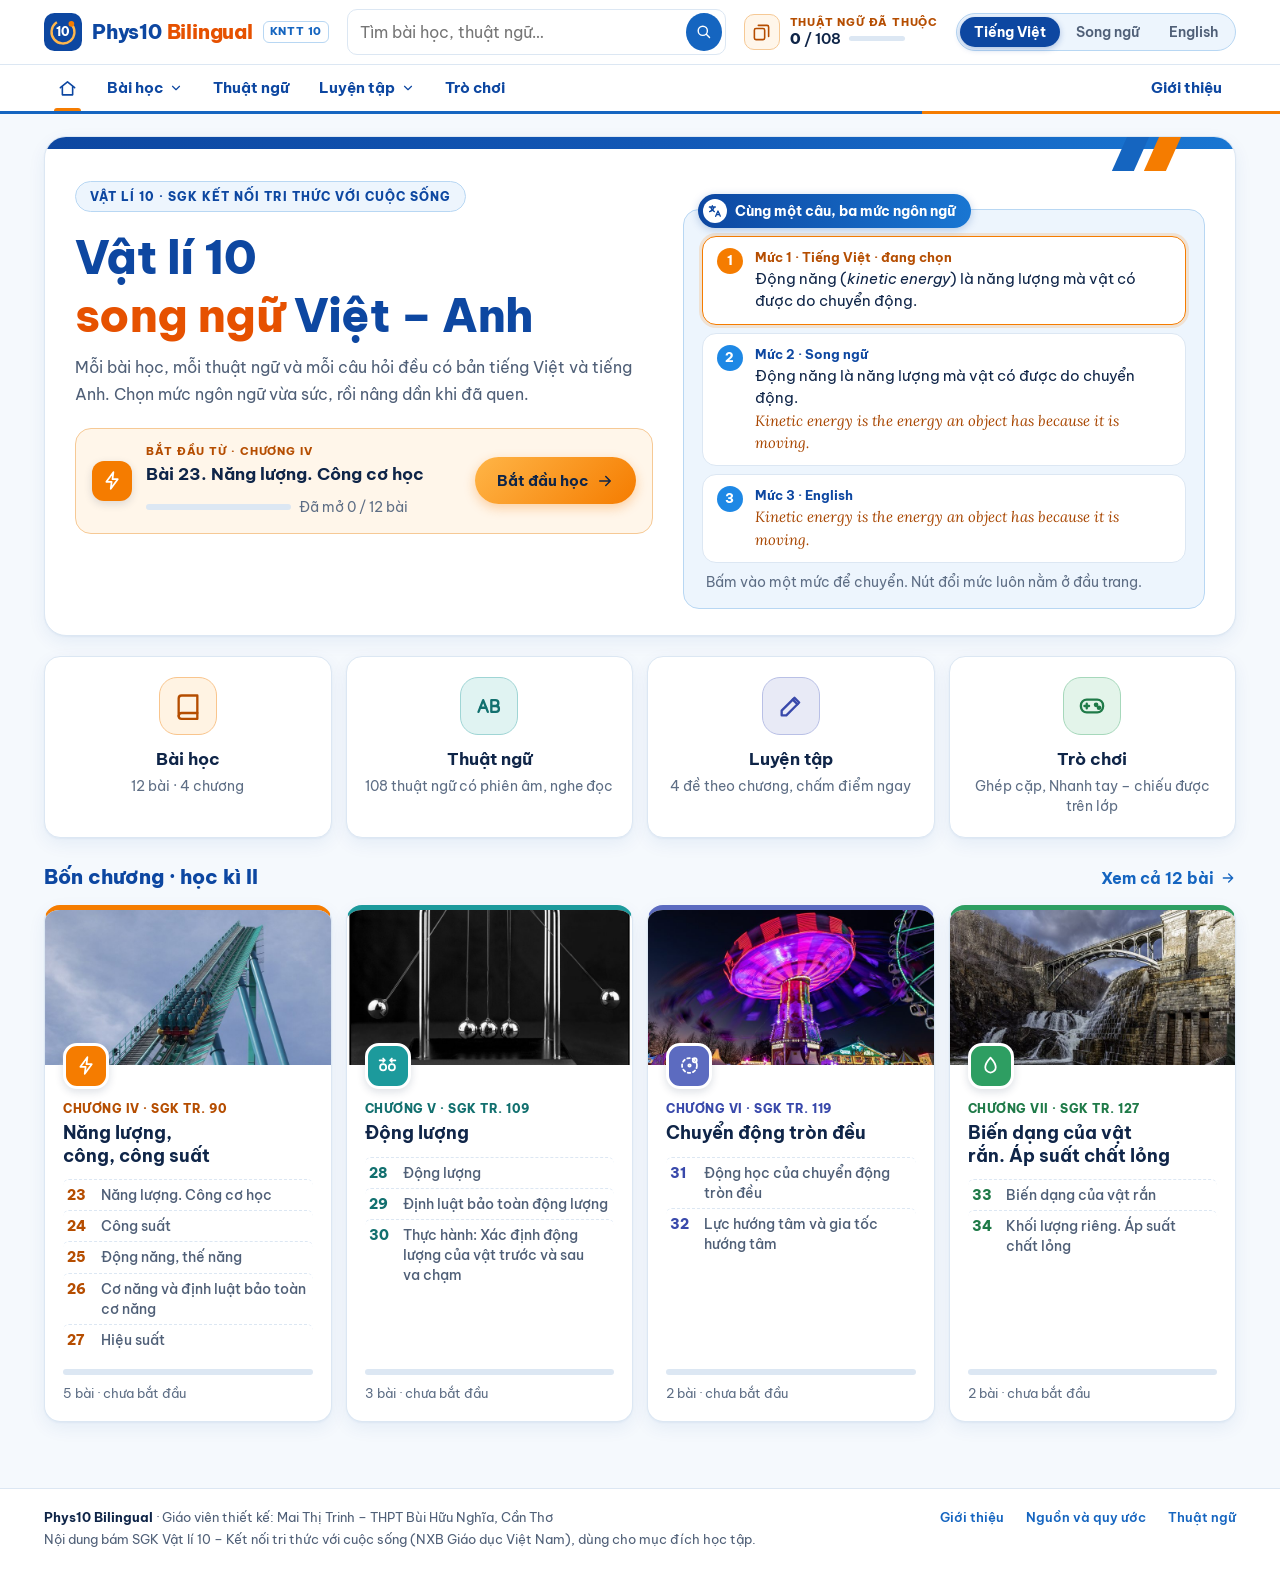
<file: index.html>
<!doctype html>
<html lang="vi">
<head>
<meta charset="utf-8">
<meta name="viewport" content="width=device-width, initial-scale=1">
<title>Trang chủ · Phys10 Bilingual</title>
<meta name="description" content="Học liệu song ngữ Việt – Anh môn Vật lí 10 (SGK Kết nối tri thức với cuộc sống).">
<meta name="theme-color" content="#0D47A1">
<link rel="icon" href="assets/icon.svg" type="image/svg+xml">
<link rel="apple-touch-icon" href="assets/icon-192.png">
<link rel="manifest" href="manifest.webmanifest">
<link rel="preconnect" href="https://fonts.googleapis.com">
<link rel="preconnect" href="https://fonts.gstatic.com" crossorigin>
<link rel="stylesheet" href="https://fonts.googleapis.com/css2?family=Be+Vietnam+Pro:wght@400;500;600;700;800&family=Lora:ital,wght@0,500;0,600;1,500;1,600&family=Charis+SIL:wght@400;700&display=swap" crossorigin>
<link rel="stylesheet" href="assets/app.css">
</head>
<body>
<main id="page" class="wrap"><div id="root"></div></main>
<noscript><p style="padding:20px">Trang này cần bật JavaScript để hiển thị nội dung.</p></noscript>
<script src="data/core.js"></script>
<script src="data/ch4.js"></script>
<script src="data/ch5.js"></script>
<script src="data/ch6.js"></script>
<script src="data/ch7.js"></script>
<script src="assets/app.js"></script>
<script>
(function () {
  const P = P10, E = P.esc, en = P.uiEn();
  const U = { // chữ riêng trang chủ
    eyebrow: ['Vật lí 10 · SGK Kết nối tri thức với cuộc sống', 'Physics 10 · Kết nối tri thức textbook'],
    h1: ['Vật lí 10<br><span>song ngữ</span> Việt – Anh', 'Physics 10<br><span>in two</span> languages'],
    lead: ['Mỗi bài học, mỗi thuật ngữ và mỗi câu hỏi đều có bản tiếng Việt và tiếng Anh. Chọn mức ngôn ngữ vừa sức, rồi nâng dần khi đã quen.',
      'Every lesson, term and question comes in Vietnamese and English. Choose the language level that suits you and move up as you gain confidence.'],
    start: ['Bắt đầu học', 'Start learning'], cont: ['Tiếp tục học', 'Continue'],
    doing: ['Em đang học dở', 'You were reading'], first: ['Bắt đầu từ', 'Start with'], opened: ['Đã mở', 'Opened'], of: ['bài', 'lessons'],
    lvT: ['Cùng một câu, ba mức ngôn ngữ', 'One sentence, three language levels'], cur: ['đang chọn', 'selected'], lvN: ['Mức', 'Level'],
    lvTip: ['Bấm vào một mức để chuyển. Nút đổi mức luôn nằm ở đầu trang.', 'Tap a level to switch. The level switch is always at the top of the page.'],
    tLes: ['Bài học', 'Lessons'], tTerms: ['Thuật ngữ', 'Glossary'], dTerms: ['thuật ngữ có phiên âm, nghe đọc', 'terms with IPA and audio'],
    tPrac: ['Luyện tập', 'Practice'], dPrac: ['4 đề theo chương, chấm điểm ngay', '4 chapter tests, marked instantly'],
    tGame: ['Trò chơi', 'Games'], dGame: ['Ghép cặp, Nhanh tay – chiếu được trên lớp', 'Match-up, Quick-fire – classroom ready'],
    chT: ['Bốn chương · học kì II', 'Four chapters · semester 2'], nLes: ['bài', 'lessons'], nCh: ['chương', 'chapters'],
    st: ['bài · đã mở', 'lessons · opened'], none: ['bài · chưa bắt đầu', 'lessons · not started']
  };
  const u = k => en ? U[k][1] : U[k][0];
  const prog = P.progress(); const last = P.get('last', null);
  const lastL = last && P.lessonMap[last];
  const cur = lastL || P.allLessons[0];
  const nOpen = P.allLessons.filter(l => prog[l.n]).length;
  const S = { vi: 'Động năng là năng lượng mà vật có được do chuyển động.', en: 'Kinetic energy is the energy an object has because it is moving.' };
  const lv = (l, i, name, body) => `<button type="button" class="lv${P.lang === l ? ' on' : ''}" data-lang="${l}" aria-pressed="${P.lang === l}"><span class="num-dot">${i}</span><span><b>${u('lvN')} ${i} · ${name}${P.lang === l ? ' · ' + u('cur') : ''}</b><span class="t">${body}</span></span></button>`;

  let h = `<section class="hero">
    <div>
      <span class="eyebrow-pill">${u('eyebrow')}</span>
      <h1>${u('h1')}</h1>
      <p class="lead">${u('lead')}</p>
      <div class="cont c${cur.chapter}">
        <span class="ch-ic">${P.icon(P.CH_ICON[cur.chapter])}</span>
        <div class="cont-t"><small>${lastL ? u('doing') : u('first')} · ${P.ui('chapter')} ${P.ROMAN[cur.chapter]}</small>
          <b>${P.ui('lesson')} ${cur.n}. ${E(P.T(cur))}</b>
          <span class="pbar"><i style="width:${nOpen / P.allLessons.length * 100}%"></i></span><span class="small muted">${u('opened')} ${nOpen} / ${P.allLessons.length} ${u('of')}</span></div>
        <a class="btn cta" href="bai.html?n=${cur.n}">${lastL ? u('cont') : u('start')} ${P.icon('arrow')}</a>
      </div>
    </div>
    <div class="panel has-lab levels">
      <div class="lab">${P.icon('lang')}<span>${u('lvT')}</span></div>
      ${lv('vi', 1, P.ui('lvVi'), 'Động năng (<i lang="en">kinetic energy</i>) là năng lượng mà vật có được do chuyển động.')}
      ${lv('bi', 2, P.ui('lvBi'), `${S.vi}<span class="en" lang="en">${S.en}</span>`)}
      ${lv('en', 3, P.ui('lvEn'), `<span class="en" lang="en">${S.en}</span>`)}
      <p class="small muted" style="margin:6px 4px 0">${u('lvTip')}</p>
    </div></section>`;

  h += `<div class="tiles">
    <a class="card tile lift c4" href="baihoc.html"><span class="ic">${P.icon('book')}</span><b>${u('tLes')}</b><span>${P.allLessons.length} ${u('nLes')} · ${P.chapters.length} ${u('nCh')}</span></a>
    <a class="card tile lift c5" href="thuatngu.html"><span class="ic">${P.icon('abc')}</span><b>${u('tTerms')}</b><span>${P.allTerms.length} ${u('dTerms')}</span></a>
    <a class="card tile lift c6" href="luyentap.html"><span class="ic">${P.icon('pen')}</span><b>${u('tPrac')}</b><span>${u('dPrac')}</span></a>
    <a class="card tile lift c7" href="trochoi.html"><span class="ic">${P.icon('game')}</span><b>${u('tGame')}</b><span>${u('dGame')}</span></a></div>`;

  h += `<div class="sec-head"><h2>${u('chT')}</h2><a href="baihoc.html">${P.ui('allLessons')} ${P.icon('arrow')}</a></div><div class="grid g4">`;
  P.chapters.forEach(c => {
    const done = c.lessons.filter(l => prog[l.n]).length;
    h += `<article class="chap lift c${c.n}"><a class="chap-art" href="baihoc.html#c${c.n}" tabindex="-1" aria-hidden="true">${P.pic(c.n)}</a>
      <div class="chap-b"><span class="ch-ic">${P.icon(P.CH_ICON[c.n])}</span>
        <small>${P.ui('chapter')} ${P.ROMAN[c.n]} · ${P.ui('page')} ${c.chapter.page}</small>
        <h3><a href="baihoc.html#c${c.n}">${E(P.T(c.chapter))}</a></h3>
        ${P.lang === 'bi' ? `<div class="en" lang="en">${E(c.chapter.en)}</div>` : ''}
        <ol class="chap-ls">${c.lessons.map(l => `<li><a href="bai.html?n=${l.n}"><b>${l.n}</b><span>${E(P.T(l))}</span>${prog[l.n] ? `<span class="ok-ic" title="${P.ui('done')}">${P.icon('check')}</span>` : ''}</a></li>`).join('')}</ol>
        <div class="pbar"><i style="width:${done / c.lessons.length * 100}%"></i></div>
        <div class="st">${c.lessons.length} ${done ? `${u('st')} ${done} / ${c.lessons.length}` : u('none')}</div></div></article>`;
  });
  h += `</div>`;
  document.getElementById('root').innerHTML = h;
  P.mount('home', { title: P.ui('home') });
})();
</script>
</body></html>
</file>
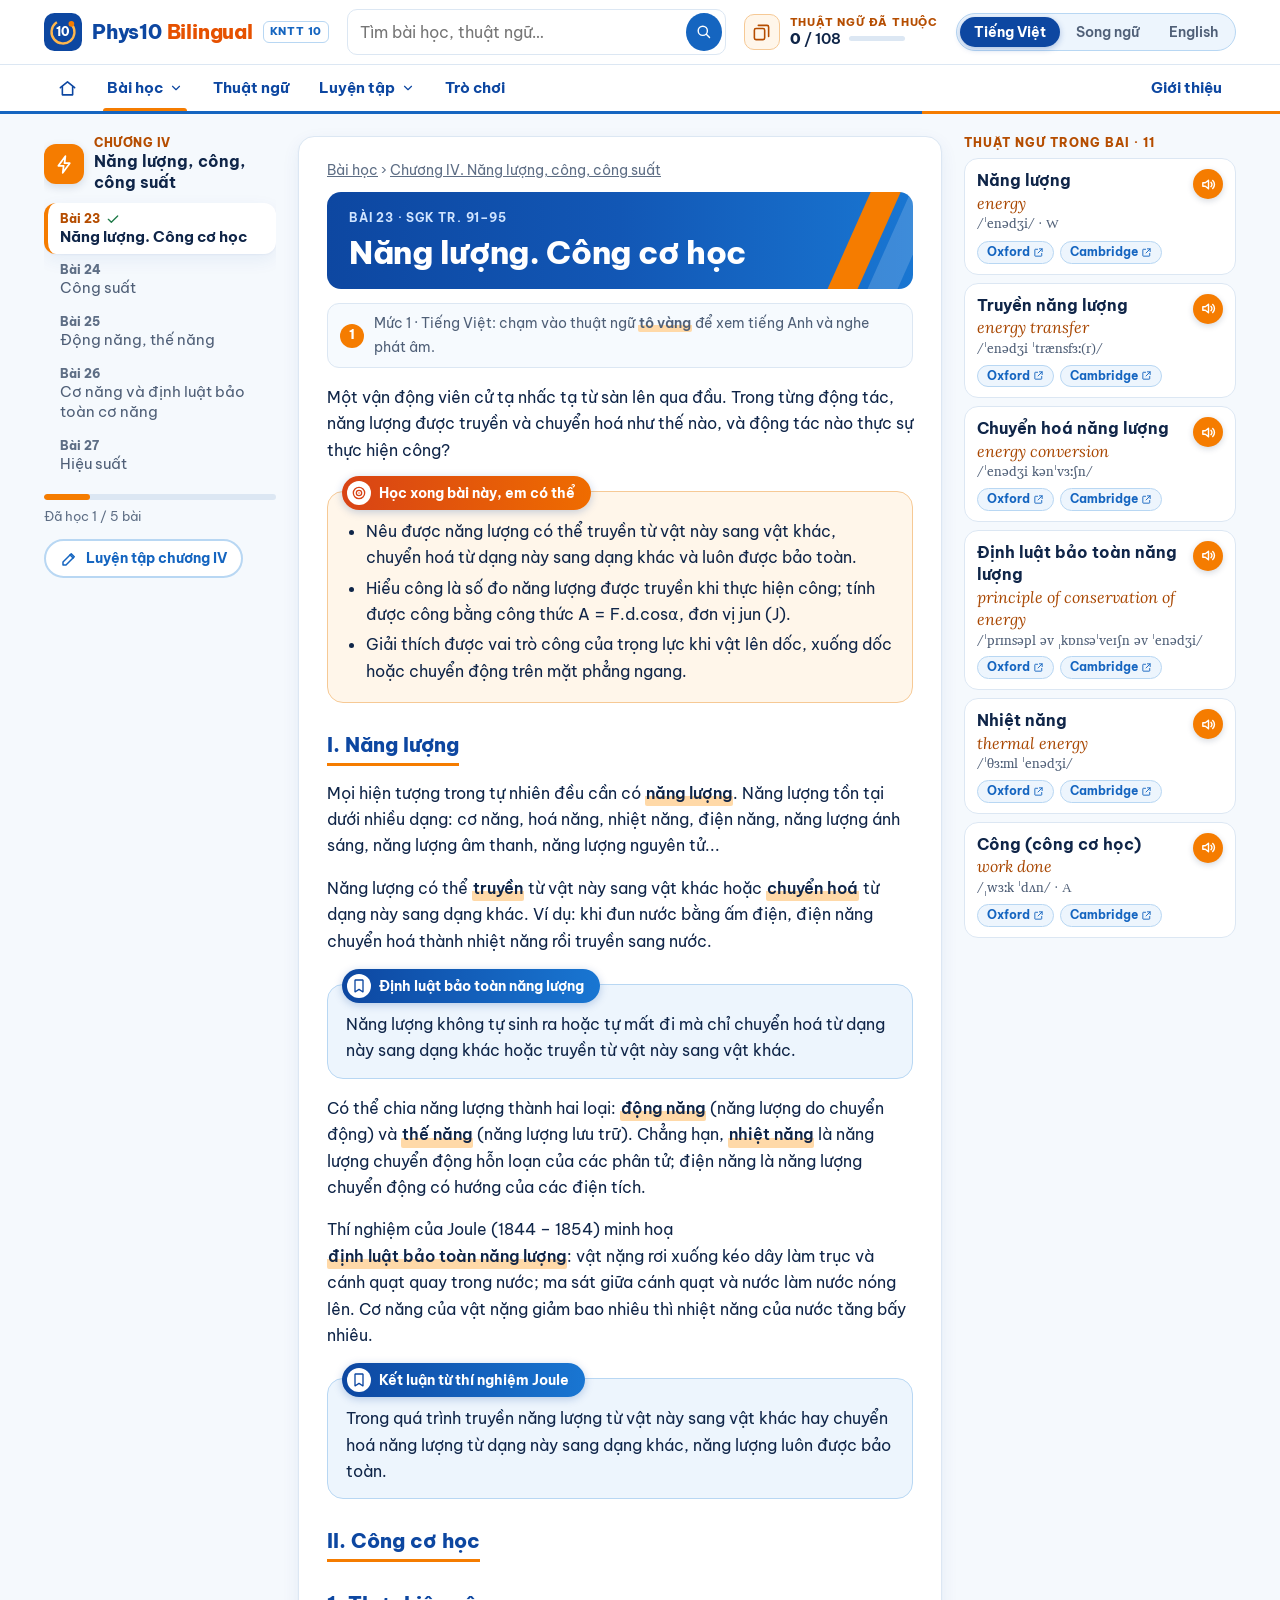
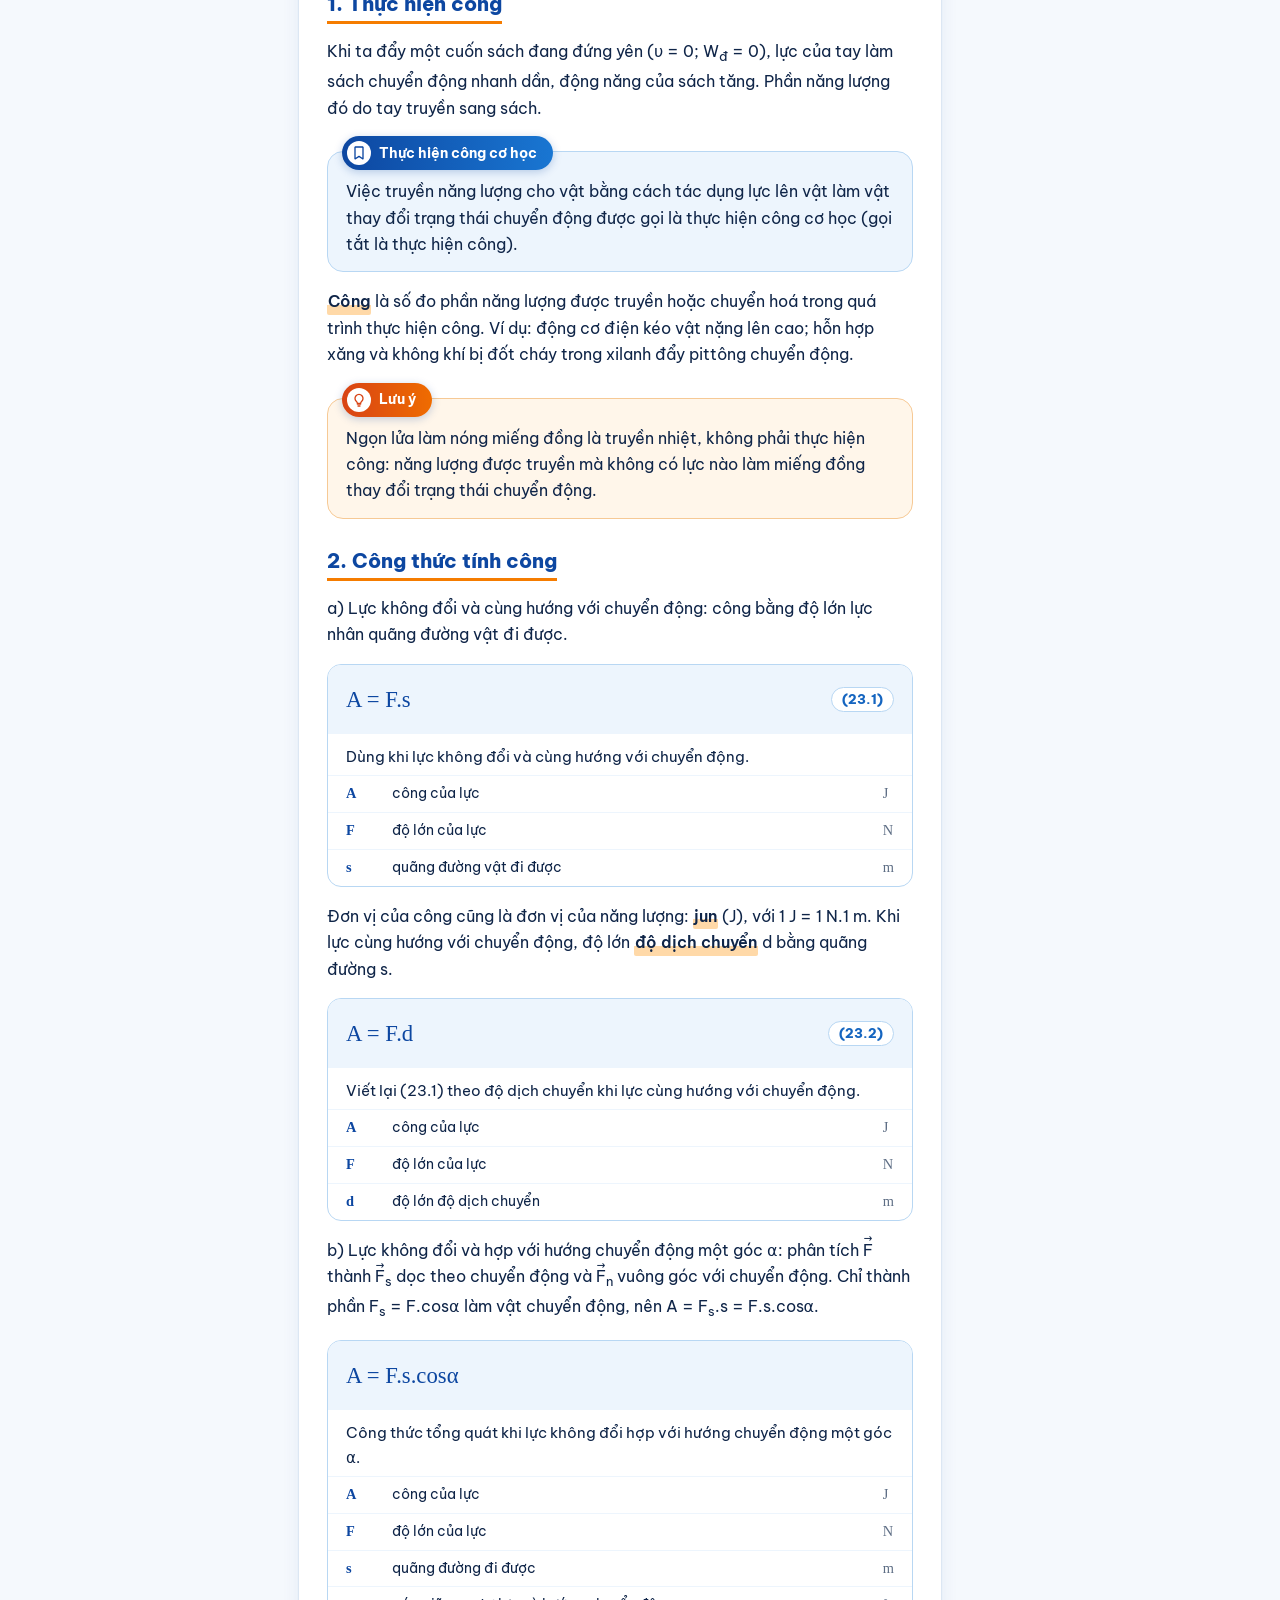
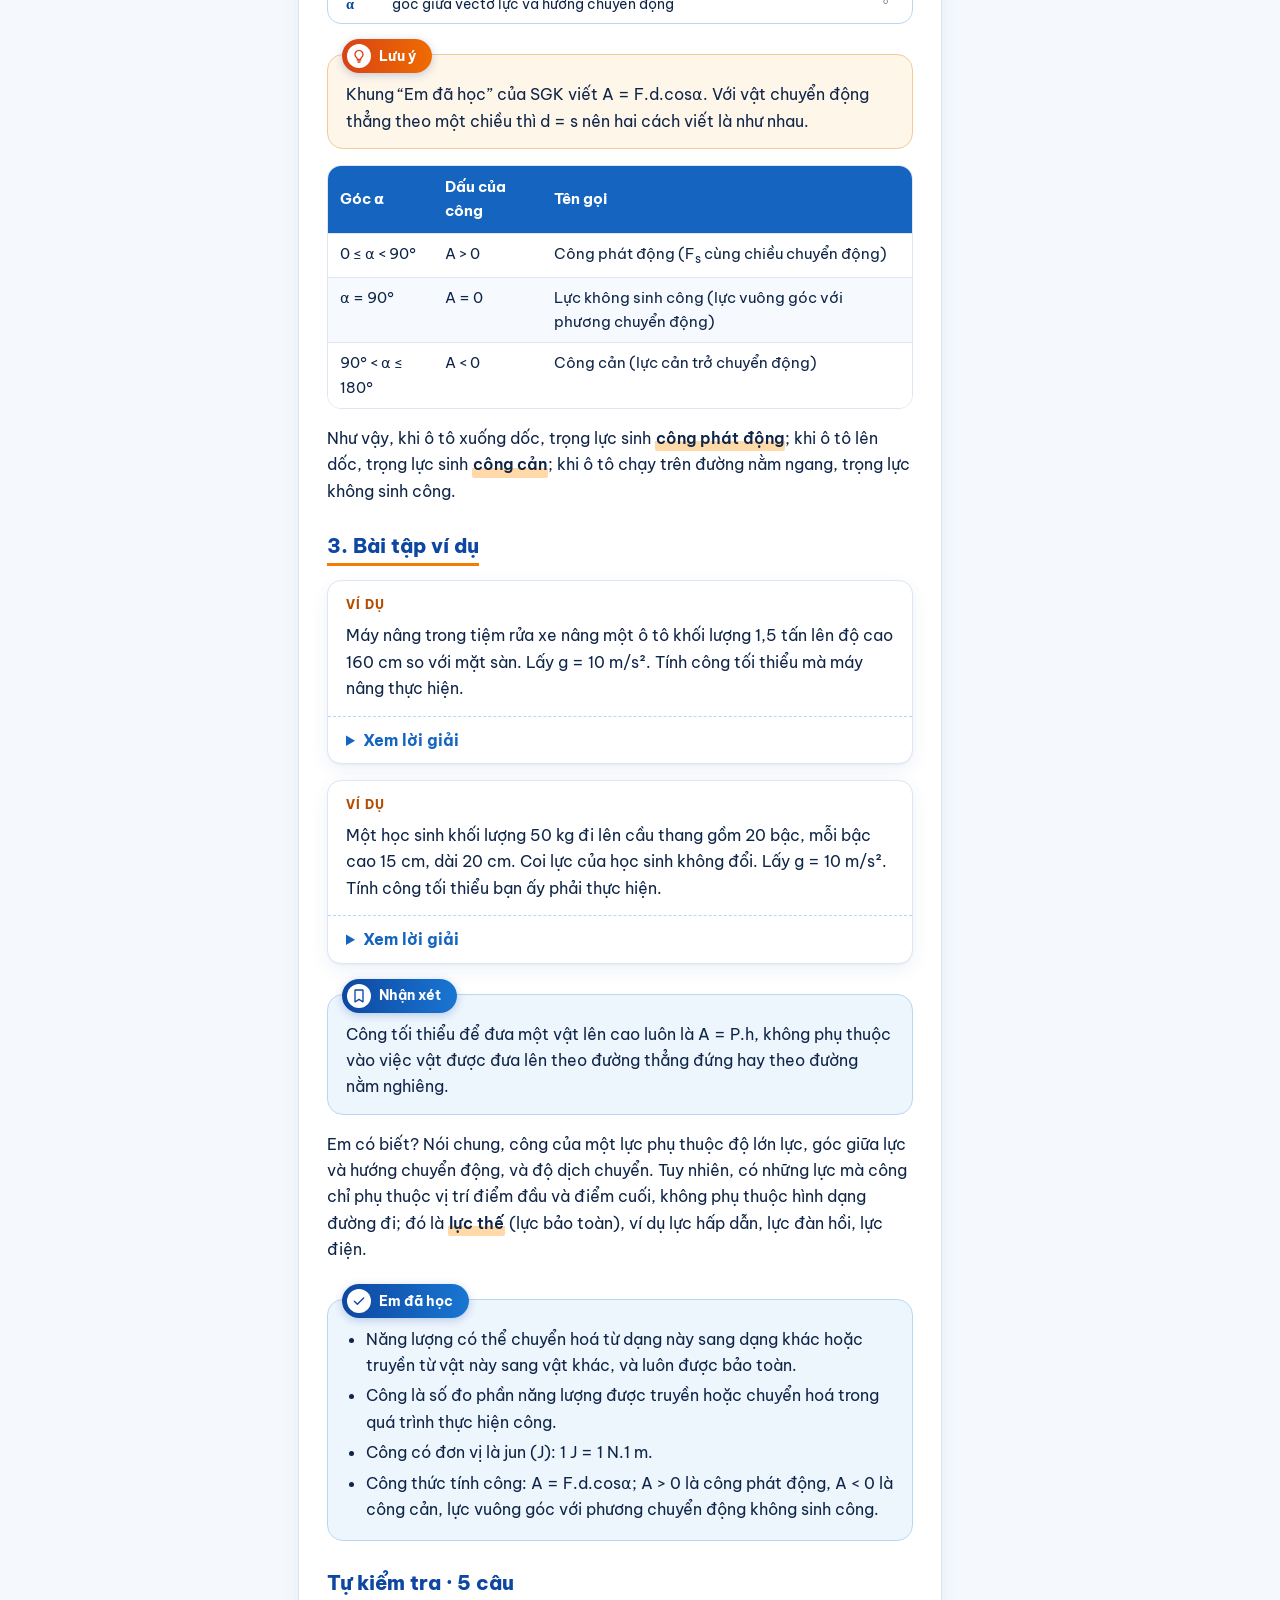
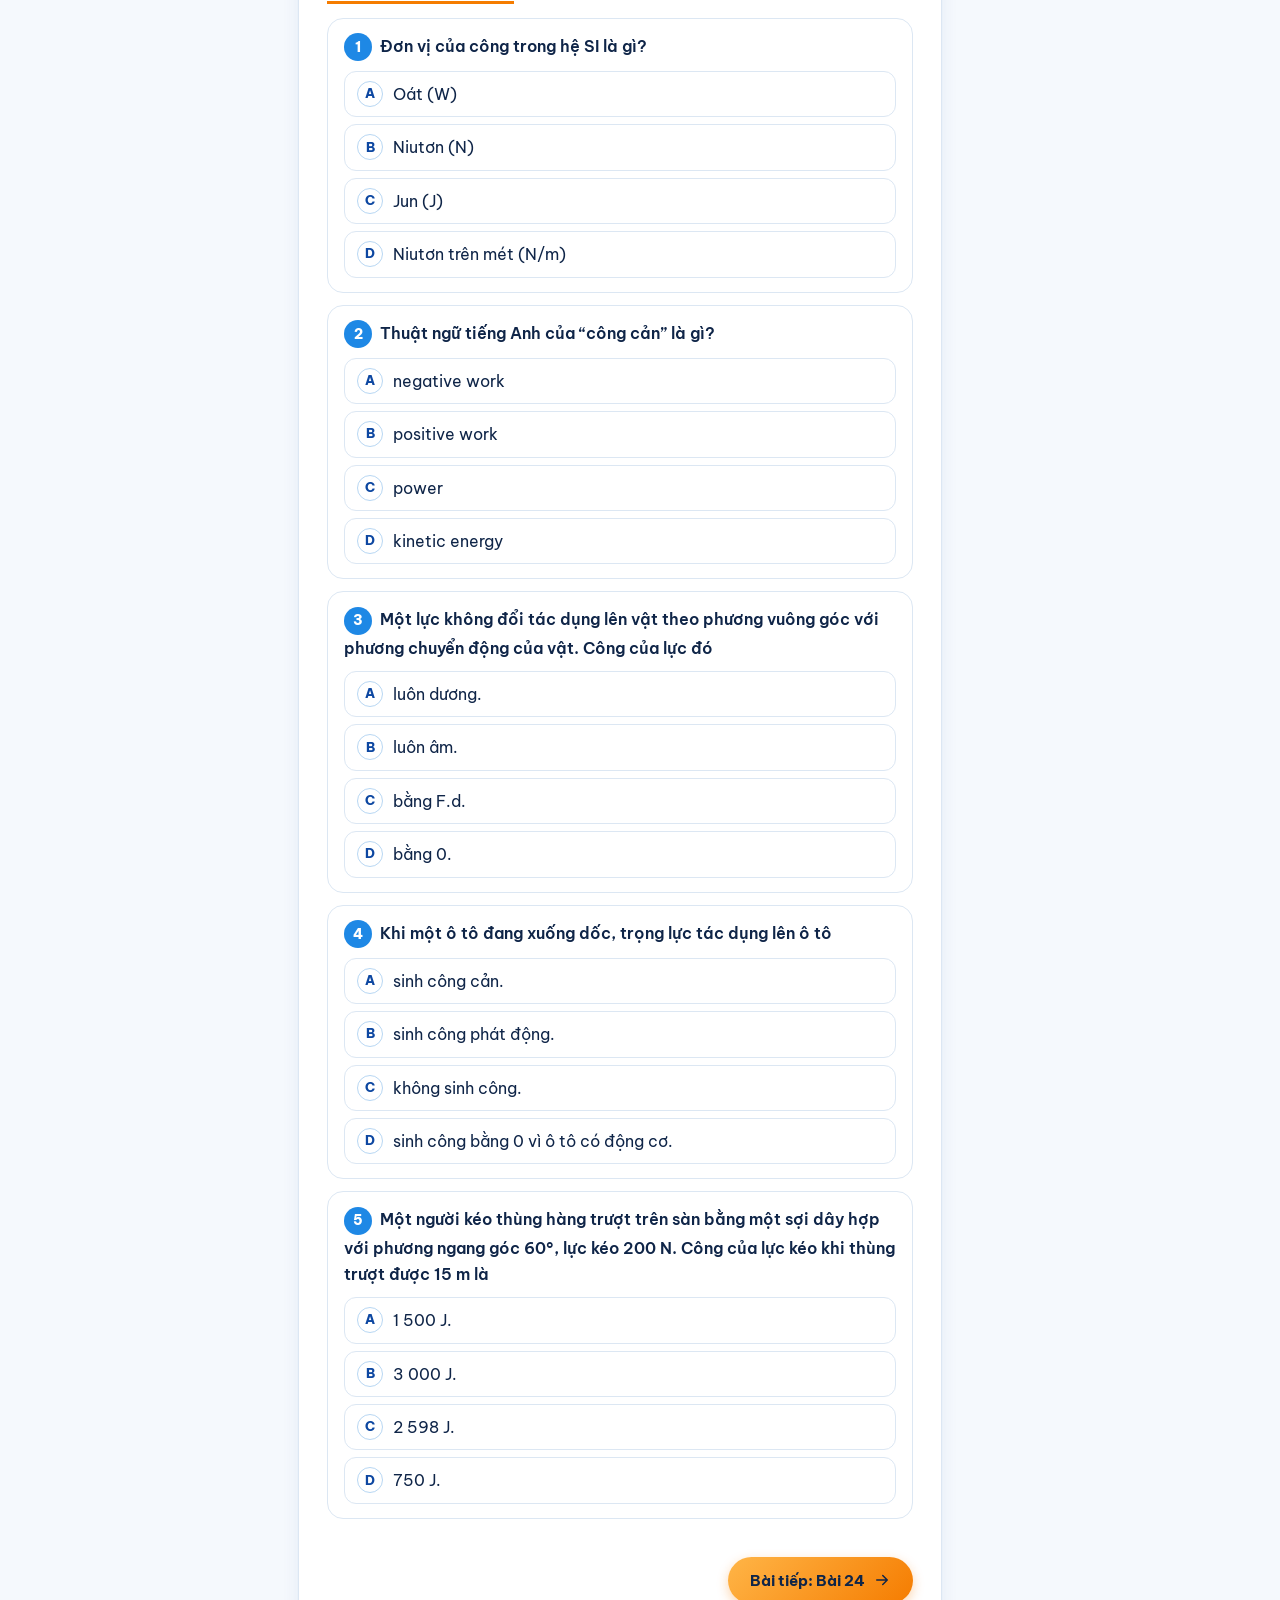
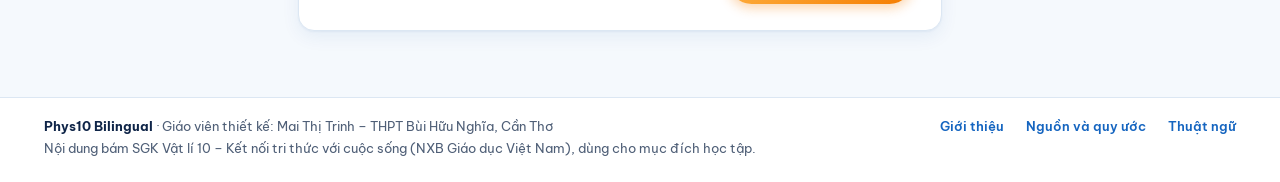
<file: bai.html>
<!doctype html>
<html lang="vi">
<head>
<meta charset="utf-8">
<meta name="viewport" content="width=device-width, initial-scale=1">
<title>Bài học · Phys10 Bilingual</title>
<meta name="description" content="Học liệu song ngữ Việt – Anh môn Vật lí 10 (SGK Kết nối tri thức với cuộc sống).">
<meta name="theme-color" content="#0D47A1">
<link rel="icon" href="assets/icon.svg" type="image/svg+xml">
<link rel="apple-touch-icon" href="assets/icon-192.png">
<link rel="manifest" href="manifest.webmanifest">
<link rel="preconnect" href="https://fonts.googleapis.com">
<link rel="preconnect" href="https://fonts.gstatic.com" crossorigin>
<link rel="stylesheet" href="https://fonts.googleapis.com/css2?family=Be+Vietnam+Pro:wght@400;500;600;700;800&family=Lora:ital,wght@0,500;0,600;1,500;1,600&family=Charis+SIL:wght@400;700&display=swap" crossorigin>
<link rel="stylesheet" href="assets/app.css">
</head>
<body>
<main id="page" class="wrap"><div id="root"></div></main>
<noscript><p style="padding:20px">Trang này cần bật JavaScript để hiển thị nội dung.</p></noscript>
<script src="data/core.js"></script>
<script src="data/ch4.js"></script>
<script src="data/ch5.js"></script>
<script src="data/ch6.js"></script>
<script src="data/ch7.js"></script>
<script src="assets/app.js"></script>
<script>
(function () {
  const P = P10, E = P.esc, en = P.uiEn();
  const n = +P.qs('n') || P.allLessons[0].n;
  const L = P.lessonMap[n] || P.allLessons[0];
  const C = P.chapters.find(c => c.n === L.chapter);
  const idx = P.allLessons.indexOf(L);
  const prev = P.allLessons[idx - 1], next = P.allLessons[idx + 1];
  P.markLesson(L.n, {});
  const prog = P.progress();
  const ng = b => b.ngoaiSGK ? ' ngoai' : '';
  const both = o => P.lang === 'bi' ? `${P.fmt(o.vi)}<div class="en" lang="en">${P.fmt(o.en)}</div>` : P.fmt(P.T(o));
  const fstr = f => typeof f === 'string' ? f : (en ? f.en : f.vi);
  const HINT = {
    vi: 'Mức 1 · Tiếng Việt: chạm vào thuật ngữ <span class="term" style="cursor:default">tô vàng</span> để xem tiếng Anh và nghe phát âm.',
    bi: 'Mức 2 · Song ngữ: mỗi đoạn tiếng Việt có bản tiếng Anh ngay bên dưới.',
    en: 'Level 3 · English: press <span class="hint-btn" style="margin:0">VI</span> for a Vietnamese hint; tap a <span class="term" style="cursor:default">highlighted</span> term for its meaning.'
  };

  function block(b) {
    switch (b.t) {
      case 'h': return `<h2 class="sec-title">${P.dual(b, { noHint: true })}</h2>`;
      case 'p': return `<div class="blk${ng(b)}">${P.dualBlock(b)}</div>`;
      case 'law': return `<div class="blk panel has-lab${ng(b)}"><div class="lab">${P.icon('law')}<span>${b.name ? P.dual(b.name, { inline: true, noHint: true }) : (en ? 'Key idea' : 'Ghi nhớ')}</span></div>${P.dualBlock(b)}</div>`;
      case 'note': return `<div class="blk panel orange has-lab${ng(b)}"><div class="lab orange">${P.icon('bulb')}<span>${en ? 'Note' : 'Lưu ý'}</span></div>${P.dualBlock(b)}</div>`;
      case 'f': {
        const rows = (b.sym || []).map(s => `<tr><td>${P.fm(s.s)}</td><td>${P.dual({ vi: s.vi, en: s.en }, { inline: true, noHint: true })}</td><td>${s.u ? P.fm(s.u) : ''}</td></tr>`).join('');
        return `<div class="blk formula${ng(b)}"><div class="fx">${P.fm(fstr(b.f))}${b.no ? `<span class="no">(${E(b.no)})</span>` : ''}</div>
          ${b.vi || b.en ? `<div class="fd">${P.dual(b)}</div>` : ''}${rows ? `<table>${rows}</table>` : ''}</div>`;
      }
      case 'table': {
        const th = b.head.map(c => `<th>${P.dual(c, { inline: true, noHint: true })}</th>`).join('');
        const tr = b.rows.map(r => `<tr>${r.map(c => `<td>${P.dual(c, { inline: P.lang === 'bi', noHint: true })}</td>`).join('')}</tr>`).join('');
        return `<div class="blk tbl${ng(b)}"><table><thead><tr>${th}</tr></thead><tbody>${tr}</tbody></table></div>`;
      }
      case 'ex': {
        const pick = k => P.lang === 'en' ? P.fmt(b.en[k]) : P.lang === 'bi' ? `${P.fmt(b.vi[k])}<div class="en" lang="en">${P.fmt(b.en[k])}</div>` : P.fmt(b.vi[k]);
        return `<div class="blk ex${ng(b)}"><div class="q"><div class="cap">${en ? 'Worked example' : 'Ví dụ'}</div>${pick('q')}</div><details><summary>${P.ui('showAns')}</summary><div class="a">${pick('a')}</div></details></div>`;
      }
      default: return '';
    }
  }

  /* Cột trái: các bài trong chương */
  const nDone = C.lessons.filter(l => prog[l.n]).length;
  const side = `<aside class="l-side c${C.n}" aria-label="${P.ui('chapter')} ${P.ROMAN[C.n]}">
    <div class="l-side-h"><span class="ch-ic">${P.icon(P.CH_ICON[C.n])}</span><div><small>${P.ui('chapter')} ${P.ROMAN[C.n]}</small><b>${E(P.T(C.chapter))}</b></div></div>
    <ol>${C.lessons.map(l => `<li><a href="bai.html?n=${l.n}"${l === L ? ' class="on" aria-current="page"' : ''}><small>${P.ui('lesson')} ${l.n}${prog[l.n] ? `<span class="ok-ic">${P.icon('check')}</span>` : ''}</small>${E(P.T(l))}</a></li>`).join('')}</ol>
    <div class="pbar"><i style="width:${nDone / C.lessons.length * 100}%"></i></div>
    <div class="st">${P.ui('done')} ${nDone} / ${C.lessons.length} ${en ? 'lessons' : 'bài'}</div>
    <a class="btn ghost sm" href="luyentap.html?c=${C.n}">${P.icon('pen')} ${P.ui('practice')} ${P.ui('chapter').toLowerCase()} ${P.ROMAN[C.n]}</a></aside>`;

  /* Cột giữa: nội dung bài */
  let h = `<div class="crumb"><a href="baihoc.html">${P.ui('lessons')}</a> › <a href="baihoc.html#c${C.n}">${P.ui('chapter')} ${P.ROMAN[C.n]}. ${E(P.T(C.chapter))}</a></div>
    <header class="lesson-head"><div class="meta">${P.ui('lesson')} ${L.n} · ${P.ui('page')} ${E(L.pages)}${L.practical ? ' · ' + P.ui('practical') : ''}</div>
    <h1>${E(P.T(L))}</h1>${P.lang === 'bi' ? `<div class="sub" lang="en">${E(L.en)}</div>` : en ? `<div class="sub" lang="vi" style="font-family:var(--font);font-style:normal;font-size:1rem">${E(L.vi)}</div>` : ''}</header>
    <div class="lv-hint"><span class="num-dot">${{ vi: 1, bi: 2, en: 3 }[P.lang]}</span><span>${HINT[P.lang]}</span></div>`;
  if (L.intro) h += `<div class="blk">${P.dualBlock(L.intro)}</div>`;
  if (L.goals) h += `<div class="panel orange has-lab goals"><div class="lab orange">${P.icon('target')}<span>${P.ui('goals')}</span></div><ul>${L.goals.map(g => `<li>${P.dual(g, { inline: true })}</li>`).join('')}</ul></div>`;
  h += L.blocks.map(block).join('');
  if (L.summary) h += `<section class="panel has-lab summary" style="margin-top:36px"><div class="lab">${P.icon('check')}<span>${P.ui('learned')}</span></div><ul>${L.summary.map(s => `<li>${both(s)}</li>`).join('')}</ul></section>`;
  if (L.check && L.check.length) {
    h += `<h2 class="sec-title" id="tu-kiem-tra">${P.ui('check')} · ${L.check.length} ${en ? 'questions' : 'câu'}</h2><div id="chk">${L.check.map((q, i) => P.mcqHTML(q, i)).join('')}</div>
      <div class="row"><b id="chkRes"></b><span class="spacer"></span><button type="button" class="btn ghost sm" id="chkRedo" hidden>${P.icon('redo')} ${P.ui('redo')}</button></div>`;
  }
  h += `<div class="l-nav">${prev ? `<a class="btn ghost" href="bai.html?n=${prev.n}">${P.icon('back')} ${P.ui('lesson')} ${prev.n}</a>` : ''}<span class="spacer"></span>
    ${next ? `<a class="btn cta" href="bai.html?n=${next.n}">${P.ui('next')}: ${P.ui('lesson')} ${next.n} ${P.icon('arrow')}</a>` : `<a class="btn cta" href="luyentap.html?c=${C.n}">${P.ui('practice')} ${P.icon('arrow')}</a>`}</div>`;

  /* Cột phải: thuật ngữ của bài, học tiếp */
  const ts = C.terms.filter(t => t.l === L.n);
  let aside = '';
  if (ts.length) aside += `<h2 class="cap">${P.ui('termOf')} · ${ts.length}</h2><div class="minis">${ts.map(t => `<div class="mini c${t.ch}"><div class="top"><div style="flex:1;min-width:0"><b${en ? ' lang="en"' : ''}>${E(en ? t.en : t.vi)}</b><span class="${en ? 'small muted' : 'en'}" style="display:block"${en ? '' : ' lang="en"'}>${E(en ? t.vi : t.en)}</span></div>${P.sayBtn(t.en)}</div>
      <div class="ipa">${E(t.ipa || '')}${t.sym ? ` · ${P.fm(t.sym)}` : ''}</div><div style="margin-top:5px">${P.dictHTML(t.en)}</div></div>`).join('')}</div>
    <p class="row" style="margin-top:10px"><a class="btn ghost sm" href="thuatngu.html?l=${L.n}&mode=flash">${P.icon('cards')} ${en ? 'Flashcards' : 'Thẻ ghi nhớ'}</a>
    <a class="btn ghost sm" href="trochoi.html?l=${L.n}">${P.icon('game')} ${en ? 'Term game' : 'Trò chơi'}</a></p>`;
  aside += `<div class="panel orange has-lab next-box"><div class="lab orange">${P.icon('arrow')}<span>${en ? 'Keep going' : 'Học tiếp'}</span></div>
    ${prev ? `<a class="nx" href="bai.html?n=${prev.n}">${P.icon('back')}<span><small>${P.ui('prev')}</small>${P.ui('lesson')} ${prev.n}. ${E(P.T(prev))}</span></a>` : ''}
    ${next ? `<a class="nx" href="bai.html?n=${next.n}">${P.icon('arrow')}<span><small>${P.ui('next')}</small>${P.ui('lesson')} ${next.n}. ${E(P.T(next))}</span></a>` : ''}
    <a class="nx" href="luyentap.html?c=${C.n}">${P.icon('pen')}<span><small>${en ? 'After the chapter' : 'Sau khi học xong chương'}</small>${P.ui('practice')} ${P.ui('chapter').toLowerCase()} ${P.ROMAN[C.n]}</span></a></div>`;

  document.getElementById('root').innerHTML = `<div class="lesson-grid">${side}<article class="card l-main c${C.n}">${h}</article><aside class="l-aside" aria-label="${P.ui('termOf')}">${aside}</aside></div>`;
  P.mount('lessons', { title: `${P.ui('lesson')} ${L.n}. ${P.T(L)}` });

  /* Tự kiểm tra: chấm ngay từng câu; câu đã chọn được giữ lại khi đổi mức ngôn ngữ hoặc tải lại trang */
  const chk = document.getElementById('chk');
  if (chk) {
    const key = 'chk-' + L.n, res = document.getElementById('chkRes'), redo = document.getElementById('chkRedo');
    let picks = P.sget(key, {}), done = 0, right = 0;
    const answer = (i, k) => {
      const item = chk.querySelector(`.q-item[data-q="${i}"]`), q = L.check[i];
      if (!item || !q || item.dataset.done) return;
      item.dataset.done = 1; done++;
      item.querySelectorAll('.opt').forEach(o => { o.disabled = true; if (+o.dataset.k === q.a) o.classList.add('right'); else if (+o.dataset.k === k) o.classList.add('wrong'); });
      const ok = k === q.a; if (ok) right++;
      const w = item.querySelector('.why'); w.hidden = false; w.classList.toggle('bad', !ok);
      w.innerHTML = `<b>${ok ? P.ui('correct') : P.ui('wrong')}.</b> ${both(q.why)}`;
      res.textContent = `${right}/${done}` + (done === L.check.length ? (en ? ' correct.' : ' câu đúng.') : '');
      redo.hidden = false;
    };
    Object.keys(picks).forEach(i => answer(+i, picks[i]));
    chk.addEventListener('click', e => {
      const b = e.target.closest('.opt'); if (!b) return;
      const item = b.closest('.q-item'); if (item.dataset.done) return;
      const i = +item.dataset.q, k = +b.dataset.k;
      answer(i, k); picks[i] = k; P.sset(key, picks);
      if (done === L.check.length) P.markLesson(L.n, { check: right });
    });
    redo.addEventListener('click', () => {
      picks = {}; done = 0; right = 0; P.sset(key, null);
      chk.innerHTML = L.check.map((q, i) => P.mcqHTML(q, i)).join('');
      res.textContent = ''; redo.hidden = true;
      document.getElementById('tu-kiem-tra').scrollIntoView({ block: 'start' });
    });
  }
})();
</script>
</body></html>
</file>
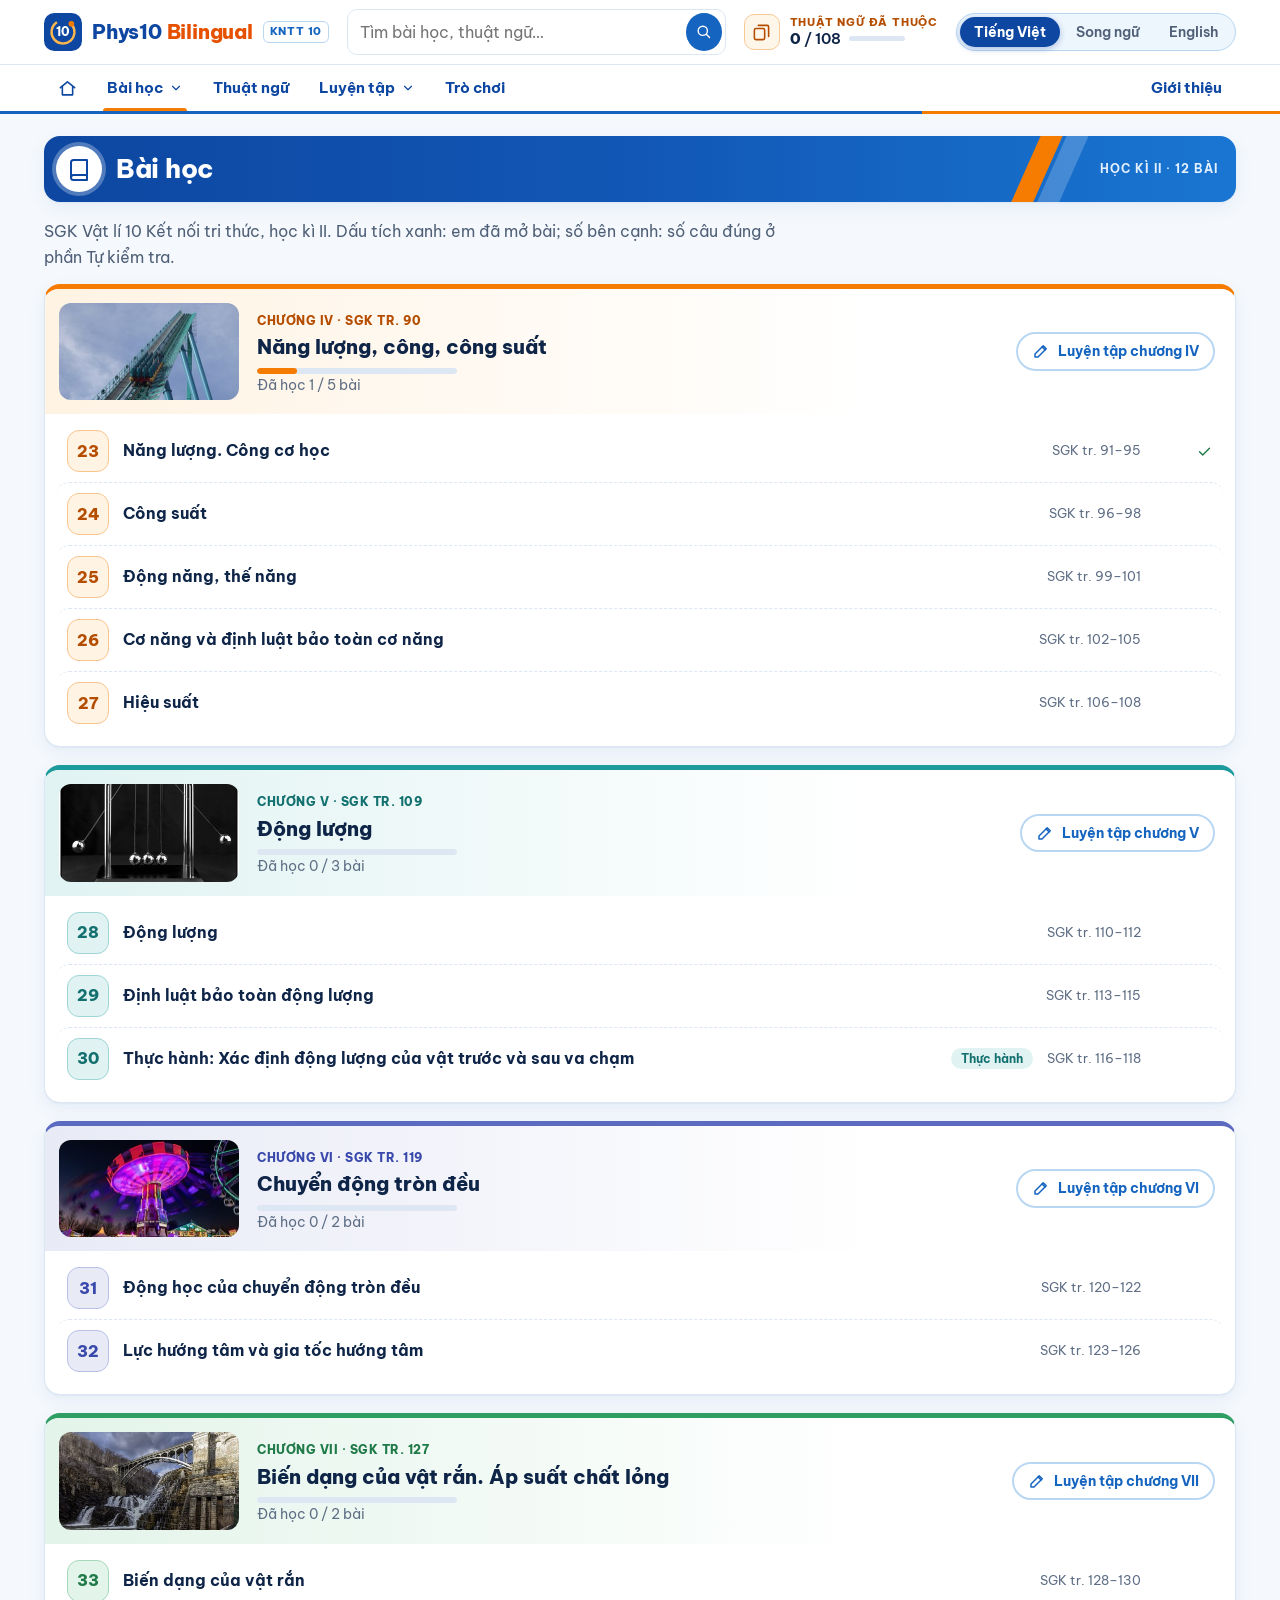
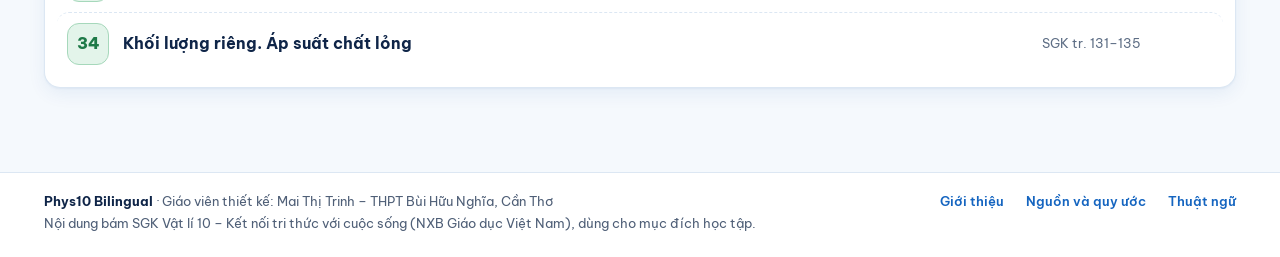
<file: baihoc.html>
<!doctype html>
<html lang="vi">
<head>
<meta charset="utf-8">
<meta name="viewport" content="width=device-width, initial-scale=1">
<title>Bài học · Phys10 Bilingual</title>
<meta name="description" content="Học liệu song ngữ Việt – Anh môn Vật lí 10 (SGK Kết nối tri thức với cuộc sống).">
<meta name="theme-color" content="#0D47A1">
<link rel="icon" href="assets/icon.svg" type="image/svg+xml">
<link rel="apple-touch-icon" href="assets/icon-192.png">
<link rel="manifest" href="manifest.webmanifest">
<link rel="preconnect" href="https://fonts.googleapis.com">
<link rel="preconnect" href="https://fonts.gstatic.com" crossorigin>
<link rel="stylesheet" href="https://fonts.googleapis.com/css2?family=Be+Vietnam+Pro:wght@400;500;600;700;800&family=Lora:ital,wght@0,500;0,600;1,500;1,600&family=Charis+SIL:wght@400;700&display=swap" crossorigin>
<link rel="stylesheet" href="assets/app.css">
</head>
<body>
<main id="page" class="wrap"><div id="root"></div></main>
<noscript><p style="padding:20px">Trang này cần bật JavaScript để hiển thị nội dung.</p></noscript>
<script src="data/core.js"></script>
<script src="data/ch4.js"></script>
<script src="data/ch5.js"></script>
<script src="data/ch6.js"></script>
<script src="data/ch7.js"></script>
<script src="assets/app.js"></script>
<script>
(function () {
  const P = P10, E = P.esc, en = P.uiEn(), prog = P.progress();
  let h = `<div class="page-hero"><span class="hero-ic">${P.icon('book')}</span><h1>${P.ui('lessons')}</h1><span class="eyebrow">${en ? 'Semester 2' : 'Học kì II'} · ${P.allLessons.length} ${en ? 'lessons' : 'bài'}</span></div>
    <p class="lead">${en ? 'Vật lí 10 textbook (Kết nối tri thức), semester 2. A green tick means you have opened the lesson; the number is your score on "Check yourself".' : 'SGK Vật lí 10 Kết nối tri thức, học kì II. Dấu tích xanh: em đã mở bài; số bên cạnh: số câu đúng ở phần Tự kiểm tra.'}</p>`;
  P.chapters.forEach(c => {
    const done = c.lessons.filter(l => prog[l.n]).length;
    h += `<section class="card ch-sec c${c.n}" id="c${c.n}">
      <header class="ch-sec-h">${P.pic(c.n, true)}
        <div><small>${P.ui('chapter')} ${P.ROMAN[c.n]} · ${P.ui('page')} ${c.chapter.page}</small>
          <h2>${E(P.T(c.chapter))}</h2>${P.lang === 'bi' ? `<div class="en" lang="en">${E(c.chapter.en)}</div>` : ''}
          <div class="pbar"><i style="width:${done / c.lessons.length * 100}%"></i></div>
          <div class="small muted">${P.ui('done')} ${done} / ${c.lessons.length} ${en ? 'lessons' : 'bài'}</div></div>
        <a class="btn ghost sm" href="luyentap.html?c=${c.n}">${P.icon('pen')} ${P.ui('practice')} ${P.ui('chapter').toLowerCase()} ${P.ROMAN[c.n]}</a></header>
      <div class="l-rows">${c.lessons.map(l => {
        const p = prog[l.n];
        return `<a class="l-row" href="bai.html?n=${l.n}"><span class="l-n">${l.n}</span>
          <span class="l-t"><b>${E(P.T(l))}</b>${P.lang === 'bi' ? `<span class="en" lang="en">${E(l.en)}</span>` : ''}</span>
          ${l.practical ? `<span class="pill">${P.ui('practical')}</span>` : ''}<span class="l-pg">${P.ui('page')} ${E(l.pages)}</span>
          <span class="l-st">${p ? `${P.icon('check')}${p.check != null ? `${p.check}/${l.check.length}` : ''}` : ''}</span></a>`;
      }).join('')}</div></section>`;
  });
  document.getElementById('root').innerHTML = h;
  P.mount('lessons', { title: P.ui('lessons') });
  if (location.hash) { const el = document.getElementById(location.hash.slice(1)); if (el) el.scrollIntoView(); }
})();
</script>
</body></html>
</file>
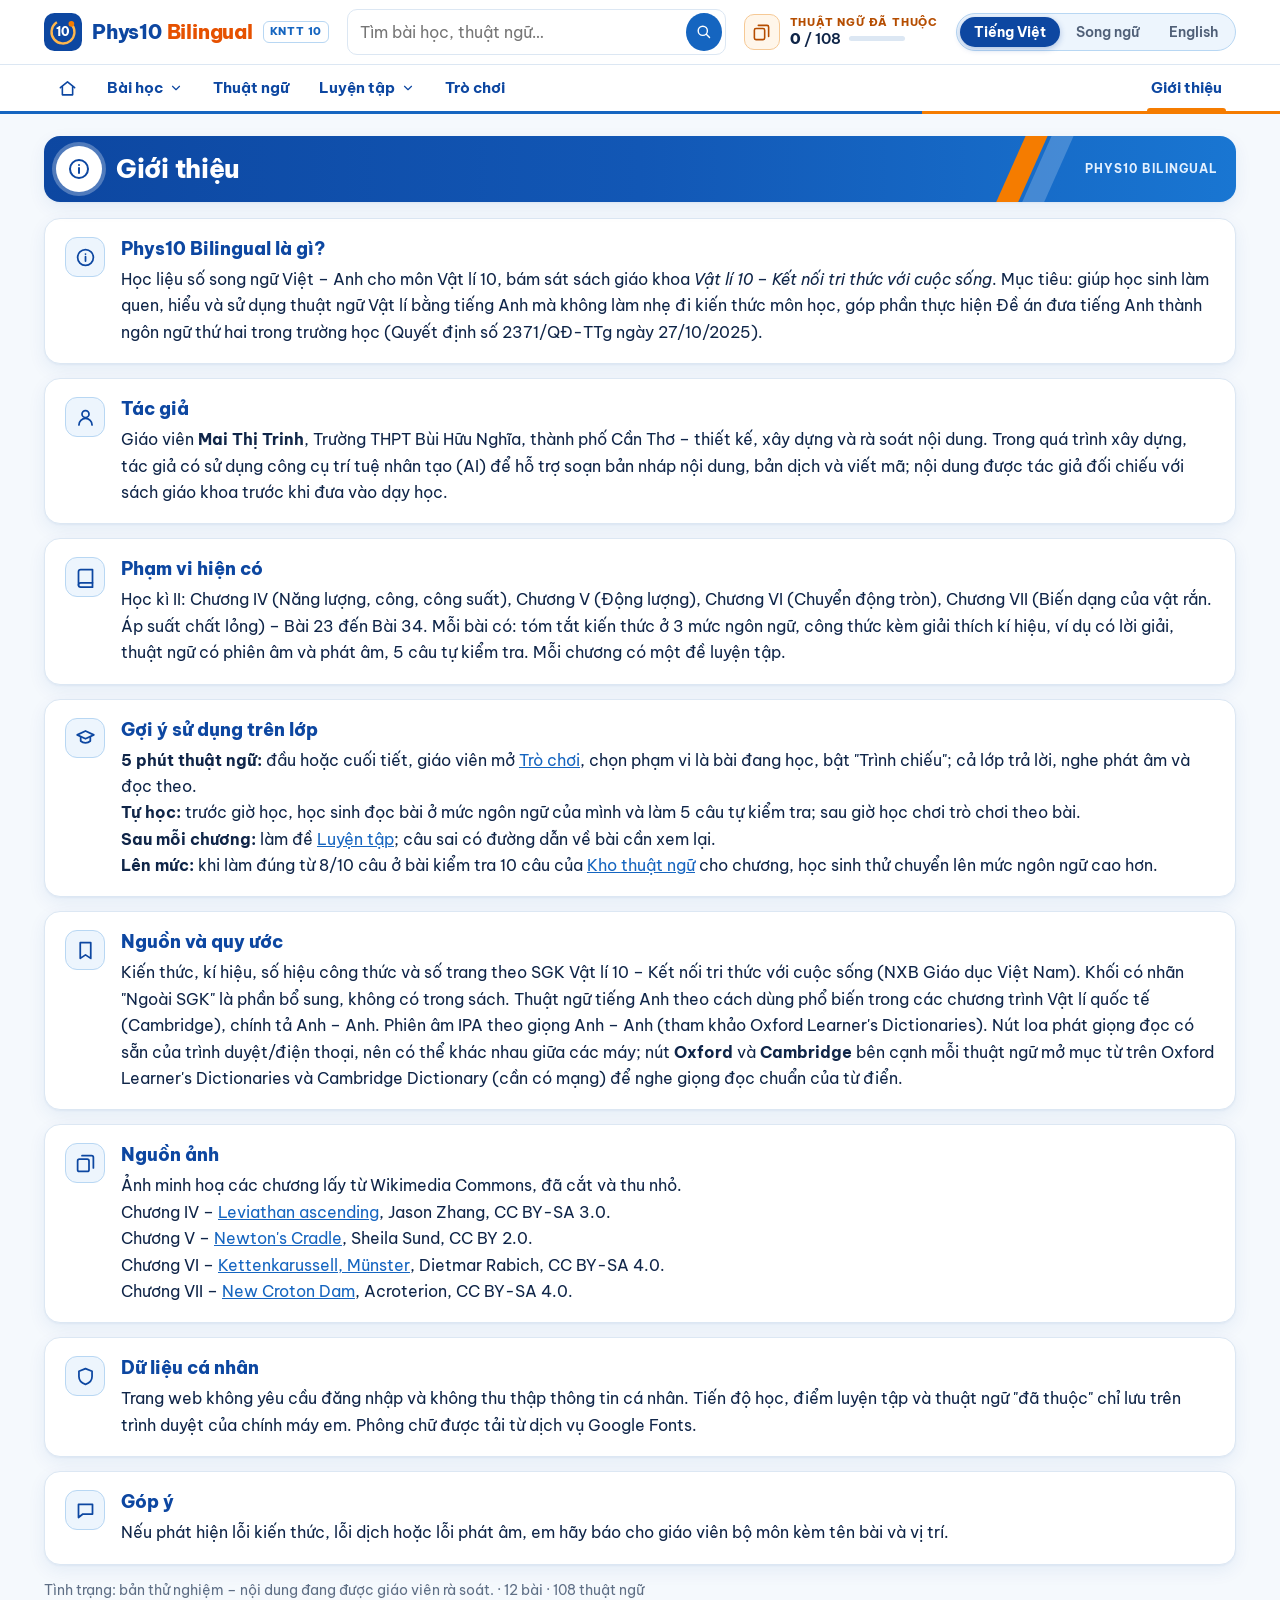
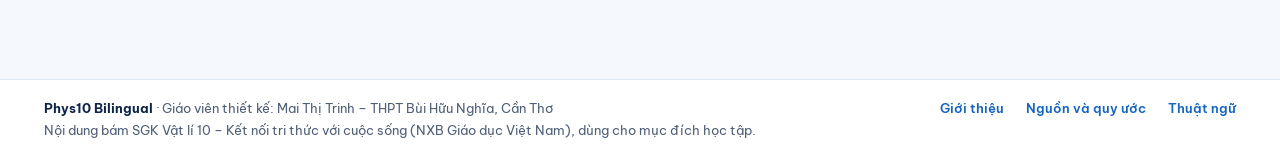
<file: gioithieu.html>
<!doctype html>
<html lang="vi">
<head>
<meta charset="utf-8">
<meta name="viewport" content="width=device-width, initial-scale=1">
<title>Giới thiệu · Phys10 Bilingual</title>
<meta name="description" content="Học liệu song ngữ Việt – Anh môn Vật lí 10 (SGK Kết nối tri thức với cuộc sống).">
<meta name="theme-color" content="#0D47A1">
<link rel="icon" href="assets/icon.svg" type="image/svg+xml">
<link rel="apple-touch-icon" href="assets/icon-192.png">
<link rel="manifest" href="manifest.webmanifest">
<link rel="preconnect" href="https://fonts.googleapis.com">
<link rel="preconnect" href="https://fonts.gstatic.com" crossorigin>
<link rel="stylesheet" href="https://fonts.googleapis.com/css2?family=Be+Vietnam+Pro:wght@400;500;600;700;800&family=Lora:ital,wght@0,500;0,600;1,500;1,600&family=Charis+SIL:wght@400;700&display=swap" crossorigin>
<link rel="stylesheet" href="assets/app.css">
</head>
<body>
<main id="page" class="wrap"><div id="root"></div></main>
<noscript><p style="padding:20px">Trang này cần bật JavaScript để hiển thị nội dung.</p></noscript>
<script src="data/core.js"></script>
<script src="data/ch4.js"></script>
<script src="data/ch5.js"></script>
<script src="data/ch6.js"></script>
<script src="data/ch7.js"></script>
<script src="assets/app.js"></script>
<script>
(function () {
  const P = P10, en = P.uiEn();
  P.mount('about', { title: P.ui('about') });
  const S = [
    { id: 'la-gi', ic: 'info', h: ['Phys10 Bilingual là gì?', 'What is Phys10 Bilingual?'],
      p: ['Học liệu số song ngữ Việt – Anh cho môn Vật lí 10, bám sát sách giáo khoa <i>Vật lí 10 – Kết nối tri thức với cuộc sống</i>. Mục tiêu: giúp học sinh làm quen, hiểu và sử dụng thuật ngữ Vật lí bằng tiếng Anh mà không làm nhẹ đi kiến thức môn học, góp phần thực hiện Đề án đưa tiếng Anh thành ngôn ngữ thứ hai trong trường học (Quyết định số 2371/QĐ-TTg ngày 27/10/2025).',
        'A Vietnamese–English digital resource for Physics 10, following the textbook <i>Vật lí 10 – Kết nối tri thức với cuộc sống</i>. It helps students get to know, understand and use physics terms in English while keeping the physics content complete.'] },
    { id: 'tac-gia', ic: 'user', h: ['Tác giả', 'Author'],
      p: ['Giáo viên <b>Mai Thị Trinh</b>, Trường THPT Bùi Hữu Nghĩa, thành phố Cần Thơ – thiết kế, xây dựng và rà soát nội dung. Trong quá trình xây dựng, tác giả có sử dụng công cụ trí tuệ nhân tạo (AI) để hỗ trợ soạn bản nháp nội dung, bản dịch và viết mã; nội dung được tác giả đối chiếu với sách giáo khoa trước khi đưa vào dạy học.',
        'Teacher <b>Mai Thị Trinh</b>, Bùi Hữu Nghĩa High School, Cần Thơ – design, development and content review. Artificial intelligence (AI) tools were used to help draft content, translations and code; the author checks the content against the textbook before using it in class.'] },
    { id: 'pham-vi', ic: 'book', h: ['Phạm vi hiện có', 'Current scope'],
      p: ['Học kì II: Chương IV (Năng lượng, công, công suất), Chương V (Động lượng), Chương VI (Chuyển động tròn), Chương VII (Biến dạng của vật rắn. Áp suất chất lỏng) – Bài 23 đến Bài 34. Mỗi bài có: tóm tắt kiến thức ở 3 mức ngôn ngữ, công thức kèm giải thích kí hiệu, ví dụ có lời giải, thuật ngữ có phiên âm và phát âm, 5 câu tự kiểm tra. Mỗi chương có một đề luyện tập.',
        'Semester 2: Chapters IV–VII (Lessons 23–34). Each lesson has a summary at three language levels, formulas with symbols explained, worked examples, key terms with IPA and audio, and 5 self-check questions. Each chapter has a practice test.'] },
    { id: 'tren-lop', ic: 'school', h: ['Gợi ý sử dụng trên lớp', 'Classroom use'],
      p: ['<b>5 phút thuật ngữ:</b> đầu hoặc cuối tiết, giáo viên mở <a href="trochoi.html">Trò chơi</a>, chọn phạm vi là bài đang học, bật "Trình chiếu"; cả lớp trả lời, nghe phát âm và đọc theo.<br><b>Tự học:</b> trước giờ học, học sinh đọc bài ở mức ngôn ngữ của mình và làm 5 câu tự kiểm tra; sau giờ học chơi trò chơi theo bài.<br><b>Sau mỗi chương:</b> làm đề <a href="luyentap.html">Luyện tập</a>; câu sai có đường dẫn về bài cần xem lại.<br><b>Lên mức:</b> khi làm đúng từ 8/10 câu ở bài kiểm tra 10 câu của <a href="thuatngu.html?mode=test">Kho thuật ngữ</a> cho chương, học sinh thử chuyển lên mức ngôn ngữ cao hơn.',
        '<b>5-minute terms:</b> at the start or end of a lesson, open <a href="trochoi.html">Games</a>, choose the current lesson and turn on "Projector".<br><b>Self-study:</b> read the lesson at your level and do the 5 check questions; play a term game afterwards.<br><b>After each chapter:</b> take the <a href="luyentap.html">practice test</a>.<br><b>Moving up:</b> when you score 8/10 or more on the chapter\'s 10-question <a href="thuatngu.html?mode=test">glossary test</a>, try the next language level.'] },
    { id: 'nguon', ic: 'law', h: ['Nguồn và quy ước', 'Sources and conventions'],
      p: ['Kiến thức, kí hiệu, số hiệu công thức và số trang theo SGK Vật lí 10 – Kết nối tri thức với cuộc sống (NXB Giáo dục Việt Nam). Khối có nhãn "Ngoài SGK" là phần bổ sung, không có trong sách. Thuật ngữ tiếng Anh theo cách dùng phổ biến trong các chương trình Vật lí quốc tế (Cambridge), chính tả Anh – Anh. Phiên âm IPA theo giọng Anh – Anh (tham khảo Oxford Learner\'s Dictionaries). Nút loa phát giọng đọc có sẵn của trình duyệt/điện thoại, nên có thể khác nhau giữa các máy; nút <b>Oxford</b> và <b>Cambridge</b> bên cạnh mỗi thuật ngữ mở mục từ trên Oxford Learner\'s Dictionaries và Cambridge Dictionary (cần có mạng) để nghe giọng đọc chuẩn của từ điển.',
        'Physics content, symbols, equation numbers and page numbers follow the Vật lí 10 textbook (Kết nối tri thức). Blocks labelled "Beyond textbook" are extra material. English terms follow common international usage (Cambridge), British spelling. IPA shows British pronunciation (based on Oxford Learner\'s Dictionaries). The speaker button uses your device\'s built-in voice, so it may sound different on different devices; the <b>Oxford</b> and <b>Cambridge</b> buttons next to each term open the entry on Oxford Learner\'s Dictionaries and Cambridge Dictionary (internet needed) so you can hear the dictionary\'s own recording.'] },
    { id: 'nguon-anh', ic: 'cards', h: ['Nguồn ảnh', 'Image credits'],
      p: ['Ảnh minh hoạ các chương lấy từ Wikimedia Commons, đã cắt và thu nhỏ.<br>Chương IV – <a href="https://commons.wikimedia.org/wiki/File:Leviathan_ascending_(2).jpg" target="_blank" rel="noopener">Leviathan ascending</a>, Jason Zhang, CC BY-SA 3.0.<br>Chương V – <a href="https://commons.wikimedia.org/wiki/File:Newton%27s_Cradle_(15221366308).jpg" target="_blank" rel="noopener">Newton\'s Cradle</a>, Sheila Sund, CC BY 2.0.<br>Chương VI – <a href="https://commons.wikimedia.org/wiki/File:M%C3%BCnster,_Schlossplatz,_Herbstsend,_Kettenkarussell_--_2024_--_6459.jpg" target="_blank" rel="noopener">Kettenkarussell, Münster</a>, Dietmar Rabich, CC BY-SA 4.0.<br>Chương VII – <a href="https://commons.wikimedia.org/wiki/File:New_Croton_Dam_NY1.jpg" target="_blank" rel="noopener">New Croton Dam</a>, Acroterion, CC BY-SA 4.0.',
        'Chapter illustrations are from Wikimedia Commons, cropped and resized.<br>Chapter IV – <a href="https://commons.wikimedia.org/wiki/File:Leviathan_ascending_(2).jpg" target="_blank" rel="noopener">Leviathan ascending</a>, Jason Zhang, CC BY-SA 3.0.<br>Chapter V – <a href="https://commons.wikimedia.org/wiki/File:Newton%27s_Cradle_(15221366308).jpg" target="_blank" rel="noopener">Newton\'s Cradle</a>, Sheila Sund, CC BY 2.0.<br>Chapter VI – <a href="https://commons.wikimedia.org/wiki/File:M%C3%BCnster,_Schlossplatz,_Herbstsend,_Kettenkarussell_--_2024_--_6459.jpg" target="_blank" rel="noopener">Kettenkarussell, Münster</a>, Dietmar Rabich, CC BY-SA 4.0.<br>Chapter VII – <a href="https://commons.wikimedia.org/wiki/File:New_Croton_Dam_NY1.jpg" target="_blank" rel="noopener">New Croton Dam</a>, Acroterion, CC BY-SA 4.0.'] },
    { id: 'du-lieu', ic: 'shield', h: ['Dữ liệu cá nhân', 'Personal data'],
      p: ['Trang web không yêu cầu đăng nhập và không thu thập thông tin cá nhân. Tiến độ học, điểm luyện tập và thuật ngữ "đã thuộc" chỉ lưu trên trình duyệt của chính máy em. Phông chữ được tải từ dịch vụ Google Fonts.',
        'No login and no personal data. Your progress, scores and "known" terms are stored only in your own browser. Fonts are loaded from Google Fonts.'] },
    { id: 'gop-y', ic: 'chat', h: ['Góp ý', 'Feedback'],
      p: ['Nếu phát hiện lỗi kiến thức, lỗi dịch hoặc lỗi phát âm, em hãy báo cho giáo viên bộ môn kèm tên bài và vị trí.', 'If you find a mistake in the physics, translation or pronunciation, please tell your teacher, giving the lesson and the place.'] }
  ];
  const t = a => en ? a[1] : a[0];
  document.getElementById('root').innerHTML = `<div class="page-hero"><span class="hero-ic">${P.icon('info')}</span><h1>${P.ui('about')}</h1><span class="eyebrow">Phys10 Bilingual</span></div>` +
    S.map(s => `<section class="card about" id="${s.id}"><span class="ch-ic">${P.icon(s.ic)}</span><div><h2>${t(s.h)}</h2><p>${t(s.p)}</p>${P.lang === 'bi' ? `<p class="en" lang="en" style="margin-top:8px">${s.p[1]}</p>` : ''}</div></section>`).join('') +
    `<p class="small muted">${en ? 'Status' : 'Tình trạng'}: ${en ? 'trial version – content under review by the teacher.' : 'bản thử nghiệm – nội dung đang được giáo viên rà soát.'} · ${P.allLessons.length} ${en ? 'lessons' : 'bài'} · ${P.allTerms.length} ${en ? 'terms' : 'thuật ngữ'}</p>`;
  if (location.hash) { const el = document.getElementById(location.hash.slice(1)); if (el) el.scrollIntoView(); }
})();
</script>
</body></html>
</file>
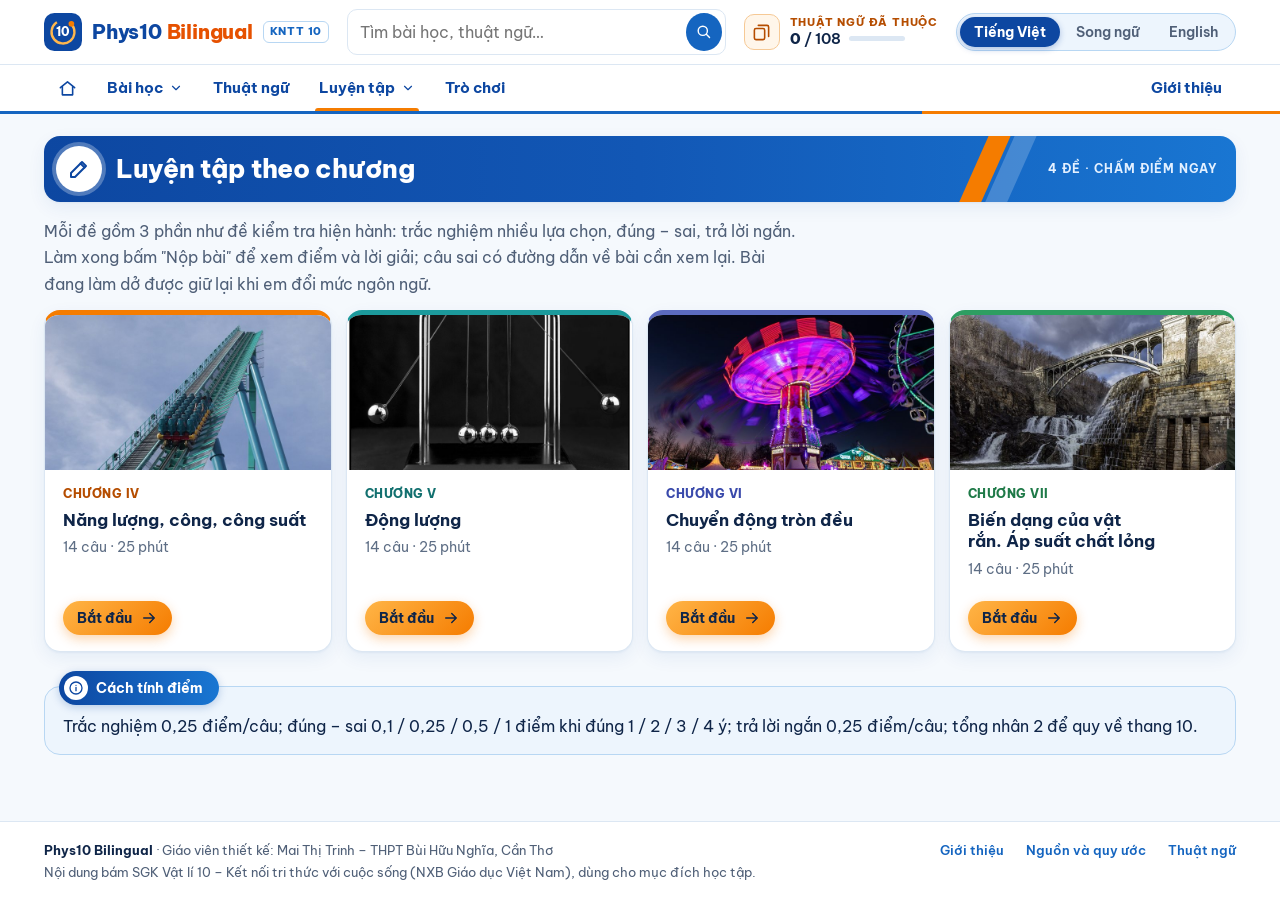
<file: luyentap.html>
<!doctype html>
<html lang="vi">
<head>
<meta charset="utf-8">
<meta name="viewport" content="width=device-width, initial-scale=1">
<title>Luyện tập · Phys10 Bilingual</title>
<meta name="description" content="Học liệu song ngữ Việt – Anh môn Vật lí 10 (SGK Kết nối tri thức với cuộc sống).">
<meta name="theme-color" content="#0D47A1">
<link rel="icon" href="assets/icon.svg" type="image/svg+xml">
<link rel="apple-touch-icon" href="assets/icon-192.png">
<link rel="manifest" href="manifest.webmanifest">
<link rel="preconnect" href="https://fonts.googleapis.com">
<link rel="preconnect" href="https://fonts.gstatic.com" crossorigin>
<link rel="stylesheet" href="https://fonts.googleapis.com/css2?family=Be+Vietnam+Pro:wght@400;500;600;700;800&family=Lora:ital,wght@0,500;0,600;1,500;1,600&family=Charis+SIL:wght@400;700&display=swap" crossorigin>
<link rel="stylesheet" href="assets/app.css">
</head>
<body>
<main id="page" class="wrap"><div id="root"></div></main>
<noscript><p style="padding:20px">Trang này cần bật JavaScript để hiển thị nội dung.</p></noscript>
<script src="data/core.js"></script>
<script src="data/ch4.js"></script>
<script src="data/ch5.js"></script>
<script src="data/ch6.js"></script>
<script src="data/ch7.js"></script>
<script src="assets/app.js"></script>
<script>
(function () {
  const P = P10, E = P.esc, en = P.uiEn();
  const U = {
    title: ['Luyện tập theo chương', 'Chapter practice'], short: ['Luyện tập', 'Practice'], eyebrow: ['4 đề · chấm điểm ngay', '4 tests · instant marking'],
    lead: ['Mỗi đề gồm 3 phần như đề kiểm tra hiện hành: trắc nghiệm nhiều lựa chọn, đúng – sai, trả lời ngắn. Làm xong bấm "Nộp bài" để xem điểm và lời giải; câu sai có đường dẫn về bài cần xem lại. Bài đang làm dở được giữ lại khi em đổi mức ngôn ngữ.',
      'Each test has 3 parts like current school tests: multiple choice, true/false and short answer. Press "Submit" to see your score and solutions; wrong answers link to the lesson to review. Your answers are kept when you change the language level.'],
    p1: ['Trắc nghiệm nhiều lựa chọn', 'Multiple choice'], p2: ['Đúng – sai', 'True or false'], p3: ['Trả lời ngắn', 'Short answer'], part: ['Phần', 'Part'],
    p1d: ['Mỗi câu chọn một phương án đúng.', 'Choose one correct option for each question.'],
    p2d: ['Mỗi ý a), b), c), d) chọn Đúng hoặc Sai.', 'For each statement a)–d), choose True or False.'],
    p3d: ['Ghi đáp số (chỉ ghi số, dùng dấu phẩy hoặc dấu chấm thập phân).', 'Write the number only (decimal comma or point both accepted).'],
    T: ['Đúng', 'True'], F: ['Sai', 'False'], submit: ['Nộp bài', 'Submit'], again: ['Làm lại', 'Try again'], ans: ['Đáp số', 'Answer'],
    start: ['Bắt đầu', 'Start'], resume: ['Làm tiếp', 'Resume'], q: ['câu', 'questions'], min: ['phút', 'min'], best: ['Điểm cao nhất', 'Best'],
    res: ['Điểm quy đổi thang 10', 'Score out of 10'], score: ['Điểm', 'Score'], did: ['Đã làm', 'Answered'],
    unanswered: ['Còn câu chưa làm. Vẫn nộp bài?', 'Some questions are unanswered. Submit anyway?'],
    ruleT: ['Cách tính điểm', 'How it is marked'],
    rule: ['Trắc nghiệm 0,25 điểm/câu; đúng – sai 0,1 / 0,25 / 0,5 / 1 điểm khi đúng 1 / 2 / 3 / 4 ý; trả lời ngắn 0,25 điểm/câu; tổng nhân 2 để quy về thang 10.',
      'Multiple choice 0.25 per question; true/false 0.1 / 0.25 / 0.5 / 1 for 1 / 2 / 3 / 4 correct statements; short answer 0.25 each; total × 2 gives a mark out of 10.'],
    time: ['Thời gian gợi ý', 'Suggested time'], map: ['Bản đồ câu hỏi', 'Question map']
  };
  const u = k => en ? U[k][1] : U[k][0];
  P.mount('practice', { title: u('title') });
  const root = document.getElementById('root');
  const c = +P.qs('c');
  const C = P.chapters.find(x => x.n === c && x.quiz);
  const best = P.get('best', {});

  if (!C) {
    root.innerHTML = `<div class="page-hero"><span class="hero-ic">${P.icon('pen')}</span><h1>${u('title')}</h1><span class="eyebrow">${u('eyebrow')}</span></div>
      <p class="lead">${u('lead')}</p>
      <div class="grid g4">${P.chapters.filter(x => x.quiz).map(x => {
        const z = x.quiz, nq = z.mcq.length + z.tf.length + z.short.length, d = P.sget('quiz-' + x.n, null);
        return `<a class="prac lift c${x.n}" href="luyentap.html?c=${x.n}">${P.pic(x.n)}<div class="b"><small>${P.ui('chapter')} ${P.ROMAN[x.n]}</small><h3>${E(P.T(x.chapter))}</h3>
          ${P.lang === 'bi' ? `<div class="en" lang="en">${E(x.chapter.en)}</div>` : ''}
          <div class="small muted">${nq} ${u('q')} · ${z.minutes} ${u('min')}</div>
          ${best[x.n] != null ? `<div><span class="pill ok">${u('best')}: ${P.num(best[x.n])}</span></div>` : ''}
          <span class="spacer"></span><span class="btn cta sm">${d && !d.done ? u('resume') : u('start')} ${P.icon('arrow')}</span></div></a>`;
      }).join('')}</div>
      <div class="panel has-lab" style="margin-top:34px"><div class="lab">${P.icon('info')}<span>${u('ruleT')}</span></div>${u('rule')}</div>`;
    return;
  }

  const Z = C.quiz, LET = ['a', 'b', 'c', 'd'];
  const total = Z.mcq.length + Z.tf.reduce((a, q) => a + q.items.length, 0) + Z.short.length;
  /* Bài đang làm được lưu tạm theo thẻ trình duyệt: không mất khi đổi mức ngôn ngữ hoặc lỡ tải lại trang */
  const key = 'quiz-' + C.n;
  let S;
  const load = () => { S = Object.assign({ m: {}, t: {}, s: [], done: false }, P.sget(key, {})); };
  const save = () => P.sset(key, S);
  const both = (o, inline) => P.dual(o, { inline, noHint: !!inline });
  const num = s => { s = String(s == null ? '' : s).trim().replace(/\s/g, '').replace(',', '.'); return s === '' ? NaN : Number(s); };
  const mapEl = k => root.querySelector(`[data-map="${k}"]`);
  const nAns = () => Object.keys(S.m).length + Object.values(S.t).reduce((a, x) => a + Object.keys(x).length, 0) + Z.short.filter((q, i) => (S.s[i] || '').trim()).length;

  function build() {
    const partH = (i, k, d) => `<div class="part-h"><span class="num-dot">${['I', 'II', 'III'][i]}</span><h2>${u(k)}</h2></div><p class="small muted">${u(d)}</p>`;
    let h = `<div class="quiz-strip"><h1><small><a href="luyentap.html">${u('short')}</a> · ${P.ui('chapter')} ${P.ROMAN[C.n]}</small>${E(P.T(C.chapter))}</h1>
        <span class="done"><span id="stripRes">${u('did')} <span id="nDone">0</span>/${total}</span><span class="pbar"><i id="pDone"></i></span></span>
        <button type="button" class="btn cta" id="submit">${u('submit')}</button></div>
      <div id="result" class="card result" hidden></div>
      <div class="quiz-grid"><aside class="card qmap" aria-label="${u('map')}">
        <div class="cap">${u('part')} I · ${u('p1')}</div><div class="nums">${Z.mcq.map((q, i) => `<a href="#qm${i}" data-map="m${i}">${i + 1}</a>`).join('')}</div>
        <div class="cap">${u('part')} II · ${u('p2')}</div><div class="nums">${Z.tf.map((q, i) => `<a href="#qt${i}" data-map="t${i}">${i + 1}</a>`).join('')}</div>
        <div class="cap">${u('part')} III · ${u('p3')}</div><div class="nums">${Z.short.map((q, i) => `<a href="#qs${i}" data-map="s${i}">${i + 1}</a>`).join('')}</div>
        <p class="small muted" style="margin:12px 0 0">${u('time')}: ${Z.minutes} ${u('min')}.<br>${u('rule')}</p></aside><div>`;
    h += partH(0, 'p1', 'p1d') + Z.mcq.map((q, i) => `<div class="q-item" id="qm${i}" data-i="${i}"><div class="qt"><span class="num">${i + 1}</span>${both(q.q)}</div>
        <div class="opts">${q.o.map((o, k) => `<button type="button" class="opt" data-k="${k}"><span class="k">${P.KEYS[k]}</span><span>${both(o, true)}</span></button>`).join('')}</div><div class="why" hidden></div></div>`).join('');
    h += partH(1, 'p2', 'p2d') + Z.tf.map((q, i) => `<div class="q-item" id="qt${i}" data-i="${i}"><div class="qt"><span class="num">${i + 1}</span>${both(q.stem)}</div>
        ${q.items.map((it, j) => `<div class="tf-row" data-j="${j}"><span class="tf-k">${LET[j]})</span><div>${both(it.s, true)}</div><div class="tf-btns"><button type="button" data-v="1">${u('T')}</button><button type="button" data-v="0">${u('F')}</button></div><div class="why" hidden></div></div>`).join('')}</div>`).join('');
    h += partH(2, 'p3', 'p3d') + Z.short.map((q, i) => `<div class="q-item" id="qs${i}"><div class="qt"><span class="num">${i + 1}</span>${both(q.q)}</div>
        <div class="row"><label class="small muted" for="s${i}">${u('ans')}:</label><input type="text" inputmode="decimal" autocomplete="off" id="s${i}" data-s="${i}" style="width:160px"> <span>${q.unit ? P.fm(q.unit) : ''}</span></div><div class="why" hidden></div></div>`).join('');
    root.innerHTML = h + `</div></div>`;
    Object.keys(S.m).forEach(i => { const o = root.querySelector(`#qm${i} .opt[data-k="${S.m[i]}"]`); if (o) o.classList.add('sel'); });
    Object.keys(S.t).forEach(i => Object.keys(S.t[i]).forEach(j => { const b = root.querySelector(`#qt${i} .tf-row[data-j="${j}"] button[data-v="${S.t[i][j] ? 1 : 0}"]`); if (b) b.classList.add('sel'); }));
    Z.short.forEach((q, i) => { document.getElementById('s' + i).value = S.s[i] || ''; });
    if (S.done) grade(true); else refresh();
  }

  function refresh() {
    const n = nAns();
    document.getElementById('nDone').textContent = n;
    document.getElementById('pDone').style.width = n / total * 100 + '%';
    Z.mcq.forEach((q, i) => mapEl('m' + i).classList.toggle('did', S.m[i] != null));
    Z.tf.forEach((q, i) => mapEl('t' + i).classList.toggle('did', Object.keys(S.t[i] || {}).length === q.items.length));
    Z.short.forEach((q, i) => mapEl('s' + i).classList.toggle('did', !!(S.s[i] || '').trim()));
  }

  const why = (el, ok, o, l) => {
    el.hidden = false; el.classList.toggle('bad', !ok);
    el.innerHTML = `<b>${ok ? P.ui('correct') : P.ui('wrong')}.</b> ${P.lang === 'bi' ? `${P.fmt(o.vi)}<div class="en" lang="en">${P.fmt(o.en)}</div>` : P.fmt(P.T(o))}${!ok && l ? ` <a href="bai.html?n=${l}">${P.ui('seeLesson')} ${l} →</a>` : ''}`;
  };

  function grade(restoring) {
    const part = [0, 0, 0], tfPts = [0, .1, .25, .5, 1];
    Z.mcq.forEach((q, i) => {
      const it = document.getElementById('qm' + i), k = S.m[i], ok = k === q.a; if (ok) part[0] += .25;
      it.querySelectorAll('.opt').forEach(o => { o.disabled = true; o.classList.remove('sel'); if (+o.dataset.k === q.a) o.classList.add('right'); else if (+o.dataset.k === k) o.classList.add('wrong'); });
      why(it.querySelector('.why'), ok, q.why, q.l); mapEl('m' + i).className = ok ? 'right' : 'wrong';
    });
    Z.tf.forEach((q, i) => {
      const it = document.getElementById('qt' + i); let r = 0;
      q.items.forEach((x, j) => {
        const row = it.querySelector(`.tf-row[data-j="${j}"]`), v = (S.t[i] || {})[j], ok = v === x.a; if (ok) r++;
        row.querySelectorAll('.tf-btns button').forEach(b => { b.disabled = true; b.classList.remove('sel'); const bv = b.dataset.v === '1'; if (bv === x.a) b.classList.add('right'); else if (v === bv) b.classList.add('wrong'); });
        why(row.querySelector('.why'), ok, x.why, q.l);
      });
      part[1] += tfPts[r]; mapEl('t' + i).className = r === q.items.length ? 'right' : r ? 'part' : 'wrong';
    });
    Z.short.forEach((q, i) => {
      const it = document.getElementById('qs' + i), inp = document.getElementById('s' + i); inp.disabled = true;
      const v = num(inp.value), a = num(q.ans), ok = !isNaN(v) && Math.abs(v - a) <= (q.tol || 0) + 1e-9; if (ok) part[2] += .25;
      const unit = q.unit ? ' ' + q.unit : '';
      why(it.querySelector('.why'), ok, { vi: `Đáp số: ${P.numVi(q.ans)}${unit}. ${q.why.vi}`, en: `Answer: ${String(q.ans).replace(',', '.')}${unit}. ${q.why.en}` }, q.l);
      mapEl('s' + i).className = ok ? 'right' : 'wrong';
    });
    const max = [Z.mcq.length * .25, Z.tf.length, Z.short.length * .25], k10 = 10 / (max[0] + max[1] + max[2]);
    const r2 = x => Math.round(x * 100) / 100;
    const score = r2((part[0] + part[1] + part[2]) * k10);
    const r = document.getElementById('result'); r.hidden = false;
    r.innerHTML = `<div><div class="small muted">${u('res')}</div><div class="score">${P.num(score)}</div></div>
      <div class="parts">${['p1', 'p2', 'p3'].map((k, i) => `<span class="pill plain">${u('part')} ${['I', 'II', 'III'][i]} · ${u(k)}: <b>${P.num(r2(part[i] * k10))}</b> / ${P.num(r2(max[i] * k10))}</span>`).join('')}</div>
      <button type="button" class="btn ghost" id="redo">${P.icon('redo')} ${u('again')}</button>`;
    document.getElementById('submit').hidden = true;
    document.getElementById('stripRes').textContent = `${u('score')}: ${P.num(score)} / 10`;
    document.getElementById('pDone').style.width = score * 10 + '%';
    if (restoring) return;
    if (best[C.n] == null || score > best[C.n]) { best[C.n] = score; P.set('best', best); }
    const hist = P.get('quizzes', []); hist.push({ at: Date.now(), ch: C.n, mark: score, lang: P.lang }); P.set('quizzes', hist.slice(-100));
    window.scrollTo({ top: 0, behavior: 'smooth' });
  }

  root.addEventListener('click', e => {
    if (e.target.closest('#submit')) {
      if (S.done || (nAns() < total && !confirm(u('unanswered')))) return;
      S.done = true; save(); grade(false); return;
    }
    if (e.target.closest('#redo')) { P.sset(key, null); load(); build(); window.scrollTo(0, 0); return; }
    if (S.done) return;
    const o = e.target.closest('.opt');
    if (o) { const it = o.closest('.q-item'); it.querySelectorAll('.opt').forEach(x => x.classList.toggle('sel', x === o)); S.m[it.dataset.i] = +o.dataset.k; save(); refresh(); return; }
    const b = e.target.closest('.tf-btns button');
    if (b) { const row = b.closest('.tf-row'), it = b.closest('.q-item'); row.querySelectorAll('.tf-btns button').forEach(x => x.classList.toggle('sel', x === b)); (S.t[it.dataset.i] = S.t[it.dataset.i] || {})[row.dataset.j] = b.dataset.v === '1'; save(); refresh(); }
  });
  root.addEventListener('input', e => { const i = e.target.dataset ? e.target.dataset.s : null; if (i != null && !S.done) { S.s[+i] = e.target.value; save(); refresh(); } });
  load(); build();
})();
</script>
</body></html>
</file>
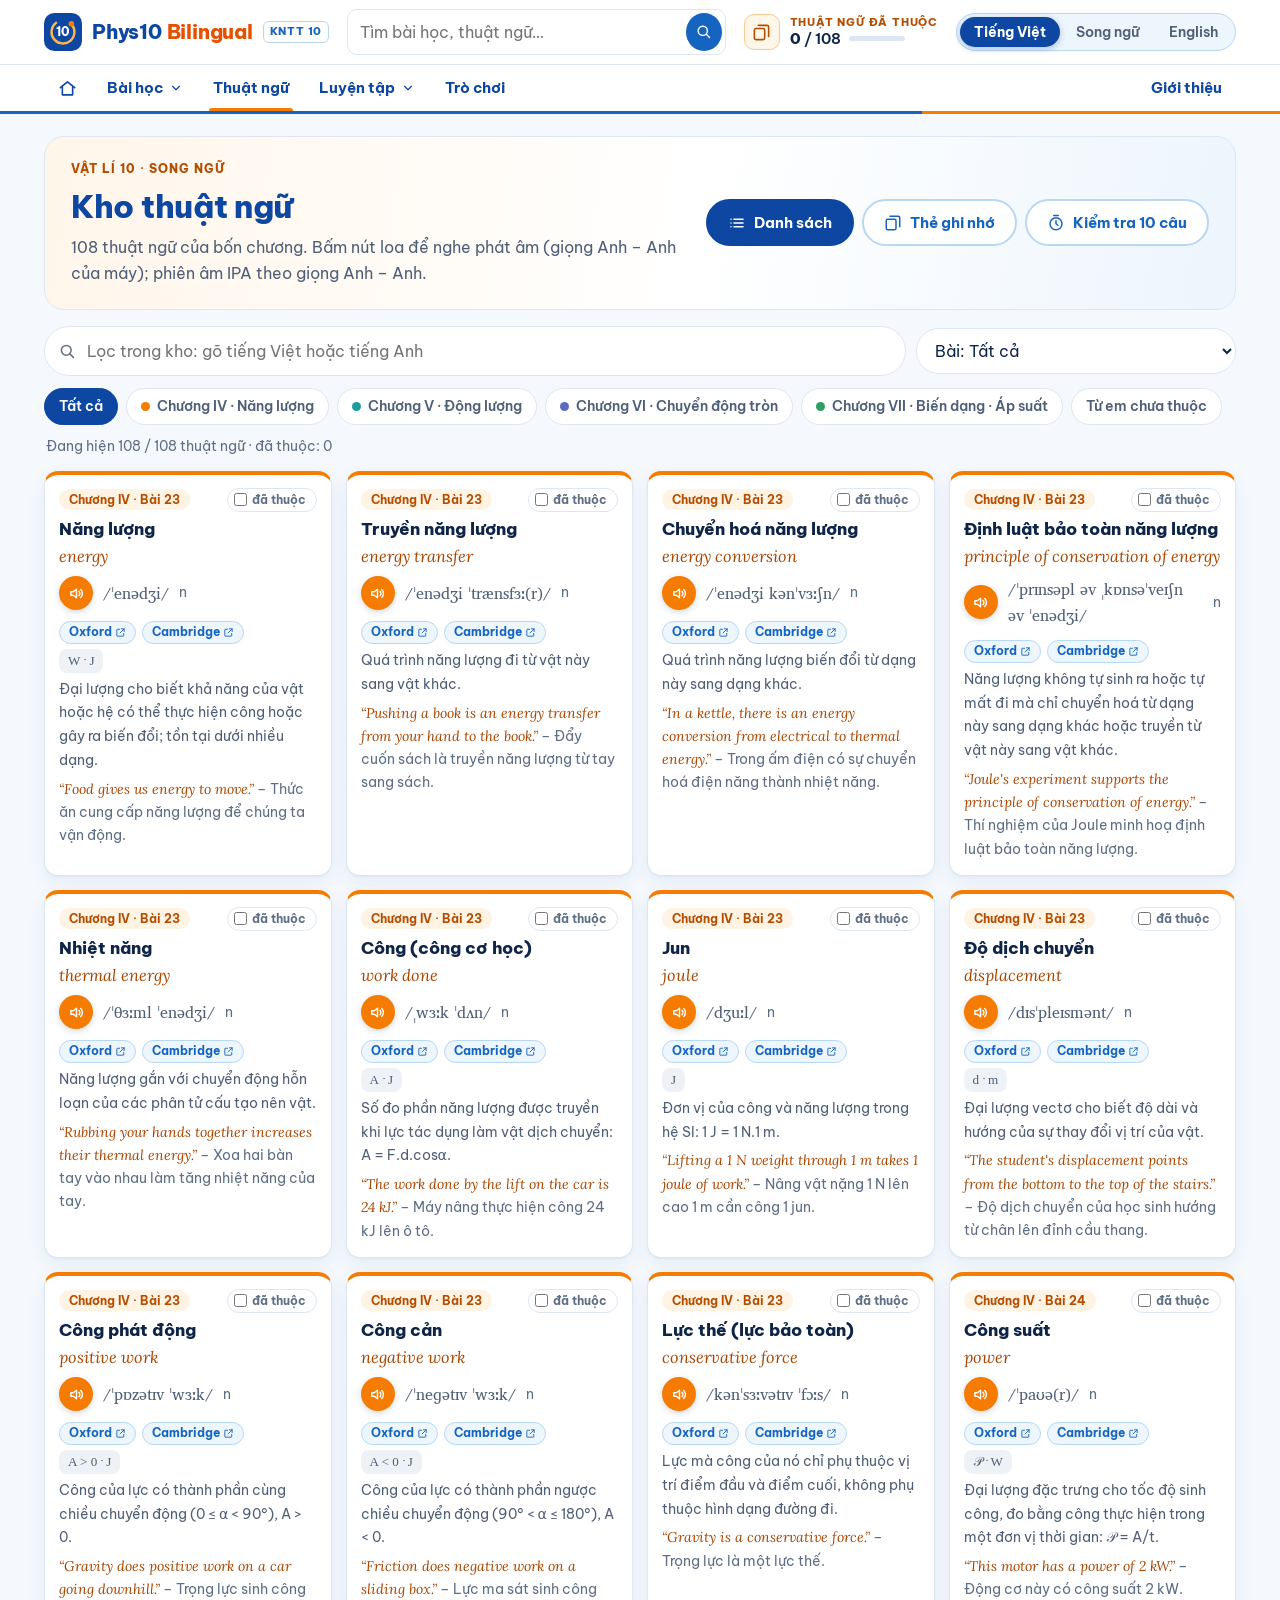
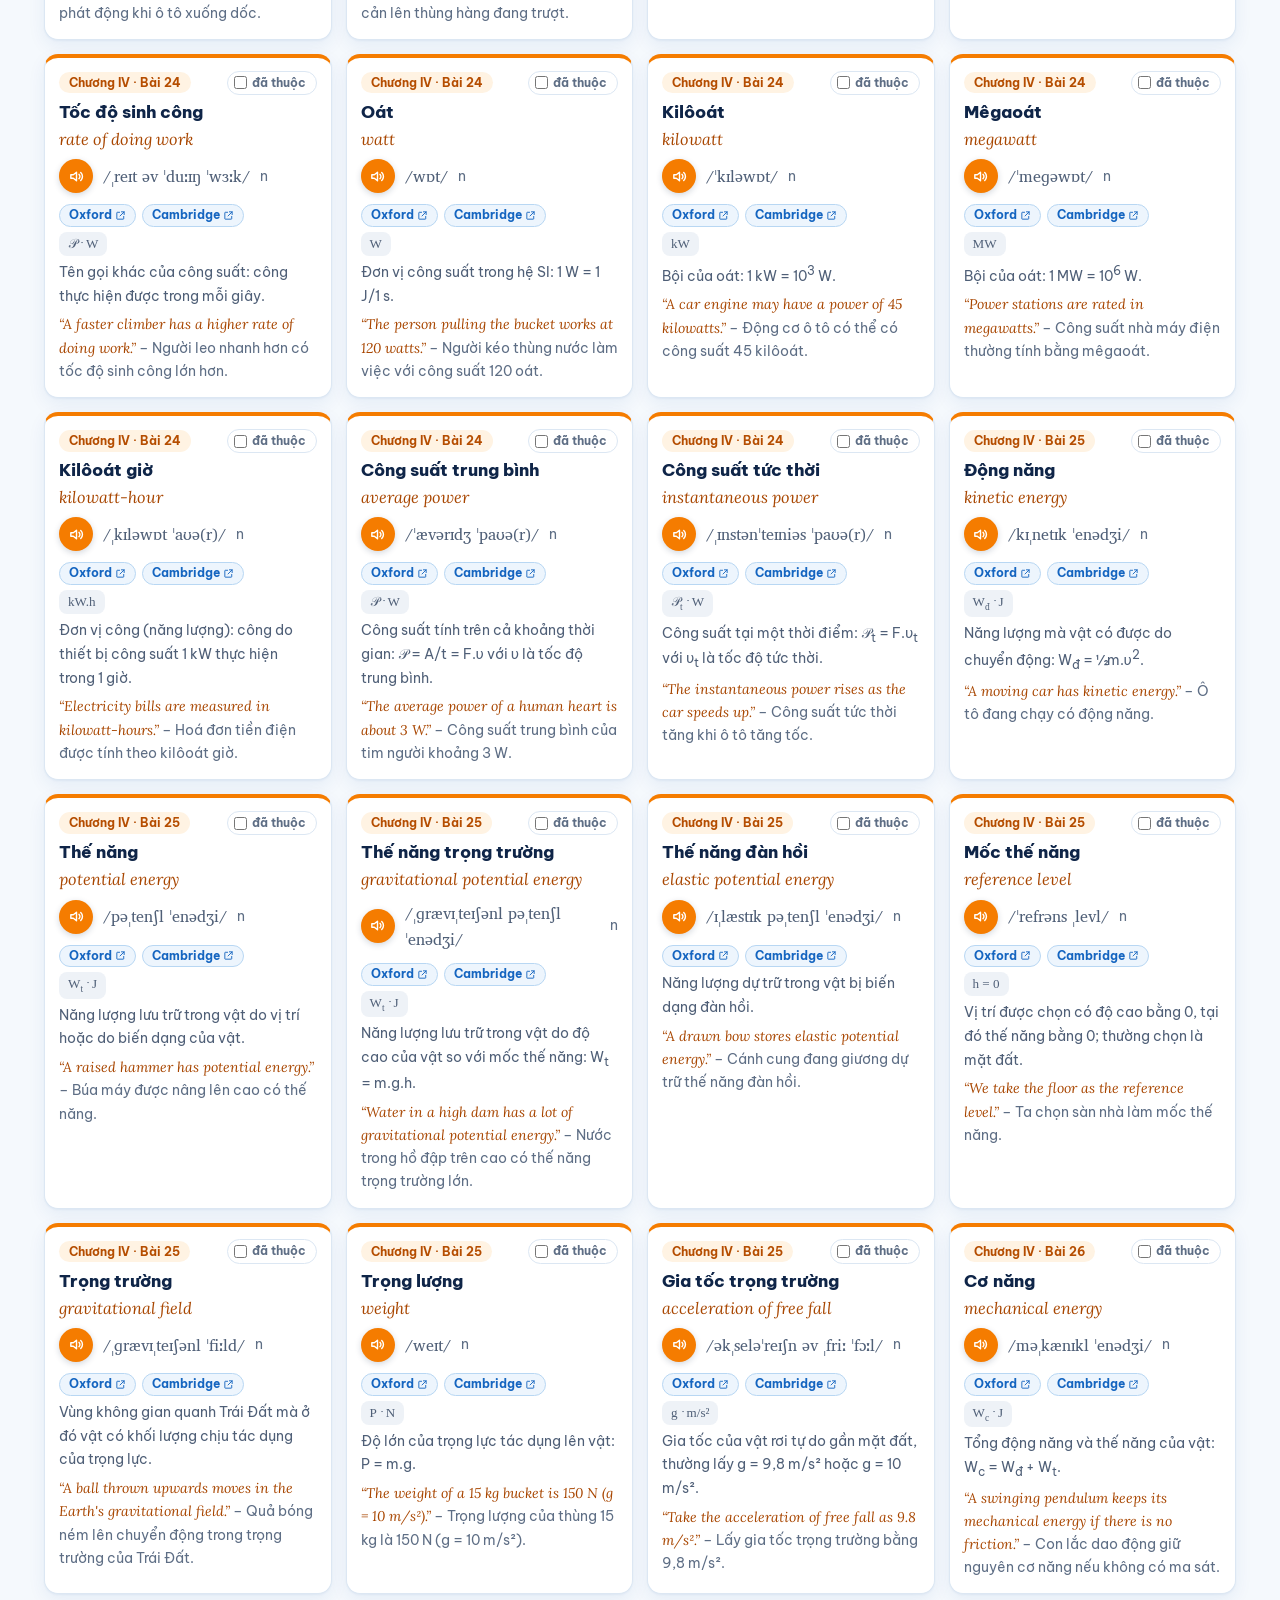
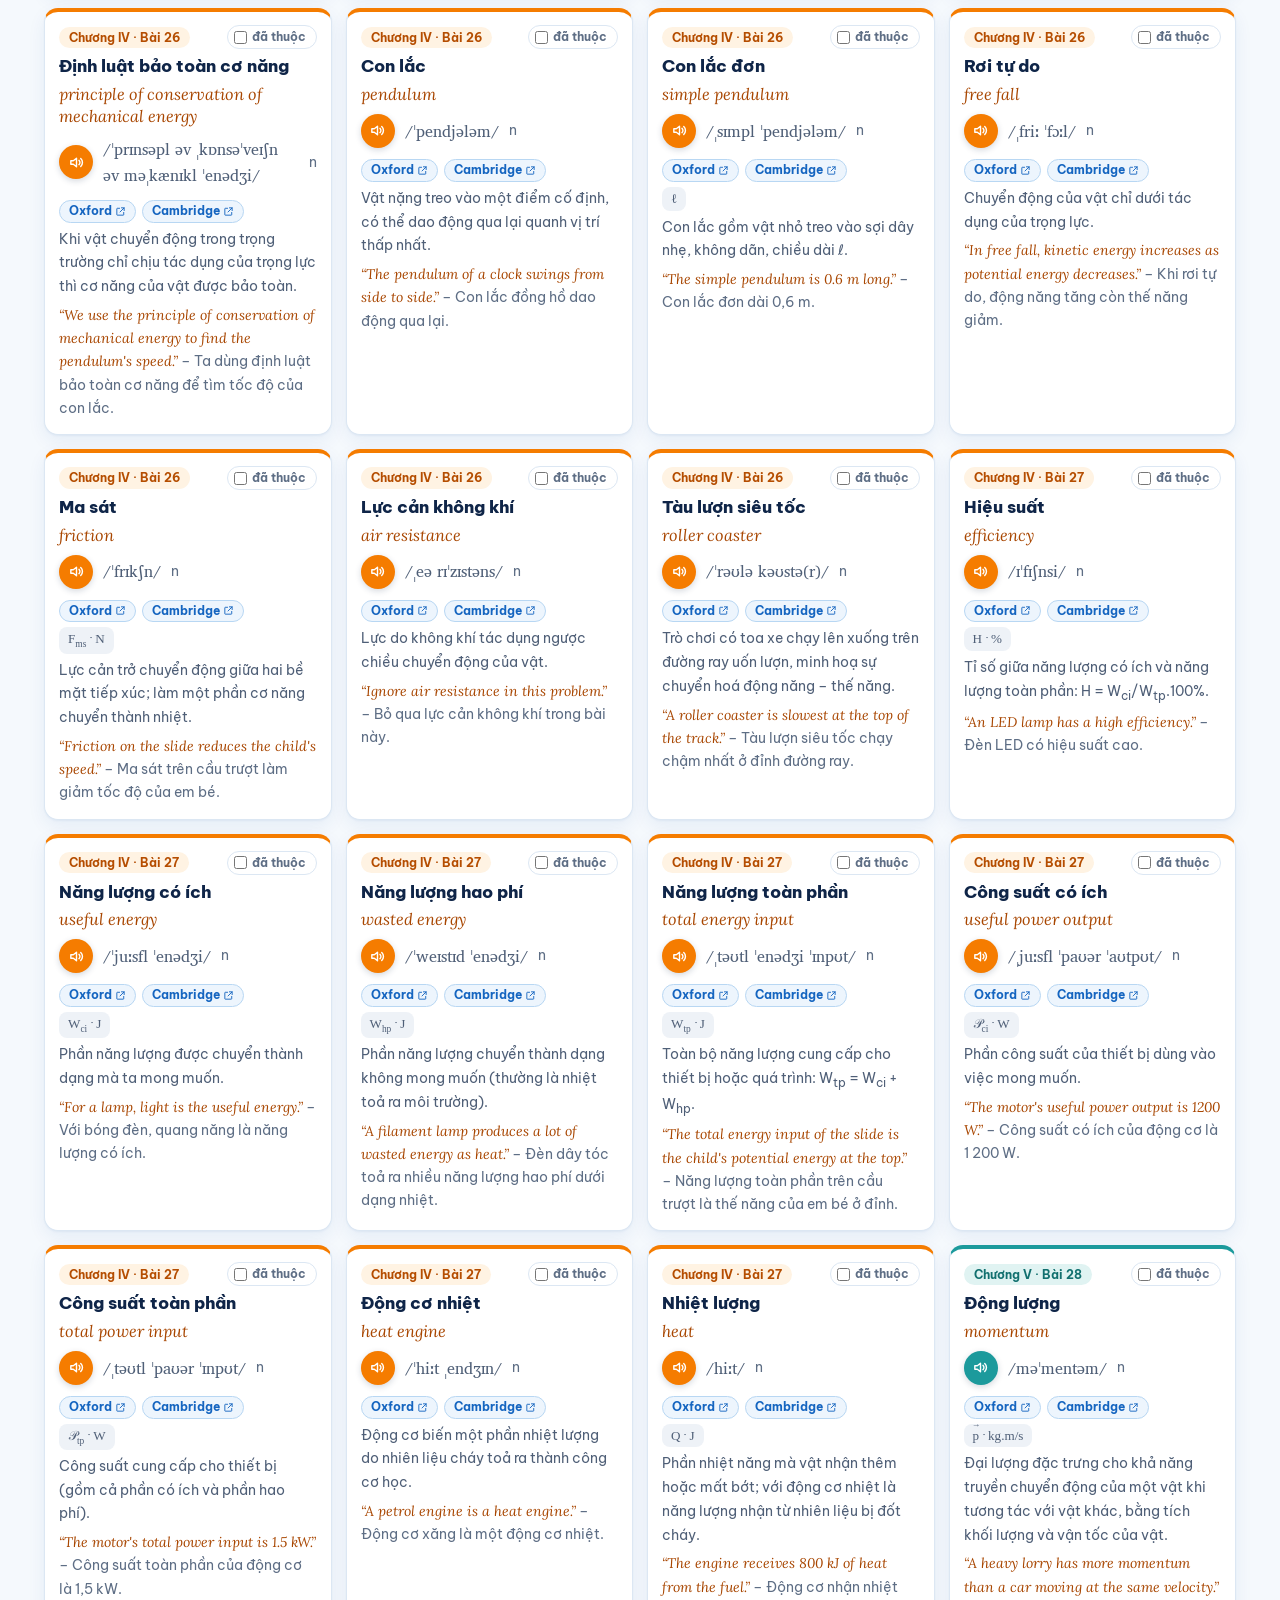
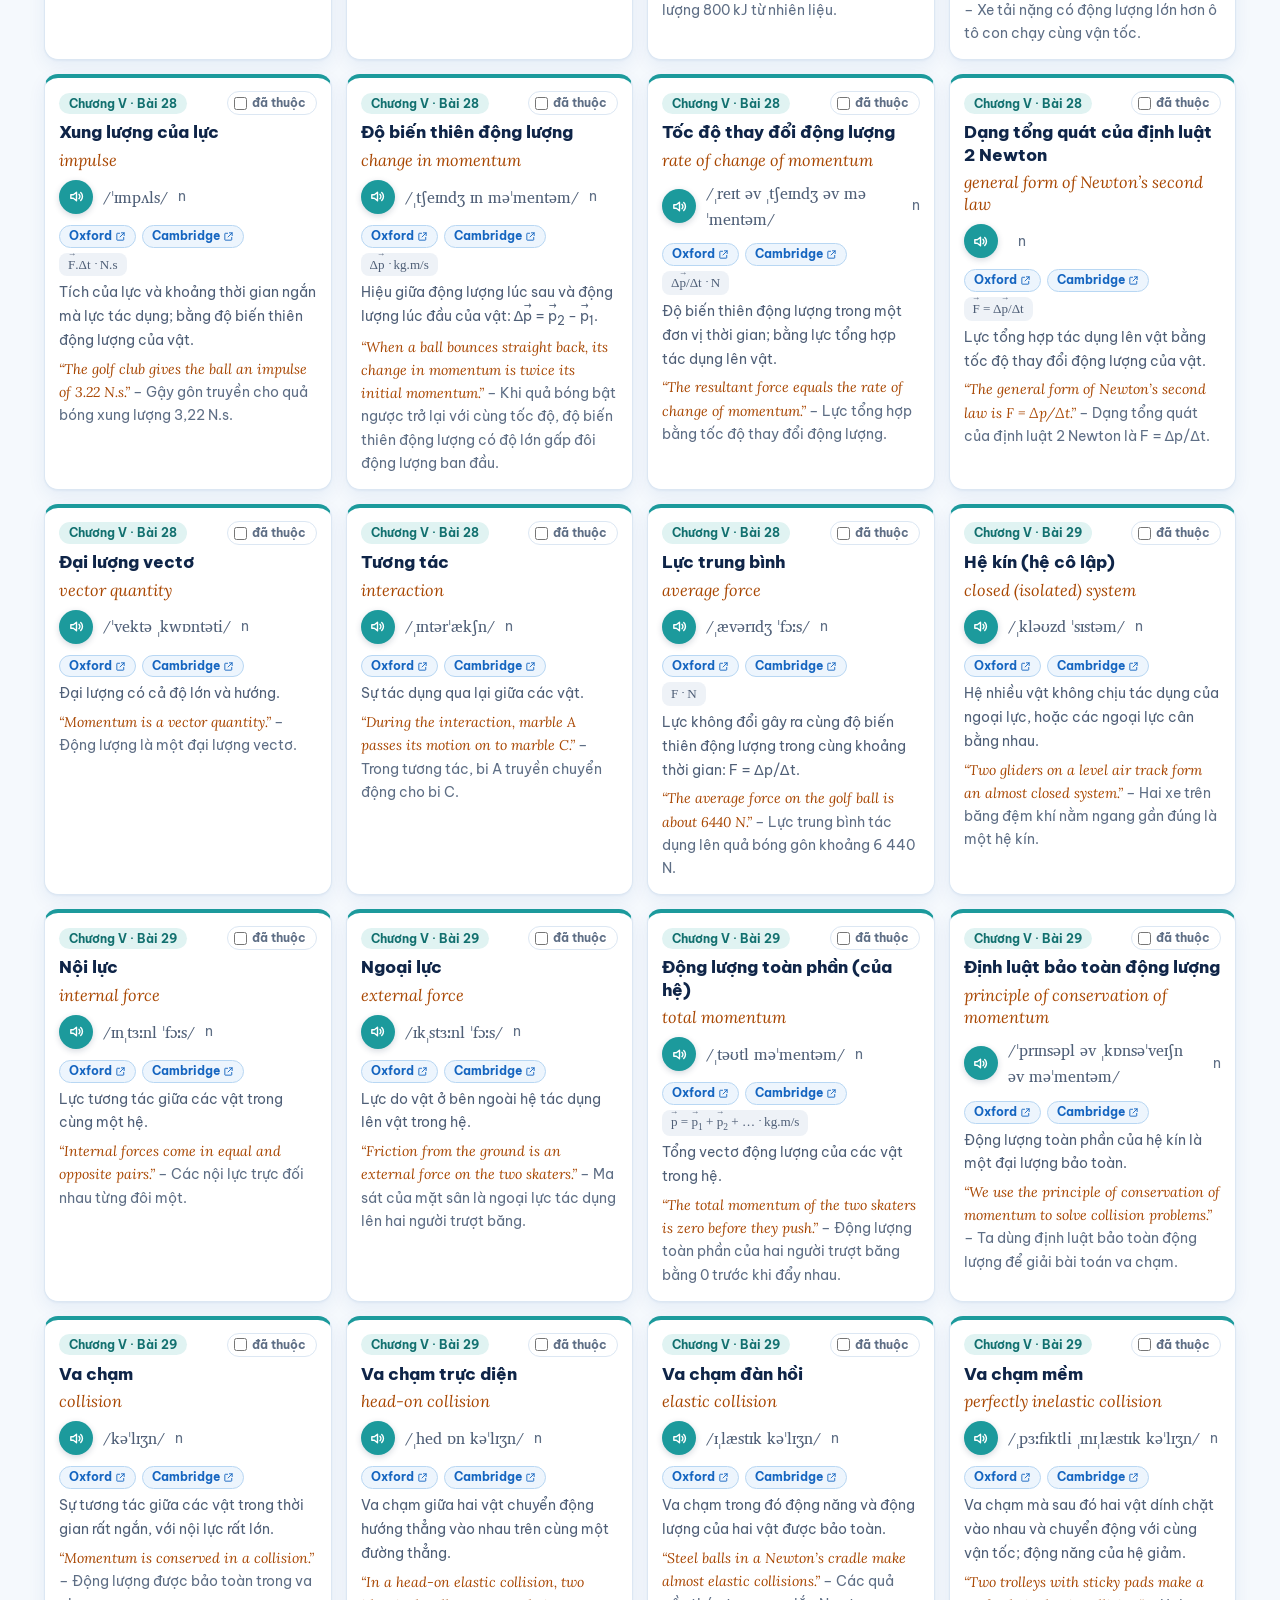
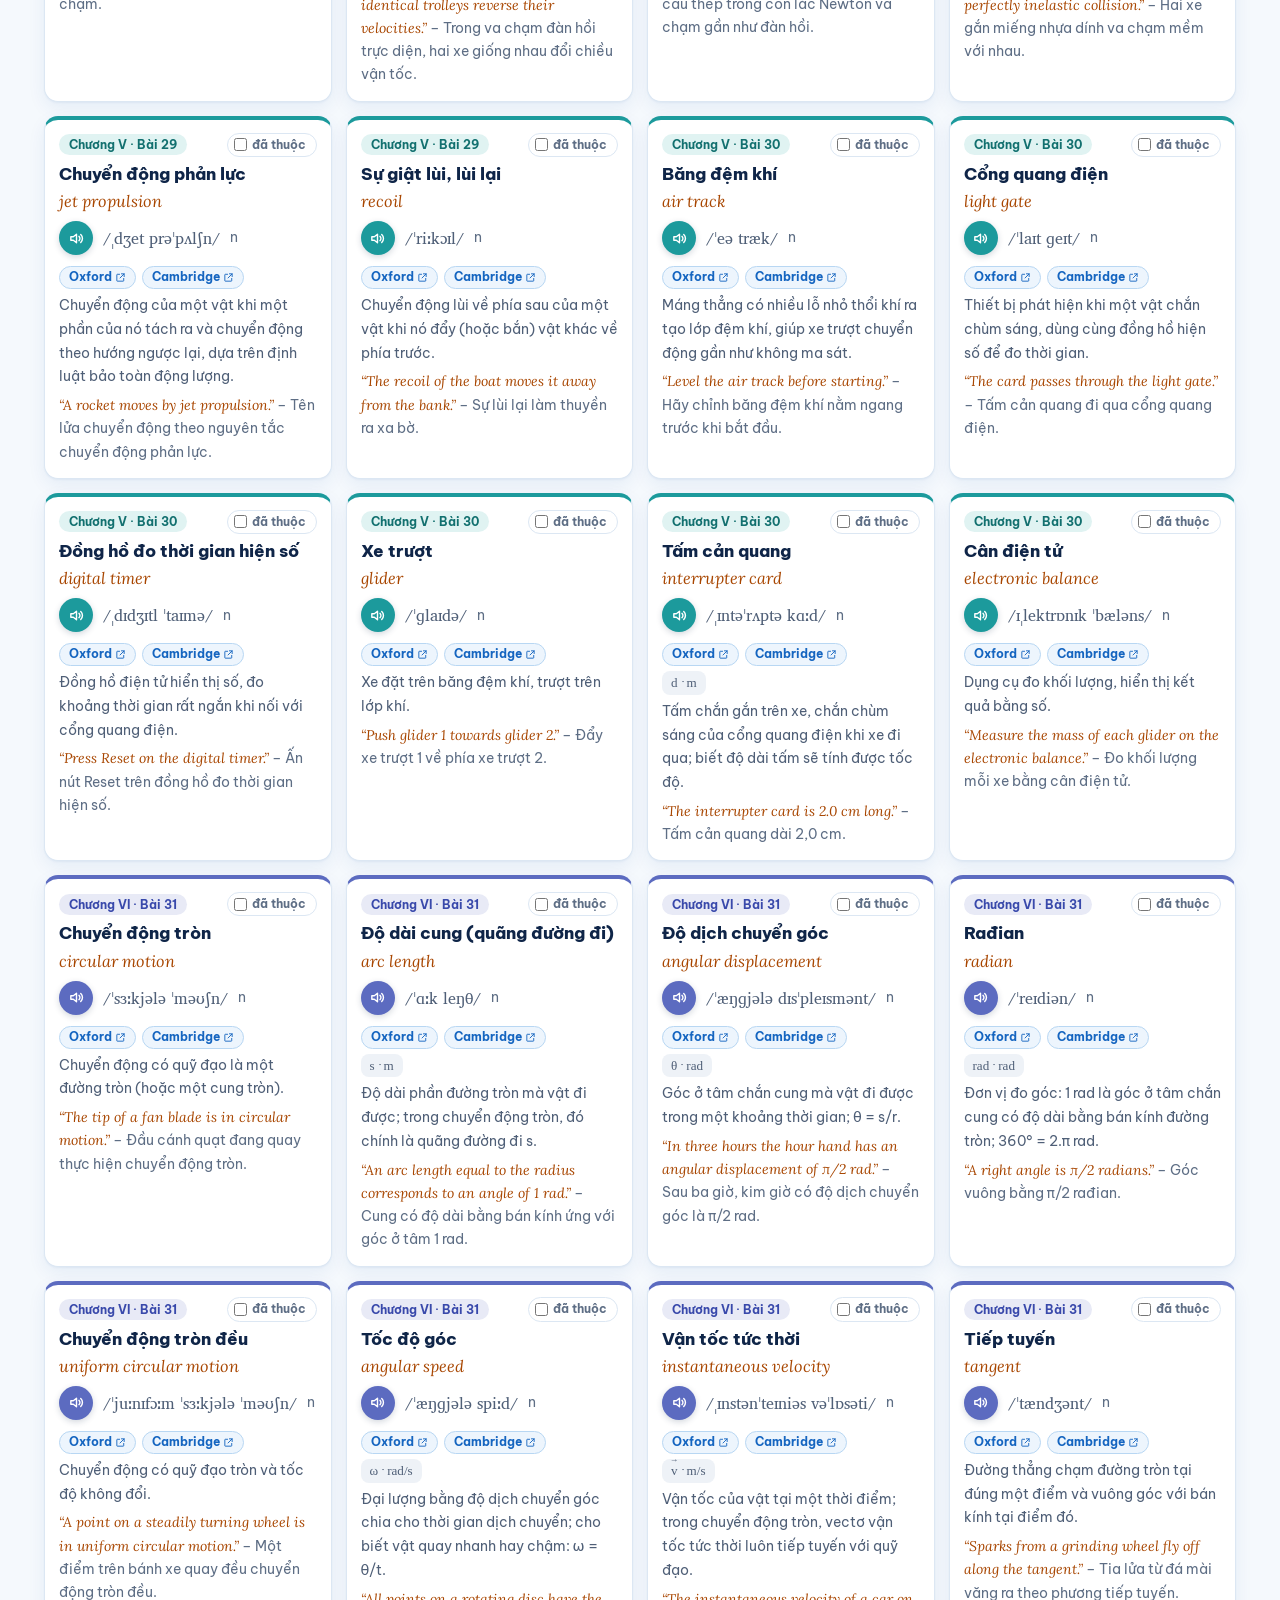
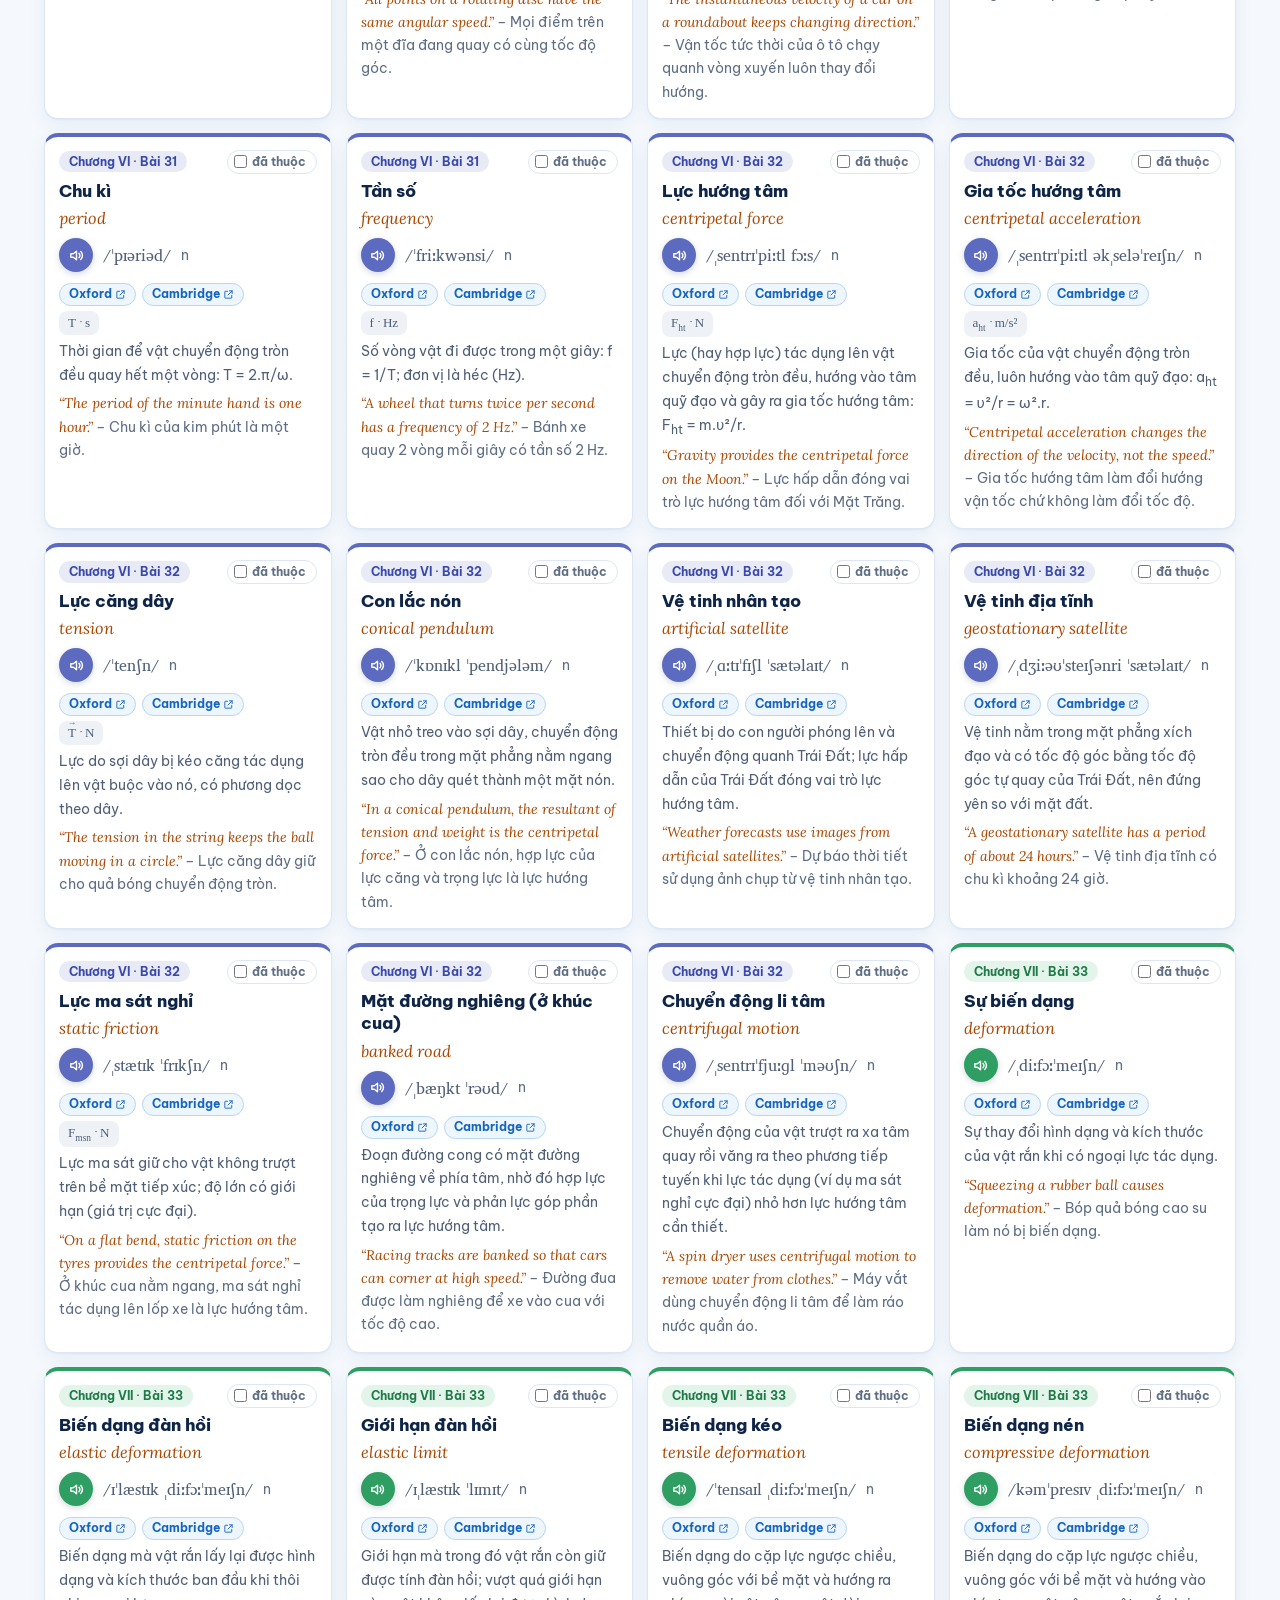
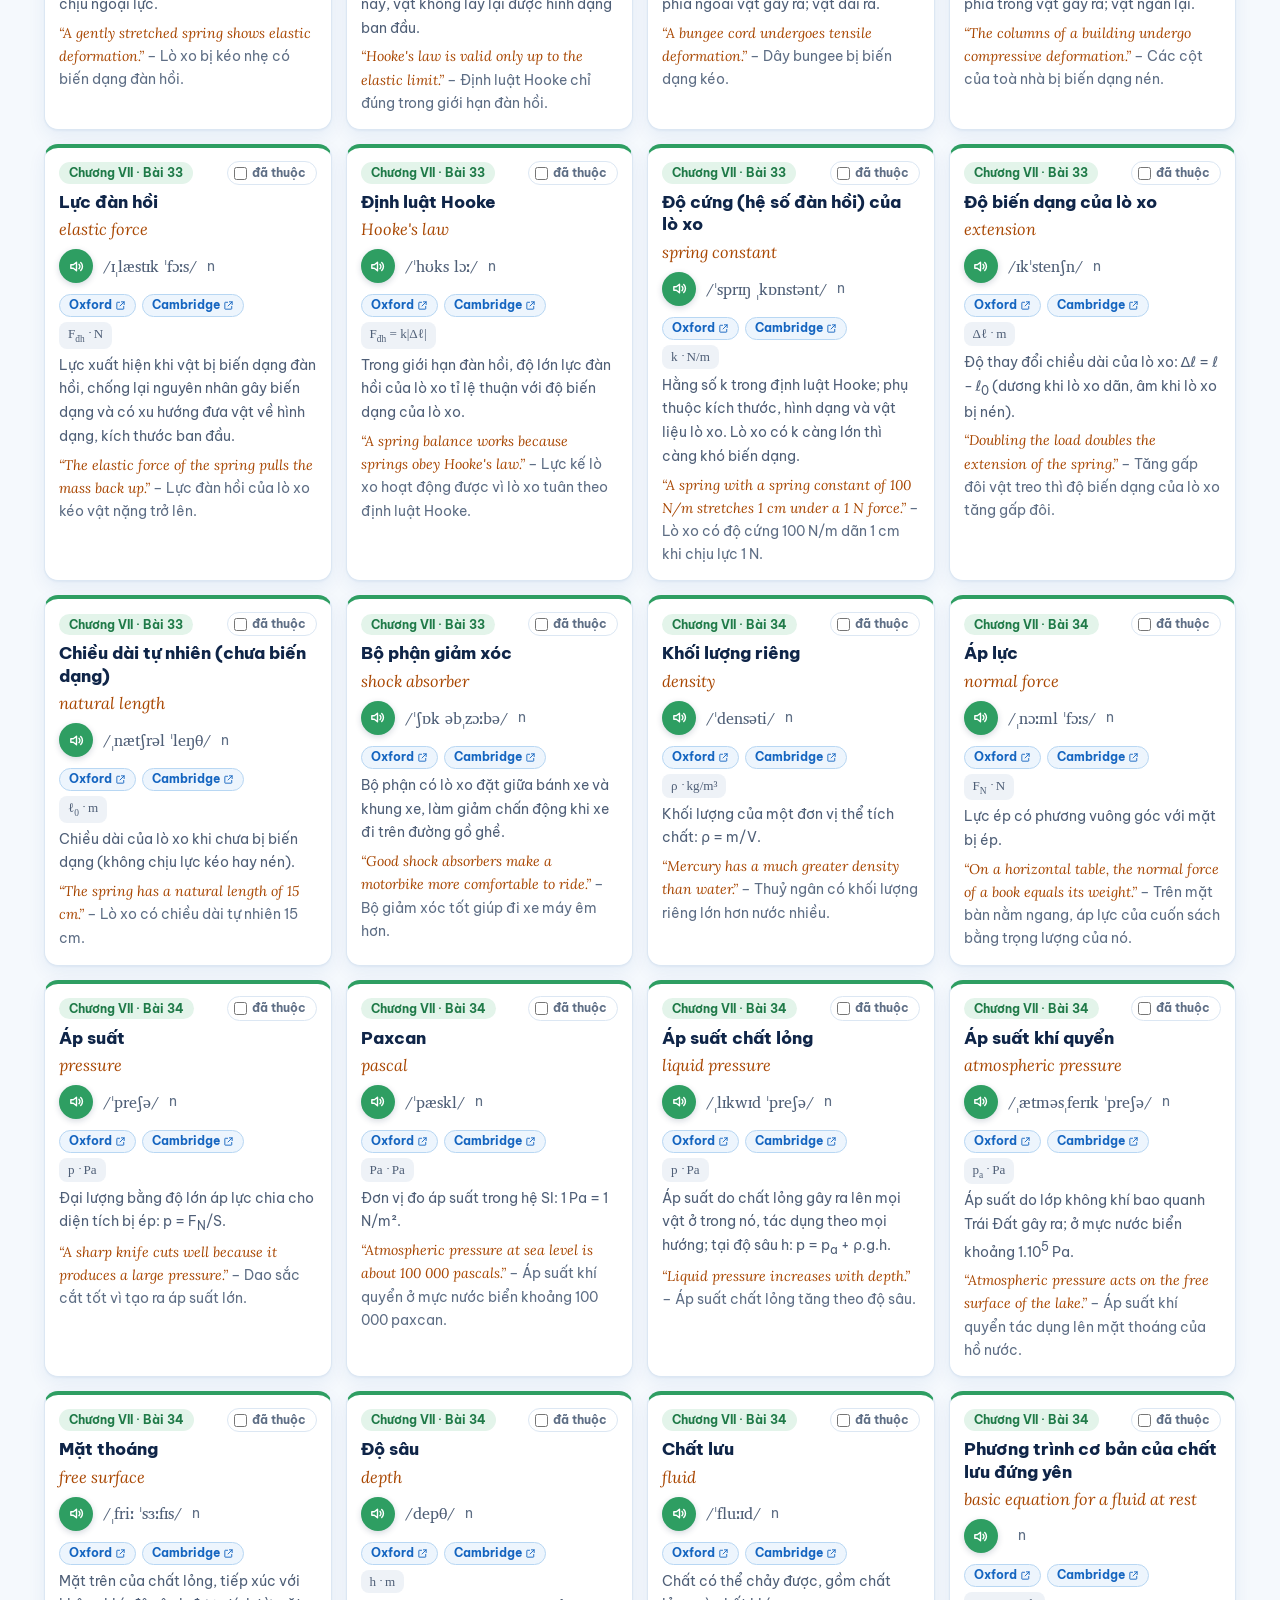
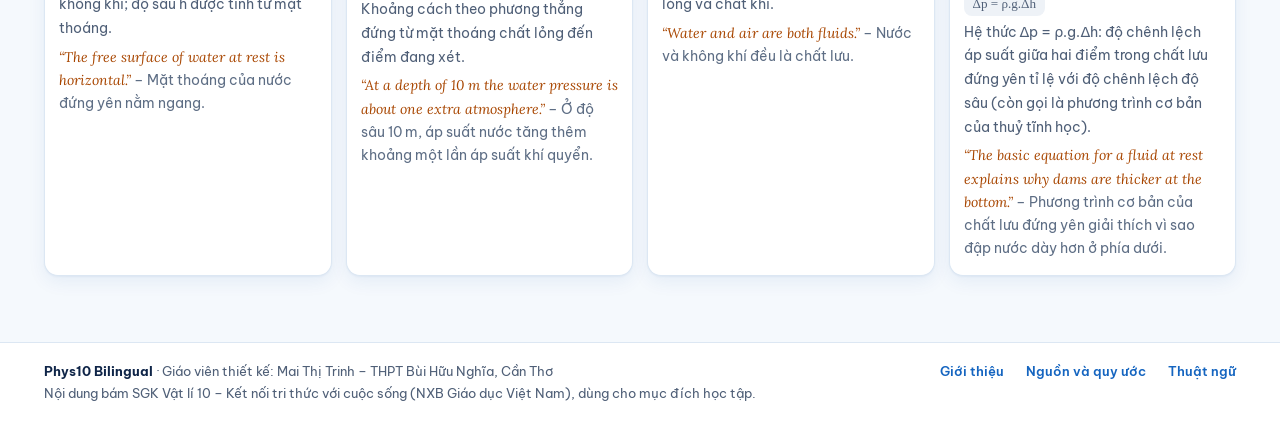
<file: thuatngu.html>
<!doctype html>
<html lang="vi">
<head>
<meta charset="utf-8">
<meta name="viewport" content="width=device-width, initial-scale=1">
<title>Thuật ngữ · Phys10 Bilingual</title>
<meta name="description" content="Học liệu song ngữ Việt – Anh môn Vật lí 10 (SGK Kết nối tri thức với cuộc sống).">
<meta name="theme-color" content="#0D47A1">
<link rel="icon" href="assets/icon.svg" type="image/svg+xml">
<link rel="apple-touch-icon" href="assets/icon-192.png">
<link rel="manifest" href="manifest.webmanifest">
<link rel="preconnect" href="https://fonts.googleapis.com">
<link rel="preconnect" href="https://fonts.gstatic.com" crossorigin>
<link rel="stylesheet" href="https://fonts.googleapis.com/css2?family=Be+Vietnam+Pro:wght@400;500;600;700;800&family=Lora:ital,wght@0,500;0,600;1,500;1,600&family=Charis+SIL:wght@400;700&display=swap" crossorigin>
<link rel="stylesheet" href="assets/app.css">
</head>
<body>
<main id="page" class="wrap"><div id="root"></div></main>
<noscript><p style="padding:20px">Trang này cần bật JavaScript để hiển thị nội dung.</p></noscript>
<script src="data/core.js"></script>
<script src="data/ch4.js"></script>
<script src="data/ch5.js"></script>
<script src="data/ch6.js"></script>
<script src="data/ch7.js"></script>
<script src="assets/app.js"></script>
<script>
(function () {
  const P = P10, E = P.esc;
  const en = P.uiEn();
  const U = {
    title: ['Kho thuật ngữ', 'Glossary'], cap: ['Vật lí 10 · song ngữ', 'Physics 10 · bilingual'],
    lead: ['thuật ngữ của bốn chương. Bấm nút loa để nghe phát âm (giọng Anh – Anh của máy); phiên âm IPA theo giọng Anh – Anh.', 'terms from four chapters. Press the speaker to hear the word (your device\'s British English voice); IPA shows British pronunciation.'],
    list: ['Danh sách', 'List'], flash: ['Thẻ ghi nhớ', 'Flashcards'], test: ['Kiểm tra 10 câu', '10-question test'],
    all: ['Tất cả', 'All'], search: ['Lọc trong kho: gõ tiếng Việt hoặc tiếng Anh', 'Filter: type Vietnamese or English'],
    known: ['đã thuộc', 'known'], unk: ['Từ em chưa thuộc', 'Not yet known'], none: ['Không tìm thấy thuật ngữ phù hợp.', 'No matching terms.'],
    showing: ['Đang hiện', 'Showing'], nTerms: ['thuật ngữ', 'terms'], nKnown: ['đã thuộc', 'known'],
    flip: ['Chạm vào thẻ để lật', 'Tap the card to flip'], next: ['Thẻ tiếp', 'Next'], prev: ['Thẻ trước', 'Previous'], shuffle: ['Trộn thẻ', 'Shuffle'],
    dir: ['Mặt trước', 'Front'], fEn: ['Tiếng Anh', 'English'], fVi: ['Tiếng Việt', 'Vietnamese'],
    tq: ['Chọn nghĩa tiếng Việt đúng', 'Choose the correct Vietnamese meaning'], tq2: ['Chọn thuật ngữ tiếng Anh đúng', 'Choose the correct English term'],
    res: ['Kết quả', 'Result'], again: ['Làm bài khác', 'New test'], need: ['Cần ít nhất 4 thuật ngữ trong phạm vi đã chọn.', 'At least 4 terms are needed in this scope.'],
    leave: ['Bài kiểm tra đang làm dở sẽ bị xoá khi đổi mức ngôn ngữ. Vẫn đổi?', 'Your unfinished test will be lost if you change the language level. Change anyway?'],
    up: ['Em đạt từ 8/10: thử chuyển lên mức ngôn ngữ cao hơn nhé.', 'You scored 8/10 or more: try the next language level.']
  };
  const SHORT = { 4: ['Năng lượng', 'Energy'], 5: ['Động lượng', 'Momentum'], 6: ['Chuyển động tròn', 'Circular motion'], 7: ['Biến dạng · Áp suất', 'Deformation · Pressure'] };
  const u = k => en ? U[k][1] : U[k][0];
  P.mount('terms', { title: u('title') });
  let known = P.get('known', {});
  const st = { ch: +P.qs('ch') || 0, l: +P.qs('l') || 0, q: P.qs('q') || '', mode: P.qs('mode') || 'list', unk: false };
  const fl = { list: [], i: 0, front: 'en', key: '' };
  if (!P.lessonMap[st.l]) st.l = 0;
  if (!P.chapters.some(c => c.n === st.ch)) st.ch = 0;
  if (st.l) st.ch = P.lessonMap[st.l].chapter;
  /* Sau khi đổi mức ngôn ngữ: mở lại đúng chỗ đang xem */
  const saved = P.restore ? P.sget('gl', null) : null; P.sset('gl', null);
  if (saved) { Object.assign(st, saved.st); fl.i = saved.fi || 0; fl.front = saved.ff || 'en'; }
  if (!['list', 'flash', 'test'].includes(st.mode)) st.mode = 'list';
  const focusId = saved ? null : P.qs('id');
  let testing = false;
  P.onLang(() => {
    if (testing && !confirm(u('leave'))) return false;
    P.sset('gl', { st, fi: fl.i, ff: fl.front });
  });

  const scope = () => P.allTerms.filter(t => (!st.ch || t.ch === st.ch) && (!st.l || t.l === st.l));
  const filtered = () => { const q = P.norm(st.q); return scope().filter(t => (!st.unk || !known[t.id]) && (!q || P.norm(t.vi + ' ' + t.en + ' ' + (t.sym || '')).includes(q))); };

  const root = document.getElementById('root');
  root.innerHTML = `<section class="g-hero"><div style="flex:1;min-width:250px"><div class="cap">${u('cap')}</div><h1>${u('title')}</h1>${P.lang === 'bi' ? '<div class="en" lang="en">Glossary</div>' : ''}
      <p>${P.allTerms.length} ${u('lead')}</p></div>
      <div class="g-modes" id="modes">${[['list', 'list'], ['flash', 'cards'], ['test', 'clock']].map(([m, ic]) => `<button type="button" class="btn ghost" data-mode="${m}">${P.icon(ic)} ${u(m)}</button>`).join('')}</div></section>
    <div class="g-filter"><div class="search-in">${P.icon('search')}<input type="search" id="q" placeholder="${u('search')}" aria-label="${u('search')}"></div>
      <select id="selL" aria-label="${P.ui('lesson')}"></select></div>
    <div class="chips" id="chips"><button type="button" class="chip" data-ch="0">${u('all')}</button>${P.chapters.map(c => `<button type="button" class="chip c${c.n}" data-ch="${c.n}"><span class="dot"></span>${P.ui('chapter')} ${P.ROMAN[c.n]} · ${SHORT[c.n][en ? 1 : 0]}</button>`).join('')}
      <button type="button" class="chip" data-unk="1" aria-pressed="false">${u('unk')}</button></div>
    <p class="small muted" id="count" style="margin:10px 2px 0"></p>
    <div id="view"></div>`;
  const selL = root.querySelector('#selL'), q = root.querySelector('#q'), view = root.querySelector('#view');
  function fillLessons() {
    const ls = st.ch ? P.chapters.find(c => c.n === st.ch).lessons : P.allLessons;
    selL.innerHTML = `<option value="0">${P.ui('lesson')}: ${u('all')}</option>` + ls.map(l => `<option value="${l.n}">${P.ui('lesson')} ${l.n}. ${E(P.T(l))}</option>`).join('');
    selL.value = st.l;
  }
  q.value = st.q; fillLessons();
  selL.onchange = () => { st.l = +selL.value; render(); };
  q.oninput = () => { st.q = q.value; render(); };
  root.querySelector('#modes').onclick = e => { const b = e.target.closest('[data-mode]'); if (b) { st.mode = b.dataset.mode; render(); } };
  root.querySelector('#chips').onclick = e => {
    const c = e.target.closest('[data-ch]'), k = e.target.closest('[data-unk]');
    if (c) { st.ch = +c.dataset.ch; st.l = 0; fillLessons(); render(); }
    else if (k) { st.unk = !st.unk; render(); }
  };

  function def(t) { return P.lang === 'en' ? P.fmt(t.defEn) : P.lang === 'bi' ? `${P.fmt(t.defVi)}<div class="en" lang="en">${P.fmt(t.defEn)}</div>` : P.fmt(t.defVi); }
  function cardHTML(t) {
    return `<div class="tcard c${t.ch}${known[t.id] ? ' known' : ''}" id="t-${t.id}">
      <div class="top"><a class="pill" href="bai.html?n=${t.l}" style="text-decoration:none">${P.ui('chapter')} ${P.ROMAN[t.ch]} · ${P.ui('lesson')} ${t.l}</a><span class="spacer"></span>
        <label class="kn-t"><input type="checkbox" data-known="${t.id}" ${known[t.id] ? 'checked' : ''}> ${u('known')}</label></div>
      <div class="hw"${en ? ' lang="en"' : ''}>${E(en ? t.en : t.vi)}</div>
      <div class="sw${en ? '' : ' en'}"${en ? '' : ' lang="en"'}>${E(en ? t.vi : t.en)}</div>
      <div class="say-row">${P.sayBtn(t.en)}<span class="ipa">${E(t.ipa || '')}</span>${t.pos ? `<span class="small muted">${E(t.pos)}</span>` : ''}</div>
      <div>${P.dictHTML(t.en)}</div>
      ${t.sym ? `<div class="sym">${P.fm(t.sym)}${t.unit ? ` · ${P.fm(t.unit)}` : ''}</div>` : ''}
      <div class="def">${def(t)}</div>
      ${t.exEn ? `<div class="exm en" lang="en">“${P.fmt(t.exEn)}”${P.lang !== 'en' && t.exVi ? `<span class="muted" lang="vi"> – ${P.fmt(t.exVi)}</span>` : ''}</div>` : ''}</div>`;
  }
  function renderList() {
    const ts = filtered();
    view.innerHTML = ts.length ? `<div class="term-list">${ts.map(cardHTML).join('')}</div>` : `<p class="muted" style="margin-top:14px">${u('none')}</p>`;
    view.onchange = e => {
      const c = e.target.closest('[data-known]'); if (!c) return;
      if (c.checked) known[c.dataset.known] = true; else delete known[c.dataset.known];
      P.set('known', known); c.closest('.tcard').classList.toggle('known', c.checked); count(); P.refreshKnown();
    };
    if (focusId && !renderList.done) { renderList.done = 1; const el = document.getElementById('t-' + focusId); if (el) { el.scrollIntoView({ block: 'center' }); el.classList.add('focus'); } }
  }
  function renderFlash() {
    const key = [st.ch, st.l, st.q, st.unk].join('|');
    if (fl.key !== key) { fl.list = filtered(); if (fl.key || fl.i >= fl.list.length) fl.i = 0; fl.key = key; }
    if (!fl.list.length) { view.innerHTML = `<p class="muted" style="margin-top:14px">${u('none')}</p>`; return; }
    const t = fl.list[fl.i];
    const enFace = `<div class="w" lang="en">${E(t.en)}</div><div class="ipa">${E(t.ipa || '')}</div>`;
    const viFace = `<div class="w">${E(t.vi)}</div>${t.sym ? `<div>${P.fm(t.sym)}${t.unit ? ` (${P.fm(t.unit)})` : ''}</div>` : ''}`;
    view.innerHTML = `<div class="row" style="justify-content:center;margin:16px 0 12px"><span class="small muted">${u('dir')}:</span>
        <button type="button" class="chip ${fl.front === 'en' ? 'on' : ''}" data-front="en">${u('fEn')}</button><button type="button" class="chip ${fl.front === 'vi' ? 'on' : ''}" data-front="vi">${u('fVi')}</button></div>
      <div class="flash c${t.ch}" id="fc" role="button" tabindex="0" aria-label="${u('flip')}"><div class="inner"><div class="face front">${fl.front === 'en' ? enFace : viFace}</div>
      <div class="face back">${fl.front === 'en' ? viFace : enFace}<div class="small">${def(t)}</div><div>${P.dictHTML(t.en)}</div></div></div></div>
      <p class="small muted" style="text-align:center;margin-top:12px">${u('flip')} · ${fl.i + 1}/${fl.list.length}</p>
      <div class="row c${t.ch}" style="justify-content:center"><button type="button" class="btn ghost sm" id="fp">${P.icon('back')} ${u('prev')}</button>${P.sayBtn(t.en)}<button type="button" class="btn ghost sm" id="fs">${u('shuffle')}</button><button type="button" class="btn sm" id="fn">${u('next')} ${P.icon('arrow')}</button></div>`;
    const fc = view.querySelector('#fc');
    fc.onclick = e => { if (e.target.closest('a')) return; fc.classList.toggle('flip'); };
    fc.onkeydown = e => { if (e.key === 'Enter' || e.key === ' ') { e.preventDefault(); fc.classList.toggle('flip'); } };
    view.querySelector('#fn').onclick = () => { fl.i = (fl.i + 1) % fl.list.length; renderFlash(); };
    view.querySelector('#fp').onclick = () => { fl.i = (fl.i - 1 + fl.list.length) % fl.list.length; renderFlash(); };
    view.querySelector('#fs').onclick = () => { fl.list = P.shuffle(fl.list); fl.i = 0; renderFlash(); };
    view.querySelectorAll('[data-front]').forEach(b => b.onclick = () => { fl.front = b.dataset.front; renderFlash(); });
  }
  function renderTest() {
    const pool = filtered();
    if (pool.length < 4) { view.innerHTML = `<p class="muted" style="margin-top:14px">${u('need')}</p>`; return; }
    const qs = P.shuffle(pool).slice(0, 10).map((t, i) => {
      const dirEnVi = i % 2 === 0;
      const opts = P.shuffle([t, ...P.shuffle(pool.filter(x => x.id !== t.id && x.vi !== t.vi && x.en !== t.en)).slice(0, 3)]);
      return { t, dirEnVi, opts, a: opts.indexOf(t) };
    });
    let done = 0, right = 0;
    view.innerHTML = `<div style="margin-top:14px">` + qs.map((x, i) => `<div class="q-item c${x.t.ch}" data-i="${i}"><div class="qt"><span class="num">${i + 1}</span>${x.dirEnVi ? `${u('tq')}: <b class="en" lang="en" style="font-size:1.08em">${E(x.t.en)}</b> ${P.sayBtn(x.t.en)}` : `${u('tq2')}: <b>${E(x.t.vi)}</b>`}</div>
      <div class="opts">${x.opts.map((o, k) => `<button type="button" class="opt" data-k="${k}"><span class="k">${P.KEYS[k]}</span><span${x.dirEnVi ? '' : ' class="en" lang="en"'}>${E(x.dirEnVi ? o.vi : o.en)}</span></button>`).join('')}</div></div>`).join('') +
      `<div class="card" id="tres" hidden style="border-top:5px solid var(--o6)"></div></div>`;
    view.onclick = e => {
      const b = e.target.closest('.opt'); if (!b) return;
      const it = b.closest('.q-item'); if (it.dataset.done) return; it.dataset.done = 1;
      const x = qs[+it.dataset.i]; done++; testing = true;
      it.querySelectorAll('.opt').forEach(o => { o.disabled = true; if (+o.dataset.k === x.a) o.classList.add('right'); });
      if (+b.dataset.k === x.a) right++; else b.classList.add('wrong');
      if (done === qs.length) {
        testing = false;
        const r = view.querySelector('#tres'); r.hidden = false;
        r.innerHTML = `<div class="row"><div><div class="small muted">${u('res')}</div><div class="score">${right}/${qs.length}</div></div><span class="spacer"></span><button type="button" class="btn cta" id="again">${P.icon('redo')} ${u('again')}</button></div>${qs.length === 10 && right >= 8 && P.lang !== 'en' ? `<p class="small" style="margin:10px 0 0;color:var(--ok);font-weight:600">${u('up')}</p>` : ''}`;
        r.querySelector('#again').onclick = () => { renderTest(); window.scrollTo(0, 0); };
        r.scrollIntoView({ behavior: 'smooth', block: 'center' });
        const hist = P.get('termtests', []); hist.push({ at: Date.now(), ch: st.ch, l: st.l, right, n: qs.length }); P.set('termtests', hist.slice(-50));
      }
    };
  }
  function count() { const s = scope(); root.querySelector('#count').textContent = `${u('showing')} ${filtered().length} / ${s.length} ${u('nTerms')} · ${u('nKnown')}: ${s.filter(t => known[t.id]).length}`; }
  function render() {
    root.querySelectorAll('[data-mode]').forEach(b => { const on = b.dataset.mode === st.mode; b.classList.toggle('on', on); b.setAttribute('aria-pressed', on); });
    root.querySelectorAll('[data-ch]').forEach(b => b.classList.toggle('on', +b.dataset.ch === st.ch));
    const ub = root.querySelector('[data-unk]'); ub.classList.toggle('on', st.unk); ub.setAttribute('aria-pressed', st.unk);
    view.onclick = null; view.onchange = null; testing = false;
    count();
    if (st.mode === 'flash') renderFlash(); else if (st.mode === 'test') renderTest(); else renderList();
  }
  render();
})();
</script>
</body></html>
</file>
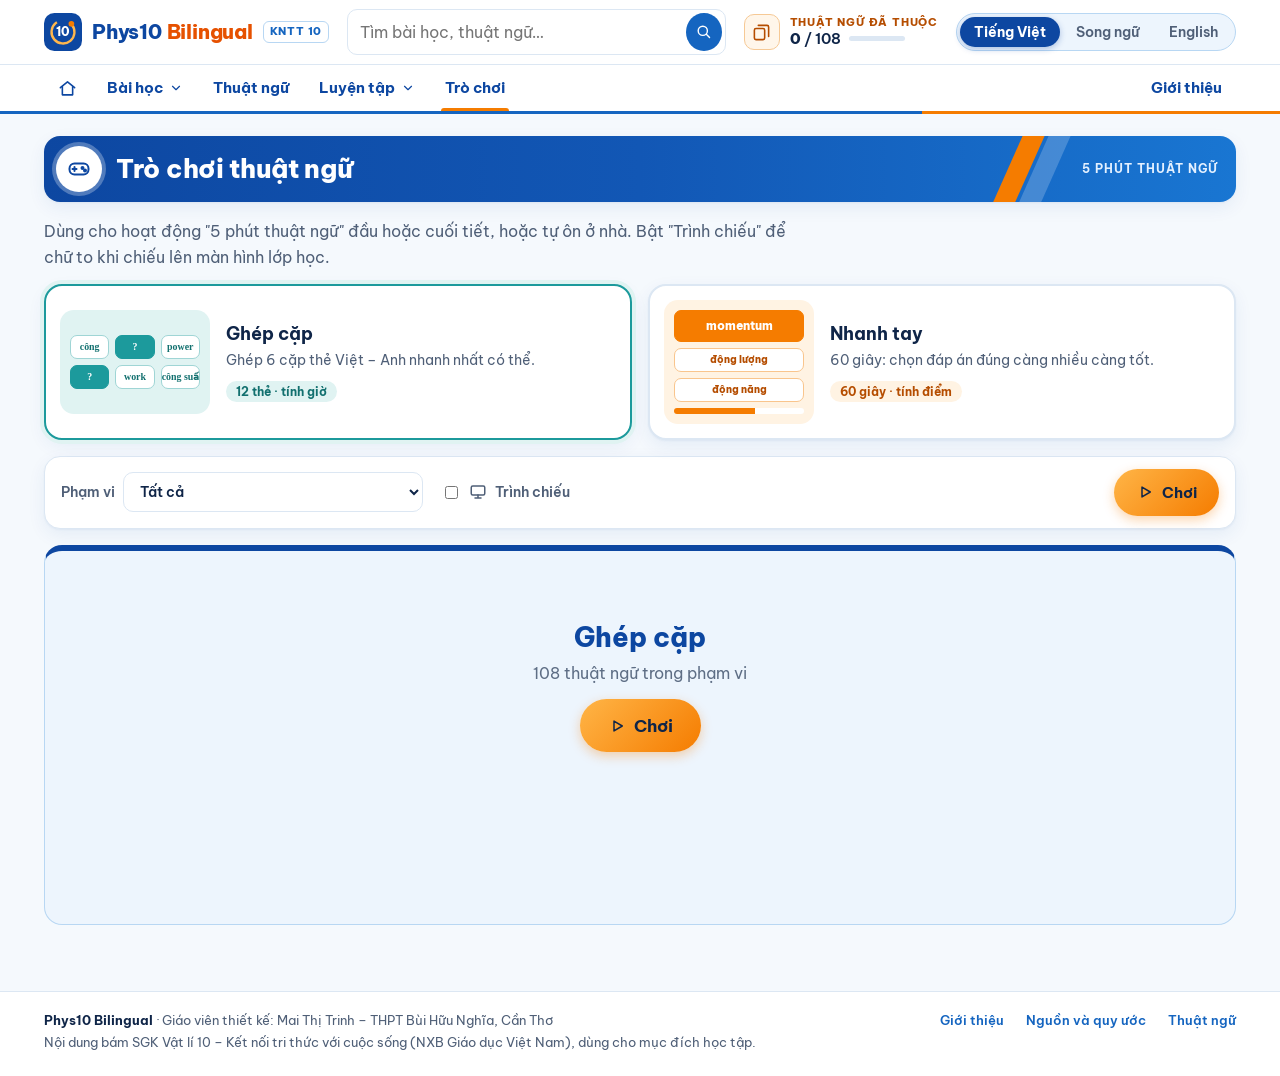
<file: trochoi.html>
<!doctype html>
<html lang="vi">
<head>
<meta charset="utf-8">
<meta name="viewport" content="width=device-width, initial-scale=1">
<title>Trò chơi · Phys10 Bilingual</title>
<meta name="description" content="Học liệu song ngữ Việt – Anh môn Vật lí 10 (SGK Kết nối tri thức với cuộc sống).">
<meta name="theme-color" content="#0D47A1">
<link rel="icon" href="assets/icon.svg" type="image/svg+xml">
<link rel="apple-touch-icon" href="assets/icon-192.png">
<link rel="manifest" href="manifest.webmanifest">
<link rel="preconnect" href="https://fonts.googleapis.com">
<link rel="preconnect" href="https://fonts.gstatic.com" crossorigin>
<link rel="stylesheet" href="https://fonts.googleapis.com/css2?family=Be+Vietnam+Pro:wght@400;500;600;700;800&family=Lora:ital,wght@0,500;0,600;1,500;1,600&family=Charis+SIL:wght@400;700&display=swap" crossorigin>
<link rel="stylesheet" href="assets/app.css">
</head>
<body>
<main id="page" class="wrap"><div id="root"></div></main>
<noscript><p style="padding:20px">Trang này cần bật JavaScript để hiển thị nội dung.</p></noscript>
<script src="data/core.js"></script>
<script src="data/ch4.js"></script>
<script src="data/ch5.js"></script>
<script src="data/ch6.js"></script>
<script src="data/ch7.js"></script>
<script src="assets/app.js"></script>
<script>
(function () {
  const P = P10, E = P.esc, en = P.uiEn();
  const U = {
    title: ['Trò chơi thuật ngữ', 'Term games'], eyebrow: ['5 phút thuật ngữ', '5-minute terms'],
    lead: ['Dùng cho hoạt động "5 phút thuật ngữ" đầu hoặc cuối tiết, hoặc tự ôn ở nhà. Bật "Trình chiếu" để chữ to khi chiếu lên màn hình lớp học.', 'For a "5-minute terms" warm-up or wrap-up in class, or for revision at home. Turn on "Projector" for large text on a classroom screen.'],
    match: ['Ghép cặp', 'Match-up'], rush: ['Nhanh tay', 'Quick-fire'],
    matchD: ['Ghép 6 cặp thẻ Việt – Anh nhanh nhất có thể.', 'Match 6 Vietnamese–English pairs as fast as you can.'],
    rushD: ['60 giây: chọn đáp án đúng càng nhiều càng tốt.', '60 seconds: get as many right as you can.'],
    matchP: ['12 thẻ · tính giờ', '12 cards · timed'], rushP: ['60 giây · tính điểm', '60 seconds · scored'],
    scope: ['Phạm vi', 'Scope'], all: ['Tất cả', 'All'], proj: ['Trình chiếu', 'Projector'],
    mode: ['Kiểu câu hỏi', 'Question type'], mEV: ['Anh → Việt', 'English → Vietnamese'], mVE: ['Việt → Anh', 'Vietnamese → English'], mL: ['Nghe → Việt', 'Listen → Vietnamese'],
    play: ['Chơi', 'Play'], again: ['Chơi lại', 'Play again'], time: ['Thời gian', 'Time'], score: ['Điểm', 'Score'], pairs: ['Cặp', 'Pairs'],
    done: ['Hoàn thành!', 'Finished!'], best: ['Kỉ lục của em', 'Your best'], streak: ['Chuỗi đúng', 'Streak'], maxStreak: ['Chuỗi đúng dài nhất', 'Longest streak'], listen: ['Nghe lại', 'Listen again'],
    need: ['Phạm vi này có ít hơn 6 thuật ngữ, hãy chọn phạm vi rộng hơn.', 'Fewer than 6 terms in this scope – choose a wider scope.'],
    sec: ['giây', 's'], wrongList: ['Cần ôn lại', 'Review these'], inScope: ['thuật ngữ trong phạm vi', 'terms in scope'], miss: ['lần chọn sai', 'mistakes'],
    leave: ['Ván đang chơi sẽ kết thúc khi đổi mức ngôn ngữ. Vẫn đổi?', 'The current game will end if you change the language level. Change anyway?']
  };
  const u = k => en ? U[k][1] : U[k][0];
  P.mount('games', { title: u('title') });
  const root = document.getElementById('root');
  const saved = P.restore ? P.sget('gm', null) : null; P.sset('gm', null);
  const st = Object.assign({ game: P.qs('g') === 'rush' ? 'rush' : 'match', scope: P.qs('l') ? 'l' + P.qs('l') : (P.qs('c') ? 'c' + P.qs('c') : 'all'), mode: 'ev' }, saved || {});
  st.big = P.get('big', false);
  const best = P.get('gbest', {});
  const pool = () => P.allTerms.filter(t => st.scope === 'all' || (st.scope[0] === 'c' ? t.ch === +st.scope.slice(1) : t.l === +st.scope.slice(1)));
  const scopeOpts = `<option value="all">${u('all')}</option>` + P.chapters.map(c => `<optgroup label="${P.ui('chapter')} ${P.ROMAN[c.n]}. ${E(P.T(c.chapter))}"><option value="c${c.n}">${P.ui('chapter')} ${P.ROMAN[c.n]} – ${u('all')}</option>${c.lessons.map(l => `<option value="l${l.n}">${P.ui('lesson')} ${l.n}. ${E(P.T(l))}</option>`).join('')}</optgroup>`).join('');

  root.innerHTML = `<div class="page-hero"><span class="hero-ic">${P.icon('game')}</span><h1>${u('title')}</h1><span class="eyebrow">${u('eyebrow')}</span></div>
    <p class="lead">${u('lead')}</p>
    <div class="gcards">
      <button type="button" class="gcard c5" data-game="match"><span class="gprev m"><i>công</i><i class="x">?</i><i lang="en">power</i><i class="x">?</i><i lang="en">work</i><i>công suất</i></span>
        <span><b>${u('match')}</b><span class="d">${u('matchD')}</span><span class="pill">${u('matchP')}</span></span></button>
      <button type="button" class="gcard c4" data-game="rush"><span class="gprev"><i class="big x" lang="en">momentum</i><i>động lượng</i><i>động năng</i><i class="bar"></i></span>
        <span><b>${u('rush')}</b><span class="d">${u('rushD')}</span><span class="pill">${u('rushP')}</span></span></button></div>
    <div class="card g-set">
      <label for="sc">${u('scope')} <select id="sc">${scopeOpts}</select></label>
      <label for="md" id="modeBox">${u('mode')} <select id="md"><option value="ev">${u('mEV')}</option><option value="ve">${u('mVE')}</option><option value="lv">${u('mL')}</option></select></label>
      <label style="cursor:pointer"><input type="checkbox" id="big"> ${P.icon('screen')} ${u('proj')}</label>
      <span class="spacer"></span><button type="button" class="btn cta" id="play">${P.icon('play')} ${u('play')}</button></div>
    <div class="game-stage" id="stage" aria-live="polite"></div>`;
  const sc = root.querySelector('#sc'), md = root.querySelector('#md'), bigI = root.querySelector('#big'), stage = root.querySelector('#stage');
  sc.value = st.scope; if (!sc.value) { st.scope = 'all'; sc.value = 'all'; }
  md.value = st.mode; if (!md.value) { st.mode = 'ev'; md.value = 'ev'; }
  bigI.checked = st.big; stage.classList.toggle('big', st.big);
  const syncGame = () => { root.querySelectorAll('[data-game]').forEach(b => { const on = b.dataset.game === st.game; b.classList.toggle('on', on); b.setAttribute('aria-pressed', on); }); root.querySelector('#modeBox').style.display = st.game === 'rush' ? '' : 'none'; };
  root.querySelectorAll('[data-game]').forEach(b => b.onclick = () => { st.game = b.dataset.game; syncGame(); intro(); });
  sc.onchange = () => { st.scope = sc.value; intro(); };
  md.onchange = () => { st.mode = md.value; intro(); };
  bigI.onchange = () => { st.big = bigI.checked; P.set('big', st.big); stage.classList.toggle('big', st.big); };
  root.querySelector('#play').onclick = () => start();
  stage.addEventListener('click', e => { if (e.target.closest('[data-play]')) start(); });

  /* Dừng hẳn ván đang chơi: xoá cả đồng hồ, hẹn giờ chuyển câu và khoá bấm */
  let timer = null, tmo = null, running = false;
  const stop = () => {
    if (timer) { clearInterval(timer); timer = null; }
    if (tmo) { clearTimeout(tmo); tmo = null; }
    stage.onclick = null; delete stage.dataset.lock; running = false;
  };
  P.onLang(() => {
    if (running && !confirm(u('leave'))) return false;
    P.sset('gm', { game: st.game, scope: st.scope, mode: st.mode });
  });
  const key = () => `${st.game}-${st.game === 'rush' ? st.mode : ''}-${st.scope}`;
  const playBtn = lbl => `<button type="button" class="btn cta lg" data-play>${P.icon('play')} ${lbl}</button>`;
  const listHTML = ts => `<div class="g-list">${ts.map(t => `<div class="row c${t.ch}"><b class="en" lang="en">${E(t.en)}</b><span>${E(t.vi)}</span><span class="spacer"></span>${P.sayBtn(t.en)}</div>`).join('')}</div>`;

  function intro() {
    stop();
    const n = pool().length, b = best[key()];
    stage.innerHTML = `<div class="g-intro"><div class="t">${st.game === 'match' ? u('match') : u('rush')}</div>
      <p class="muted">${n} ${u('inScope')}${b != null ? ` · ${u('best')}: ${P.num(b)}${st.game === 'match' ? ' ' + u('sec') : ''}` : ''}</p>${playBtn(u('play'))}</div>`;
  }
  function start() {
    stop();
    if (pool().length < 6) { stage.innerHTML = `<p style="padding:30px;text-align:center">${u('need')}</p>`; return; }
    running = true;
    if (st.game === 'match') match(); else rush();
    stage.scrollIntoView({ block: 'nearest' });
  }

  /* ----- Ghép cặp ----- */
  function match() {
    const ts = P.shuffle(pool()).slice(0, 6);
    const cards = P.shuffle(ts.flatMap(t => [{ id: t.id, txt: t.vi, lang: 'vi' }, { id: t.id, txt: t.en, lang: 'en' }]));
    let sel = null, left = 6, miss = 0; const t0 = Date.now();
    stage.innerHTML = `<div class="hud"><span class="pill-h">${u('time')}: <b id="tm">0</b> ${u('sec')}</span><span class="pill-h">${u('pairs')}: <b id="pr">0</b>/6</span></div>
      <div class="mgrid">${cards.map((c, i) => `<button type="button" class="mcard ${c.lang === 'en' ? 'en-c' : ''}" data-i="${i}"${c.lang === 'en' ? ' lang="en"' : ''}>${E(c.txt)}</button>`).join('')}</div>`;
    timer = setInterval(() => { const el = document.getElementById('tm'); if (el) el.textContent = Math.floor((Date.now() - t0) / 1000); }, 250);
    stage.onclick = e => {
      const b = e.target.closest('.mcard'); if (!b || b.classList.contains('gone')) return;
      const c = cards[+b.dataset.i];
      if (c.lang === 'en') P.speak(c.txt);
      if (!sel) { sel = b; b.classList.add('sel'); return; }
      if (sel === b) { b.classList.remove('sel'); sel = null; return; }
      const s = cards[+sel.dataset.i];
      if (s.id === c.id && s.lang !== c.lang) {
        sel.classList.add('gone'); b.classList.add('gone'); sel = null; left--;
        document.getElementById('pr').textContent = 6 - left;
        if (!left) {
          stop(); const sec = Math.round((Date.now() - t0) / 100) / 10;
          if (best[key()] == null || sec < best[key()]) { best[key()] = sec; P.set('gbest', best); }
          stage.innerHTML = `<div class="g-end"><div class="t">${u('done')}</div>
            <p>${u('time')}: <b>${P.num(sec)} ${u('sec')}</b> · ${u('miss')}: ${miss} · ${u('best')}: ${P.num(best[key()])} ${u('sec')}</p>
            ${listHTML(ts)}${playBtn(u('again'))}</div>`;
        }
      } else {
        miss++; const a = sel; a.classList.add('bad'); b.classList.add('bad'); a.classList.remove('sel'); sel = null;
        setTimeout(() => { a.classList.remove('bad'); b.classList.remove('bad'); }, 450);
      }
    };
  }

  /* ----- Nhanh tay ----- */
  function rush() {
    const all = pool(); let score = 0, streak = 0, bestStreak = 0, left = 60, cur = null; const wrong = [];
    stage.innerHTML = `<div class="hud"><span class="pill-h">${u('score')}: <b id="sc2">0</b></span><span class="pill-h">${u('streak')}: <b id="stk">0</b></span><span class="spacer"></span><span class="pill-h"><b id="tl">60</b> ${u('sec')}</span></div>
      <div class="bar"><i id="tb" style="width:100%"></i></div><div class="rush-q" id="rq"></div><div class="rush-opts" id="ro"></div>`;
    const next = () => {
      let t; do { t = all[Math.floor(Math.random() * all.length)]; } while (cur && t === cur.t);
      const opts = P.shuffle([t, ...P.shuffle(all.filter(x => x.id !== t.id && x.vi !== t.vi && x.en !== t.en)).slice(0, 3)]);
      cur = { t, opts };
      const showVi = st.mode === 've';
      document.getElementById('rq').innerHTML = st.mode === 'lv'
        ? `<button type="button" class="btn cta lg" data-say="${E(t.en)}">${P.icon('speak')} ${u('listen')}</button>`
        : `<div class="w"${showVi ? '' : ' lang="en"'}>${E(showVi ? t.vi : t.en)}</div>${showVi ? '' : `<div class="ipa">${E(t.ipa || '')}</div>`}`;
      document.getElementById('ro').innerHTML = opts.map((o, k) => `<button type="button" data-k="${k}"${showVi ? ' lang="en"' : ''}>${E(showVi ? o.en : o.vi)}</button>`).join('');
      if (st.mode === 'lv') P.speak(t.en);
    };
    stage.onclick = e => {
      const b = e.target.closest('#ro button'); if (!b || !cur || stage.dataset.lock) return;
      const ok = cur.opts[+b.dataset.k] === cur.t;
      stage.dataset.lock = 1;
      if (ok) { score++; streak++; bestStreak = Math.max(bestStreak, streak); b.classList.add('right'); }
      else { streak = 0; b.classList.add('wrong'); stage.querySelectorAll('#ro button')[cur.opts.indexOf(cur.t)].classList.add('right'); if (!wrong.includes(cur.t)) wrong.push(cur.t); }
      document.getElementById('sc2').textContent = score; document.getElementById('stk').textContent = streak;
      tmo = setTimeout(() => { tmo = null; delete stage.dataset.lock; if (left > 0) next(); }, ok ? 350 : 900);
    };
    next();
    timer = setInterval(() => {
      left--; const tl = document.getElementById('tl'); if (tl) tl.textContent = left; const tb = document.getElementById('tb'); if (tb) tb.style.width = (left / 60 * 100) + '%';
      if (left <= 0) {
        stop();
        if (best[key()] == null || score > best[key()]) { best[key()] = score; P.set('gbest', best); }
        stage.innerHTML = `<div class="g-end"><div class="t">${u('done')}</div>
          <p>${u('score')}: <b>${score}</b> · ${u('maxStreak')}: ${bestStreak} · ${u('best')}: ${best[key()]}</p>
          ${wrong.length ? `<p class="cap" style="margin-bottom:6px">${u('wrongList')}</p>${listHTML(wrong)}` : ''}${playBtn(u('again'))}</div>`;
      }
    }, 1000);
  }
  syncGame(); intro();
})();
</script>
</body></html>
</file>
<file: assets/app.css>
/* Phys10 Bilingual — giao diện dùng chung
   Nền trắng; khung xanh rất nhạt hoặc cam nhạt; xanh đậm cho dải tiêu đề; cam là điểm nhấn. Mỗi chương một màu. */
:root {
  --ink: #0F2548; --ink2: #4F5F77; --mute: #5E6E85;
  --b9: #0D47A1; --b7: #1565C0; --b5: #1E88E5; --b3: #B8D7F3; --b2: #DCE7F3; --b1: #EDF5FD; --b0: #F6FAFE;
  --o8: #B54D00; --o7: #E65100; --o6: #F57C00; --o5: #FFA726; --o3: #F6C995; --o1: #FFF6EA;
  --en: #A84600;
  --ok: #1F7A48; --ok1: #E3F4EA; --red: #C62828; --red1: #FDECEA;
  --line: #DCE7F3; --bg: #F5F9FD; --card: #FFFFFF;
  --c: #1565C0; --ct: #0D47A1; --cb: #EDF5FD; --cl: #B8D7F3;
  --r: 16px; --r-sm: 10px; --hdr: 64px;
  --shadow: 0 1px 2px rgba(13,71,161,.05), 0 6px 18px rgba(13,71,161,.07);
  --shadow-lg: 0 4px 10px rgba(13,71,161,.08), 0 16px 34px rgba(13,71,161,.12);
  --band: linear-gradient(90deg, #0D47A1, #1257B5 50%, #1976D2);
  --cta: linear-gradient(135deg, #FFB547, #F57C00);
  --font: "Be Vietnam Pro", system-ui, -apple-system, "Segoe UI", Roboto, sans-serif;
  --serif: "Lora", Georgia, "Times New Roman", serif;
  --ipa: "Charis SIL", "Lucida Sans Unicode", "Segoe UI", serif;
  --math: "Cambria Math", "STIX Two Math", "Noto Sans Math", "Times New Roman", serif;
}
/* Màu theo chương */
.c4 { --c: #F57C00; --ct: #B54D00; --cb: #FFF3E3; --cl: #F9C58D; }
.c5 { --c: #1C9A9C; --ct: #12706F; --cb: #E0F3F2; --cl: #9FD5D5; }
.c6 { --c: #5C6BC0; --ct: #3949AB; --cb: #E8EAF6; --cl: #B9C0E6; }
.c7 { --c: #2E9E62; --ct: #1F7A48; --cb: #E3F4EA; --cl: #A6D8BB; }

* { box-sizing: border-box; }
html { -webkit-text-size-adjust: 100%; scroll-behavior: smooth; scroll-padding-top: calc(var(--hdr) + 16px); }
body { margin: 0; font-family: var(--font); font-size: 16px; line-height: 1.65; color: var(--ink); background: var(--bg); }
a { color: var(--b7); }
a:hover { color: var(--b9); }
button { font: inherit; cursor: pointer; color: inherit; }
img, svg { max-width: 100%; }
h1, h2, h3 { line-height: 1.25; margin: 0 0 .5em; color: var(--b9); text-wrap: balance; }
h1 { font-size: clamp(1.5rem, 3.2vw, 2rem); font-weight: 800; letter-spacing: -.3px; }
h2 { font-size: 1.28rem; font-weight: 800; }
h3 { font-size: 1.06rem; font-weight: 700; }
p { margin: 0 0 .8em; }
p, li { text-wrap: pretty; }
[hidden] { display: none !important; }
.sr { position: absolute; width: 1px; height: 1px; overflow: hidden; clip: rect(0 0 0 0); }
:focus-visible { outline: 3px solid var(--o6); outline-offset: 2px; border-radius: 6px; }
.skip { position: absolute; left: 12px; top: -60px; z-index: 100; background: var(--b9); color: #fff; padding: 8px 14px; border-radius: 8px; }
.skip:focus { top: 8px; color: #fff; }

/* ---------- Đầu trang ---------- */
.wrapx { max-width: 1240px; margin: 0 auto; padding: 0 24px; }
.hdr-top { position: sticky; top: 0; z-index: 50; background: #fff; border-bottom: 1px solid var(--line); }
.hdr-row { display: flex; align-items: center; gap: 18px; min-height: var(--hdr); }
.brand { display: flex; align-items: center; gap: 10px; text-decoration: none; color: var(--b9); flex: none; }
.brand svg { flex: none; }
.brand b { font-size: 1.22rem; font-weight: 800; letter-spacing: -.2px; white-space: nowrap; }
.brand b span { color: var(--o7); }
.kntt { font-size: .68rem; font-weight: 800; letter-spacing: .6px; color: var(--b7); border: 1.5px solid var(--b3); border-radius: 6px; padding: 1px 6px; white-space: nowrap; }
.search { position: relative; flex: 1; max-width: 430px; display: flex; margin: 0; }
.search input { width: 100%; border: 1.5px solid var(--line); border-radius: 999px; padding: 9px 46px 9px 16px; background: var(--b0); font: inherit; font-size: .92rem; color: var(--ink); min-width: 0; }
.search input:focus { border-color: var(--b5); outline: none; box-shadow: 0 0 0 3px var(--b1); background: #fff; }
.search > button { position: absolute; right: 4px; top: 4px; bottom: 4px; width: 36px; border: 0; border-radius: 50%; background: var(--b7); color: #fff; display: grid; place-items: center; }
.search > button svg { width: 17px; height: 17px; }
.s-panel { position: absolute; top: calc(100% + 8px); left: 0; width: min(560px, calc(100vw - 32px)); background: #fff; border: 1px solid var(--line); border-top: 3px solid var(--o6); border-radius: 14px; box-shadow: var(--shadow-lg); padding: 6px; z-index: 70; }
.s-row { display: grid; grid-template-columns: 92px minmax(0, 1fr); gap: 0 10px; align-items: center; padding: 8px 10px; border-radius: 10px; text-decoration: none; color: var(--ink); }
.s-row:hover, .s-row:focus-visible { background: var(--cb); color: var(--ink); }
.s-row .pill { justify-self: start; }
.s-row b { display: block; font-weight: 700; line-height: 1.3; }
.s-row .sub { font-size: .82rem; color: var(--mute); }
.s-row .sub .en { font-size: .9rem; }
.s-none { padding: 10px 12px; font-size: .9rem; color: var(--ink2); }
.hdr-known { display: flex; align-items: center; gap: 10px; text-decoration: none; color: var(--ink); flex: none; margin-left: auto; }
.hdr-known .ic { width: 36px; height: 36px; border-radius: 10px; background: var(--o1); border: 1px solid var(--o3); color: var(--o8); display: grid; place-items: center; }
.hdr-known .ic svg { width: 19px; height: 19px; }
.hdr-known small { display: block; font-size: .66rem; font-weight: 800; letter-spacing: .8px; text-transform: uppercase; color: var(--o8); line-height: 1.2; }
.hdr-known .kn { display: flex; align-items: center; gap: 8px; font-size: .92rem; font-weight: 600; line-height: 1.3; }
.hdr-known b { font-weight: 800; }
.kbar { display: inline-block; width: 56px; height: 5px; border-radius: 99px; background: var(--b2); overflow: hidden; }
.kbar i { display: block; height: 100%; background: linear-gradient(90deg, var(--o5), var(--o6)); border-radius: 99px; }
.seg { display: flex; gap: 2px; padding: 3px; border-radius: 999px; background: var(--b1); border: 1px solid var(--b3); flex: none; }
.seg button { border: 0; background: transparent; border-radius: 999px; padding: 7px 14px; font-weight: 600; font-size: .86rem; color: var(--ink2); white-space: nowrap; line-height: 1.2; }
.seg button:hover { color: var(--b9); }
.seg button.on { background: var(--b9); color: #fff; font-weight: 700; box-shadow: 0 2px 6px rgba(13,71,161,.3); }
.seg .sm { display: none; }
.icon-btn { display: none; border: 0; background: var(--b1); color: var(--b9); width: 40px; height: 40px; border-radius: 12px; place-items: center; flex: none; }
.icon-btn svg { width: 20px; height: 20px; }

.menu { background: #fff; position: relative; z-index: 45; border-bottom: 3px solid var(--b7); border-image: linear-gradient(90deg, var(--b7) 72%, var(--o6) 72%) 1; }
.menu-row { display: flex; align-items: stretch; gap: 2px; min-height: 46px; position: relative; }
.menu a { text-decoration: none; }
.mi { display: flex; }
.menu-row > a, .mi > a { display: flex; align-items: center; gap: 6px; padding: 0 14px; font-weight: 700; color: var(--b9); font-size: .95rem; border-radius: 8px 8px 0 0; position: relative; white-space: nowrap; }
.menu-row > a:hover, .mi > a:hover, .mi:focus-within > a { background: var(--b1); }
.menu-row > a svg { width: 19px; height: 19px; }
.mi > a svg { width: 14px; height: 14px; transition: transform .2s; }
.mi:hover > a svg, .mi:focus-within > a svg { transform: rotate(180deg); }
.menu .on::after { content: ""; position: absolute; left: 10px; right: 10px; bottom: 0; height: 3px; border-radius: 3px 3px 0 0; background: var(--o6); }
.menu .grow { flex: 1; }
.dd { position: absolute; left: 24px; right: 24px; top: 100%; background: #fff; border: 1px solid var(--line); border-top: 3px solid var(--o6); border-radius: 0 0 20px 20px; box-shadow: var(--shadow-lg); padding: 18px; display: grid; gap: 16px; opacity: 0; visibility: hidden; transform: translateY(-4px); transition: opacity .18s, transform .18s, visibility .18s; }
.mi:hover .dd, .mi:focus-within .dd { opacity: 1; visibility: visible; transform: none; }
.dd.cols { grid-template-columns: repeat(4, minmax(0, 1fr)); }
.dd-h { display: flex; align-items: center; gap: 10px; padding: 6px; border-radius: 12px; color: var(--ink); font-weight: 700; line-height: 1.3; margin-bottom: 4px; }
.dd-h small { display: block; font-size: .7rem; font-weight: 800; letter-spacing: .6px; text-transform: uppercase; color: var(--ct); }
.dd-l { display: flex; gap: 8px; align-items: baseline; padding: 5px 6px; border-radius: 8px; color: var(--ink2); font-size: .9rem; font-weight: 500; line-height: 1.35; }
.dd-l b { flex: none; min-width: 28px; text-align: center; font-size: .78rem; font-weight: 800; background: var(--cb); color: var(--ct); border-radius: 6px; padding: 1px 0; }
.dd-l svg { width: 15px; height: 15px; color: var(--ok); flex: none; align-self: center; }
.ok-ic { display: inline-grid; width: 16px; height: 16px; color: var(--ok); flex: none; align-self: center; }
.ok-ic svg { width: 100%; height: 100%; }
.dd-h:hover, .dd-l:hover { background: var(--cb); color: var(--ink); }
.dd-p { display: flex; align-items: center; gap: 12px; padding: 12px; border: 1.5px solid var(--line); border-radius: 14px; color: var(--ink); font-weight: 700; line-height: 1.3; }
.dd-p small { display: block; font-weight: 500; color: var(--mute); font-size: .8rem; }
.dd-p:hover { background: var(--cb); border-color: var(--c); color: var(--ink); }
.ch-ic { width: 40px; height: 40px; border-radius: 12px; background: var(--c); color: #fff; display: grid; place-items: center; flex: none; box-shadow: 0 3px 8px rgba(15,37,72,.14); }
.ch-ic svg { width: 21px; height: 21px; }
.ch-ic.sm { width: 32px; height: 32px; border-radius: 10px; }
.ch-ic.sm svg { width: 17px; height: 17px; }
.offline { background: var(--o1); color: var(--o8); font-weight: 700; font-size: .85rem; padding: 6px 12px; text-align: center; border-bottom: 1px solid var(--o3); }
.wrap { max-width: 1240px; margin: 0 auto; padding: 22px 24px 56px; }
.tabbar { display: none; }

/* ---------- Thành phần ---------- */
.card { background: var(--card); border: 1.5px solid var(--line); border-radius: var(--r); box-shadow: var(--shadow); padding: 18px 20px; }
.lift { transition: transform .15s, box-shadow .15s, border-color .15s; }
.lift:hover { transform: translateY(-3px); box-shadow: var(--shadow-lg); border-color: var(--c); }
.grid { display: grid; gap: 14px; }
.g2 { grid-template-columns: repeat(auto-fit, minmax(260px, 1fr)); }
.g4 { grid-template-columns: repeat(4, minmax(0, 1fr)); }
.btn { display: inline-flex; align-items: center; justify-content: center; gap: 8px; border: 2px solid var(--b7); background: var(--b7); color: #fff; font-weight: 700; padding: 9px 20px; border-radius: 999px; text-decoration: none; font-size: .95rem; white-space: nowrap; transition: transform .15s, box-shadow .15s, background .15s; }
.btn:hover { background: var(--b9); border-color: var(--b9); color: #fff; transform: translateY(-1px); }
.btn svg { width: 18px; height: 18px; flex: none; }
.btn.ghost { background: #fff; color: var(--b7); border-color: var(--b3); }
.btn.ghost:hover { background: var(--b1); color: var(--b9); border-color: var(--b7); }
.btn.cta { background: var(--cta); border: 0; color: var(--ink); padding: 11px 22px; box-shadow: 0 4px 12px rgba(245,124,0,.32); }
.btn.cta:hover { color: var(--ink); box-shadow: 0 6px 16px rgba(245,124,0,.42); transform: translateY(-2px); }
.btn.sm { padding: 6px 14px; font-size: .85rem; }
.btn.lg { padding: 13px 28px; font-size: 1.05rem; }
.btn[disabled] { opacity: .45; cursor: not-allowed; }
.chips { display: flex; flex-wrap: wrap; gap: 8px; }
.chip { display: inline-flex; align-items: center; gap: 7px; border: 1.5px solid var(--line); background: #fff; border-radius: 999px; padding: 6px 14px; font-weight: 600; font-size: .88rem; color: var(--ink2); white-space: nowrap; text-decoration: none; }
.chip:hover { border-color: var(--b5); color: var(--b9); }
.chip.on { background: var(--b9); border-color: var(--b9); color: #fff; }
.chip .dot { width: 9px; height: 9px; border-radius: 50%; background: var(--c); }
.chip svg { width: 16px; height: 16px; }
.pill { display: inline-block; font-size: .72rem; font-weight: 700; color: var(--ct); background: var(--cb); border-radius: 999px; padding: 2px 10px; white-space: nowrap; line-height: 1.5; }
.pill.ok { color: var(--ok); background: var(--ok1); }
.pill.plain { color: var(--ink2); background: #EEF2F7; }
.muted { color: var(--mute); }
.small { font-size: .88rem; }
.row { display: flex; align-items: center; gap: 10px; flex-wrap: wrap; }
.spacer { flex: 1; }
.cap { font-size: .72rem; font-weight: 800; letter-spacing: 1px; text-transform: uppercase; color: var(--o8); margin: 0 0 8px; }
.crumb { font-size: .86rem; color: var(--mute); margin-bottom: 10px; }
.crumb a { color: var(--mute); }
input[type=search], input[type=text], select { font: inherit; border: 1.5px solid var(--line); border-radius: 10px; padding: 9px 12px; background: #fff; color: var(--ink); min-width: 0; max-width: 100%; }
input[type=search]:focus, input[type=text]:focus, select:focus { border-color: var(--b5); outline: none; box-shadow: 0 0 0 3px var(--b1); }
.en { font-family: var(--serif); font-style: italic; color: var(--en); }
.ipa { font-family: var(--ipa); color: var(--ink2); font-style: normal; }
.vi-hint { display: none; margin-top: 6px; padding: 8px 12px; background: var(--o1); border-left: 3px solid var(--o6); border-radius: 0 8px 8px 0; color: var(--ink2); font-style: normal; font-family: var(--font); font-size: .95rem; }
.vi-hint.show { display: block; }
.hint-btn { border: 1px solid var(--o3); background: var(--o1); color: var(--o8); border-radius: 6px; font-size: .7rem; font-weight: 800; padding: 1px 7px; margin-left: 6px; vertical-align: middle; font-style: normal; font-family: var(--font); }
.pbar { height: 6px; border-radius: 99px; background: var(--b2); overflow: hidden; }
.pbar i { display: block; height: 100%; border-radius: 99px; background: var(--c); }
.num-dot { flex: none; width: 26px; height: 26px; border-radius: 50%; background: var(--b5); color: #fff; font-weight: 800; font-size: .84rem; display: inline-grid; place-items: center; }

/* Dải tiêu đề trang */
.page-hero { position: relative; display: flex; align-items: center; gap: 14px; min-height: 66px; padding: 10px 18px 10px 12px; border-radius: 16px; background: var(--band); color: #fff; overflow: hidden; margin-bottom: 16px; box-shadow: var(--shadow); }
.page-hero h1 { color: #fff; margin: 0; font-size: clamp(1.2rem, 2.6vw, 1.6rem); }
.page-hero .hero-ic { width: 46px; height: 46px; border-radius: 50%; background: #fff; color: var(--b9); display: grid; place-items: center; flex: none; box-shadow: 0 0 0 4px rgba(255,255,255,.28); }
.page-hero .hero-ic svg { width: 24px; height: 24px; }
.page-hero .eyebrow { margin-left: auto; position: relative; padding-left: 74px; font-size: .74rem; font-weight: 700; letter-spacing: 1px; text-transform: uppercase; white-space: nowrap; color: #E3F0FF; }
.page-hero .eyebrow::before { content: ""; position: absolute; left: 0; top: -40px; bottom: -40px; width: 22px; background: var(--o6); transform: skewX(-24deg); box-shadow: 26px 0 0 rgba(255,255,255,.2); }
.lead { color: var(--ink2); max-width: 760px; }

/* Khung có nhãn */
.panel { background: var(--b1); border: 1.5px solid var(--b3); border-radius: var(--r); padding: 14px 18px; position: relative; }
.panel.orange { background: var(--o1); border-color: var(--o3); }
.panel.has-lab { padding-top: 26px; margin-top: 28px; }
.lab { position: absolute; top: -16px; left: 14px; display: inline-flex; align-items: center; gap: 8px; background: linear-gradient(90deg, #0D47A1, #1976D2); color: #fff; font-weight: 700; font-size: .88rem; line-height: 1.3; padding: 5px 16px 5px 5px; border-radius: 999px; box-shadow: 0 2px 8px rgba(13,71,161,.25); max-width: calc(100% - 28px); }
.lab svg { width: 24px; height: 24px; padding: 4px; background: #fff; color: var(--b9); border-radius: 50%; flex: none; }
.lab .en { color: #FFE2BF; }
.lab.orange { background: linear-gradient(90deg, #D84315, #EF6C00); }
.lab.orange svg { color: #D84315; }

/* Công thức, thuật ngữ */
.m { font-family: var(--math); font-style: normal; white-space: nowrap; }
.m sub, .m sup { font-size: .72em; }
.vec { display: inline-block; position: relative; padding-top: .28em; line-height: 1; }
.vec::before { content: "→"; position: absolute; top: -.42em; left: 50%; transform: translateX(-50%) scaleX(.9); font-size: .72em; line-height: 1; }
.term { background: linear-gradient(transparent 62%, #FFD9A8 62%); color: inherit; font-weight: 600; border: 0; padding: 0 1px; cursor: pointer; border-radius: 2px; font-style: inherit; font-family: inherit; font-size: inherit; text-align: inherit; }
.term:hover { background: #FFD9A8; }
.pop { position: absolute; z-index: 80; width: min(330px, calc(100vw - 24px)); background: #fff; border: 1px solid var(--line); border-top: 4px solid var(--o6); border-radius: 14px; box-shadow: var(--shadow-lg); padding: 12px 14px; font-size: .92rem; font-style: normal; color: var(--ink); }
.pop .en-t { font-size: 1.15rem; font-weight: 800; color: var(--b9); }
.say { border: 0; background: var(--c); color: #fff; border-radius: 999px; width: 34px; height: 34px; display: inline-grid; place-items: center; vertical-align: middle; flex: none; box-shadow: 0 2px 6px rgba(15,37,72,.18); transition: transform .15s; }
.say:hover { transform: scale(1.08); }
.say svg { width: 17px; height: 17px; }

/* ---------- Trang chủ ---------- */
.hero { position: relative; display: grid; grid-template-columns: minmax(0, 1.05fr) minmax(0, .95fr); gap: 30px; background: #fff; border: 1.5px solid var(--line); border-radius: 22px; box-shadow: var(--shadow); padding: 44px 30px 26px; overflow: hidden; margin-bottom: 20px; }
.hero::before { content: ""; position: absolute; left: 0; right: 0; top: 0; height: 12px; background: var(--band); }
.hero::after { content: ""; position: absolute; right: 54px; top: 0; width: 22px; height: 34px; background: var(--o6); transform: skewX(-24deg); transform-origin: top; box-shadow: -32px 0 0 var(--b7); }
.eyebrow-pill { display: inline-block; font-size: .72rem; font-weight: 800; letter-spacing: 1px; text-transform: uppercase; color: var(--b9); background: var(--b1); border: 1px solid var(--b3); border-radius: 999px; padding: 5px 14px; }
.hero h1 { font-size: clamp(1.9rem, 4.4vw, 2.9rem); letter-spacing: -.6px; margin: 16px 0 10px; }
.hero h1 span { color: var(--o7); }
.hero .lead { font-size: 1.02rem; margin-bottom: 0; }
.cont { display: flex; align-items: center; gap: 14px; background: var(--o1); border: 1.5px solid var(--o3); border-radius: 16px; padding: 14px 16px; margin-top: 20px; flex-wrap: wrap; }
.cont-t { flex: 1; min-width: 190px; }
.cont-t small { display: block; font-size: .68rem; font-weight: 800; letter-spacing: .9px; text-transform: uppercase; color: var(--o8); }
.cont-t b { display: block; font-size: 1.05rem; line-height: 1.3; color: var(--ink); margin: 2px 0 8px; }
.cont-t .pbar { max-width: 220px; display: inline-block; width: 46%; vertical-align: middle; margin-right: 8px; }
.cont-t .pbar i { background: linear-gradient(90deg, var(--o5), var(--o6)); }
.levels { align-self: start; margin-top: 16px; }
.lv { display: flex; gap: 12px; width: 100%; text-align: left; background: #fff; border: 1.5px solid var(--line); border-radius: 14px; padding: 11px 14px; margin-bottom: 8px; color: var(--ink); align-items: flex-start; line-height: 1.5; transition: border-color .15s, box-shadow .15s; }
.lv:hover { border-color: var(--b5); }
.lv b { display: block; font-size: .84rem; color: var(--b9); }
.lv .t { display: block; font-size: .93rem; }
.lv .t .en { display: block; }
.lv.on { border-color: var(--o6); box-shadow: 0 0 0 3px rgba(245,124,0,.16); }
.lv.on b { color: var(--o8); }
.lv.on .num-dot { background: var(--o6); }
.tiles { display: grid; grid-template-columns: repeat(4, minmax(0, 1fr)); gap: 14px; margin-bottom: 26px; }
.tile { display: flex; flex-direction: column; align-items: center; text-align: center; gap: 4px; text-decoration: none; color: var(--ink); padding: 20px 14px; }
.tile .ic { width: 58px; height: 58px; border-radius: 18px; background: var(--cb); color: var(--ct); border: 1.5px solid var(--cl); display: grid; place-items: center; margin-bottom: 6px; }
.tile .ic svg { width: 28px; height: 28px; }
.tile b { font-size: 1.05rem; color: var(--ink); }
.tile span { font-size: .86rem; color: var(--mute); line-height: 1.45; }
.sec-head { display: flex; align-items: baseline; gap: 12px; flex-wrap: wrap; margin: 0 0 14px; }
.sec-head h2 { margin: 0; }
.sec-head a { margin-left: auto; font-weight: 700; text-decoration: none; display: inline-flex; align-items: center; gap: 6px; }
.sec-head a svg { width: 16px; height: 16px; }
.chap { display: flex; flex-direction: column; background: #fff; border: 1.5px solid var(--line); border-top: 5px solid var(--c); border-radius: var(--r); box-shadow: var(--shadow); overflow: hidden; }
.chap-art { display: block; background: var(--cb); }
.pic { display: block; width: 100%; height: auto; aspect-ratio: 720 / 390; object-fit: cover; background: var(--cb); }
.dict { display: inline-flex; gap: 6px; flex-wrap: wrap; font-style: normal; font-family: var(--font); }
.dict a { display: inline-flex; align-items: center; gap: 3px; font-size: .74rem; font-weight: 700; color: var(--b7); background: var(--b1); border: 1px solid var(--b3); border-radius: 999px; padding: 1px 9px; text-decoration: none; white-space: nowrap; line-height: 1.6; }
.dict a:hover { background: var(--b7); color: #fff; border-color: var(--b7); }
.dict a svg { width: 11px; height: 11px; }
.chap-b { padding: 0 18px 16px; display: flex; flex-direction: column; gap: 4px; flex: 1; }
.chap-b .ch-ic { margin-top: -22px; border: 3px solid #fff; width: 46px; height: 46px; border-radius: 14px; }
.chap-b small { font-size: .74rem; font-weight: 800; letter-spacing: .5px; text-transform: uppercase; color: var(--ct); margin-top: 6px; }
.chap-b h3 { margin: 0; font-size: 1.12rem; }
.chap-b h3 a { color: var(--ink); text-decoration: none; }
.chap-b h3 a:hover { color: var(--ct); }
.chap-ls { list-style: none; margin: 8px 0 10px; padding: 0; font-size: .9rem; flex: 1; }
.chap-ls a { display: flex; gap: 8px; align-items: baseline; padding: 5px 4px; border-top: 1px dashed var(--line); text-decoration: none; color: var(--ink2); font-weight: 500; line-height: 1.4; border-radius: 6px; }
.chap-ls a:hover { color: var(--ct); background: var(--cb); }
.chap-ls b { flex: none; min-width: 26px; color: var(--ct); font-weight: 800; }
.chap-ls span { flex: 1; }
.chap-b .pbar { margin-top: auto; }
.chap-b .st { font-size: .82rem; color: var(--mute); margin-top: 4px; }

/* ---------- Danh sách bài ---------- */
.ch-sec { padding: 0; overflow: hidden; margin-bottom: 18px; border-top: 5px solid var(--c); }
.ch-sec-h { display: grid; grid-template-columns: 180px minmax(0, 1fr) auto; gap: 18px; align-items: center; padding: 14px 20px 14px 14px; background: linear-gradient(90deg, var(--cb), #fff 70%); }
.ch-sec-h .pic { border-radius: 12px; }
.ch-sec-h small { font-size: .74rem; font-weight: 800; letter-spacing: .5px; text-transform: uppercase; color: var(--ct); }
.ch-sec-h h2 { margin: 2px 0; color: var(--ink); }
.ch-sec-h .pbar { max-width: 200px; margin-top: 8px; }
.l-rows { padding: 6px 12px 12px; }
.l-row { display: flex; align-items: center; gap: 14px; padding: 10px; border-top: 1px dashed var(--line); text-decoration: none; color: var(--ink); border-radius: 12px; }
.l-row:first-child { border-top: 0; }
.l-row:hover { background: var(--cb); color: var(--ink); }
.l-n { flex: none; width: 42px; height: 42px; border-radius: 12px; background: var(--cb); color: var(--ct); font-weight: 800; display: grid; place-items: center; font-size: 1.02rem; border: 1.5px solid var(--cl); }
.l-t { flex: 1; min-width: 0; line-height: 1.35; }
.l-t b { display: block; font-weight: 700; }
.l-t .en { font-size: .92rem; }
.l-pg { font-size: .82rem; color: var(--mute); white-space: nowrap; }
.l-st { display: inline-flex; align-items: center; gap: 5px; font-size: .82rem; font-weight: 700; color: var(--ok); white-space: nowrap; min-width: 58px; justify-content: flex-end; }
.l-st svg { width: 17px; height: 17px; }

/* ---------- Trang bài học ---------- */
.lesson-grid { display: grid; grid-template-columns: 232px minmax(0, 1fr) 272px; gap: 22px; align-items: start; }
.l-side, .l-aside { position: sticky; top: calc(var(--hdr) + 14px); max-height: calc(100vh - var(--hdr) - 28px); overflow-y: auto; }
.l-side-h { display: flex; align-items: center; gap: 10px; margin-bottom: 10px; line-height: 1.3; }
.l-side-h small { display: block; font-size: .72rem; font-weight: 800; letter-spacing: .5px; text-transform: uppercase; color: var(--ct); }
.l-side-h b { font-size: 1rem; }
.l-side ol { list-style: none; margin: 0 0 12px; padding: 0; }
.l-side ol a { display: block; padding: 8px 12px; border-radius: 12px; text-decoration: none; color: var(--ink2); font-size: .92rem; line-height: 1.35; border-left: 4px solid transparent; }
.l-side ol a small { display: flex; align-items: center; gap: 5px; font-weight: 800; font-size: .74rem; color: var(--mute); }
.l-side ol a:hover { background: #fff; color: var(--ink); }
.l-side ol a.on { background: #fff; color: var(--ink); font-weight: 700; border-left-color: var(--c); box-shadow: var(--shadow); }
.l-side ol a.on small { color: var(--ct); }
.l-side .st { font-size: .82rem; color: var(--mute); margin: 6px 0 12px; }
.l-main { padding: 22px 28px 26px; min-width: 0; }
.lesson-head { background: var(--band); color: #fff; border-radius: 14px; padding: 16px 22px 15px; position: relative; overflow: hidden; margin-bottom: 14px; }
.lesson-head::after { content: ""; position: absolute; right: 34px; top: -10px; bottom: -10px; width: 30px; background: var(--o6); transform: skewX(-24deg); box-shadow: 40px 0 0 rgba(255,255,255,.16); }
.lesson-head h1 { color: #fff; margin: 4px 0 2px; position: relative; z-index: 1; padding-right: 120px; }
.lesson-head .sub { color: #FFD9A8; padding-right: 120px; font-family: var(--serif); font-style: italic; font-size: 1.08rem; position: relative; z-index: 1; }
.lesson-head .meta { font-size: .78rem; font-weight: 700; letter-spacing: .8px; text-transform: uppercase; color: #CFE4FF; position: relative; z-index: 1; }
.lv-hint { display: flex; align-items: center; gap: 10px; background: var(--b0); border: 1px solid var(--b2); border-radius: 12px; padding: 8px 12px; font-size: .88rem; color: var(--ink2); margin-bottom: 16px; }
.lv-hint .num-dot { width: 24px; height: 24px; background: var(--o6); }
.goals ul, .summary ul { margin: 0; padding-left: 20px; }
.goals li, .summary li { margin-bottom: 4px; }
.blk { margin: 0 0 16px; }
.blk.panel.has-lab { margin-top: 30px; }
.sec-title { display: table; font-size: 1.22rem; font-weight: 800; color: var(--b9); margin: 30px 0 14px; padding-bottom: 5px; border-bottom: 3px solid var(--o6); }
.sec-title .en { font-size: 1.05rem; font-weight: 600; margin-top: 2px; }
.bi > .en { margin-top: 6px; padding-left: 12px; border-left: 3px solid var(--o3); }
.formula { border: 1.5px solid var(--b3); border-radius: 14px; background: #fff; overflow: hidden; }
.formula .fx { display: flex; align-items: center; gap: 12px; padding: 16px 18px; background: var(--b1); }
.formula .fx .m { font-size: 1.42rem; color: var(--b9); white-space: normal; }
.formula .no { margin-left: auto; font-size: .8rem; font-weight: 800; color: var(--b7); background: #fff; border: 1px solid var(--b3); border-radius: 999px; padding: 1px 10px; white-space: nowrap; }
.formula .fd { padding: 10px 18px 6px; font-size: .95rem; }
.formula table { width: 100%; border-collapse: collapse; font-size: .9rem; }
.formula td { padding: 6px 18px; border-top: 1px solid var(--b1); vertical-align: top; }
.formula td:first-child { width: 1%; white-space: nowrap; font-weight: 700; color: var(--b9); }
.formula td:last-child { width: 1%; white-space: nowrap; color: var(--mute); }
.ex { border: 1.5px solid var(--line); border-radius: 14px; background: #fff; box-shadow: var(--shadow); }
.ex .q { padding: 14px 18px; }
.ex details { border-top: 1px dashed var(--b3); }
.ex summary { padding: 10px 18px; cursor: pointer; font-weight: 700; color: var(--b7); }
.ex .a { padding: 0 18px 14px; color: var(--ink); }
.ex .a .en { margin-top: 6px; padding-left: 12px; border-left: 3px solid var(--o3); }
.tbl { overflow-x: auto; border: 1.5px solid var(--line); border-radius: 14px; }
.tbl table { width: 100%; border-collapse: collapse; font-size: .92rem; background: #fff; }
.tbl th { background: var(--b7); color: #fff; text-align: left; padding: 9px 12px; font-weight: 700; }
.tbl th .en { color: #FFE2BF; }
.tbl td { padding: 8px 12px; border-top: 1px solid var(--line); vertical-align: top; }
.tbl tr:nth-child(even) td { background: var(--b0); }
.ngoai { position: relative; }
.ngoai::after { content: "Ngoài SGK"; position: absolute; top: -9px; right: 12px; background: #fff; border: 1px solid #C9D3E0; color: var(--ink2); font-size: .66rem; font-weight: 800; padding: 0 7px; border-radius: 6px; letter-spacing: .3px; font-family: var(--font); font-style: normal; }
html[lang=en] .ngoai::after { content: "Beyond textbook"; }
.l-nav { display: flex; gap: 10px; flex-wrap: wrap; margin-top: 26px; }
.l-aside .mini { background: #fff; border: 1.5px solid var(--line); border-radius: 14px; padding: 10px 12px; margin-bottom: 8px; line-height: 1.4; }
.mini .top { display: flex; align-items: flex-start; gap: 8px; }
.mini b { font-weight: 700; }
.mini .en { display: block; }
.mini .ipa { font-size: .84rem; }
.mini .say { width: 30px; height: 30px; }
.next-box { margin-top: 30px; }
.next-box a.nx { display: flex; align-items: center; gap: 10px; background: #fff; border: 1.5px solid var(--o3); border-radius: 12px; padding: 9px 12px; text-decoration: none; color: var(--ink); line-height: 1.35; margin-bottom: 8px; font-weight: 700; font-size: .92rem; }
.next-box a.nx small { display: block; font-weight: 500; color: var(--mute); font-size: .78rem; }
.next-box a.nx svg { width: 18px; height: 18px; color: var(--o8); flex: none; }
.next-box a.nx:hover { border-color: var(--o6); }

/* ---------- Câu hỏi ---------- */
.q-item { background: #fff; border: 1.5px solid var(--line); border-radius: var(--r); padding: 14px 16px; margin-bottom: 12px; }
.q-item .qt { font-weight: 600; margin-bottom: 10px; }
.q-item .qt .en { font-weight: 500; }
.q-item .qt .num { display: inline-grid; place-items: center; min-width: 28px; height: 28px; border-radius: 50%; background: var(--b5); color: #fff; font-size: .85rem; font-weight: 800; margin-right: 8px; }
.opts { display: grid; gap: 7px; }
.opt { display: flex; gap: 10px; align-items: flex-start; text-align: left; width: 100%; border: 1.5px solid var(--line); background: #fff; border-radius: 12px; padding: 9px 12px; color: var(--ink); transition: border-color .12s, background .12s; }
.opt:hover:not(:disabled) { border-color: var(--b5); background: var(--b0); }
.opt:disabled { cursor: default; }
.opt .k { flex: none; width: 26px; height: 26px; border-radius: 50%; border: 1.5px solid var(--b3); display: grid; place-items: center; font-weight: 800; font-size: .82rem; color: var(--b9); background: #fff; }
.opt.sel { border-color: var(--b7); background: var(--b1); }
.opt.sel .k { background: var(--b7); border-color: var(--b7); color: #fff; }
.opt.right { border-color: var(--ok); background: var(--ok1); }
.opt.right .k { background: var(--ok); color: #fff; border-color: var(--ok); }
.opt.wrong { border-color: var(--red); background: var(--red1); }
.opt.wrong .k { background: var(--red); color: #fff; border-color: var(--red); }
.why { margin-top: 10px; padding: 9px 12px; border-radius: 10px; background: var(--ok1); font-size: .93rem; }
.why.bad { background: var(--red1); }
.why .en { margin-top: 4px; }
.tf-row { display: grid; grid-template-columns: auto minmax(0, 1fr) auto; gap: 10px; align-items: center; padding: 9px 0; border-top: 1px dashed var(--line); }
.tf-k { font-weight: 800; color: var(--b7); }
.tf-btns { display: flex; gap: 6px; }
.tf-btns button { border: 1.5px solid var(--line); background: #fff; border-radius: 999px; padding: 5px 14px; font-weight: 700; font-size: .85rem; color: var(--ink2); }
.tf-btns button:hover:not(:disabled) { border-color: var(--b5); }
.tf-btns button.sel { background: var(--b7); border-color: var(--b7); color: #fff; }
.tf-btns button.right { background: var(--ok); border-color: var(--ok); color: #fff; }
.tf-btns button.wrong { background: var(--red); border-color: var(--red); color: #fff; }
.tf-row .why { grid-column: 1 / -1; margin-top: 0; }
.score { font-size: 2.6rem; font-weight: 800; color: var(--b9); line-height: 1; }

/* ---------- Luyện tập ---------- */
.prac { display: flex; flex-direction: column; text-decoration: none; color: var(--ink); background: #fff; border: 1.5px solid var(--line); border-top: 5px solid var(--c); border-radius: var(--r); box-shadow: var(--shadow); overflow: hidden; }
.prac:hover { color: var(--ink); }
.prac .b { padding: 14px 18px 16px; display: flex; flex-direction: column; gap: 6px; flex: 1; }
.prac small { font-size: .74rem; font-weight: 800; letter-spacing: .5px; text-transform: uppercase; color: var(--ct); }
.prac h3 { margin: 0; color: var(--ink); }
.prac .btn { align-self: flex-start; margin-top: 8px; }
.quiz-strip { position: sticky; top: var(--hdr); z-index: 30; display: flex; align-items: center; gap: 14px; flex-wrap: wrap; background: var(--band); color: #fff; border-radius: 0 0 16px 16px; padding: 10px 16px; margin: -22px 0 18px; box-shadow: var(--shadow-lg); }
.quiz-strip h1 { color: #fff; font-size: 1.1rem; margin: 0; flex: 1; min-width: 180px; }
.quiz-strip h1 small { display: block; font-size: .72rem; font-weight: 700; letter-spacing: .8px; text-transform: uppercase; color: #CFE4FF; }
.quiz-strip a { color: #CFE4FF; }
.quiz-grid .q-item { scroll-margin-top: calc(var(--hdr) + 84px); }
.quiz-strip .done { font-weight: 700; font-size: .9rem; white-space: nowrap; }
.quiz-strip .pbar { width: 90px; background: rgba(255,255,255,.3); display: inline-block; vertical-align: middle; margin-left: 8px; }
.quiz-strip .pbar i { background: var(--o5); }
.quiz-grid { display: grid; grid-template-columns: 220px minmax(0, 1fr); gap: 22px; align-items: start; }
.qmap { position: sticky; top: calc(var(--hdr) + 70px); padding: 14px; }
.qmap .cap { margin-top: 10px; }
.qmap .cap:first-child { margin-top: 0; }
.qmap .nums { display: flex; flex-wrap: wrap; gap: 6px; }
.qmap a { width: 32px; height: 32px; border-radius: 9px; border: 1.5px solid var(--line); display: grid; place-items: center; font-weight: 700; font-size: .84rem; color: var(--ink2); text-decoration: none; background: #fff; }
.qmap a.did { background: var(--b1); border-color: var(--b5); color: var(--b9); }
.qmap a.right { background: var(--ok); border-color: var(--ok); color: #fff; }
.qmap a.wrong { background: var(--red); border-color: var(--red); color: #fff; }
.qmap a.part { background: var(--o5); border-color: var(--o6); color: var(--ink); }
.part-h { display: flex; align-items: center; gap: 10px; margin: 26px 0 4px; }
.part-h:first-child { margin-top: 0; }
.part-h h2 { margin: 0; }
.result { display: grid; grid-template-columns: auto minmax(0, 1fr) auto; gap: 20px; align-items: center; border-top: 5px solid var(--o6); margin-bottom: 18px; }
.result .parts { display: flex; gap: 8px; flex-wrap: wrap; }

/* ---------- Thuật ngữ ---------- */
.g-hero { display: flex; align-items: center; gap: 20px; flex-wrap: wrap; background: linear-gradient(100deg, var(--o1), #fff 55%, var(--b1)); border: 1.5px solid var(--line); border-radius: 20px; padding: 22px 26px; margin-bottom: 16px; }
.g-hero h1 { margin: 2px 0 0; }
.g-hero .en { font-size: 1.1rem; }
.g-hero p { margin: 8px 0 0; color: var(--ink2); max-width: 620px; }
.g-modes { display: flex; gap: 8px; flex-wrap: wrap; margin-left: auto; }
.g-modes .btn.on { background: var(--b9); border-color: var(--b9); color: #fff; }
.g-filter { display: flex; gap: 10px; flex-wrap: wrap; align-items: center; margin-bottom: 12px; }
.search-in { position: relative; flex: 1; min-width: 220px; }
.search-in svg { position: absolute; left: 14px; top: 50%; transform: translateY(-50%); width: 18px; height: 18px; color: var(--mute); pointer-events: none; }
.search-in input { width: 100%; border-radius: 999px; padding: 11px 16px 11px 42px; }
.g-filter select { max-width: 320px; border-radius: 999px; padding: 11px 14px; }
.term-list { display: grid; gap: 14px; grid-template-columns: repeat(auto-fill, minmax(270px, 1fr)); margin-top: 12px; }
.tcard { background: #fff; border: 1.5px solid var(--line); border-top: 4px solid var(--c); border-radius: 14px; padding: 12px 14px 14px; display: flex; flex-direction: column; gap: 5px; box-shadow: var(--shadow); }
.tcard .top { display: flex; gap: 8px; align-items: center; min-height: 26px; }
.tcard .hw { font-weight: 800; font-size: 1.08rem; line-height: 1.3; color: var(--ink); }
.tcard .sw { font-size: 1.02rem; line-height: 1.35; }
.tcard .sw:not(.en) { color: var(--ink2); }
.tcard .say-row { display: flex; align-items: center; gap: 10px; margin: 4px 0 2px; }
.tcard .sym { align-self: flex-start; font-size: .82rem; background: #EEF2F7; color: var(--ink2); border-radius: 8px; padding: 1px 9px; }
.tcard .def { font-size: .9rem; color: var(--ink2); }
.tcard .exm { font-size: .88rem; }
.tcard .exm .muted { font-family: var(--font); font-style: normal; }
.tcard .ft { margin-top: auto; padding-top: 4px; font-size: .84rem; }
.kn-t { display: inline-flex; align-items: center; gap: 5px; cursor: pointer; font-size: .76rem; font-weight: 700; color: var(--mute); border: 1.5px solid var(--line); border-radius: 999px; padding: 1px 10px 1px 6px; user-select: none; }
.kn-t input { accent-color: var(--ok); margin: 0; }
.tcard.known .kn-t { color: var(--ok); background: var(--ok1); border-color: transparent; }
.tcard.focus { outline: 3px solid var(--o6); outline-offset: 2px; }
.flash { perspective: 1000px; max-width: 540px; margin: 0 auto; }
.flash .inner { position: relative; height: 290px; transition: transform .5s; transform-style: preserve-3d; cursor: pointer; }
.flash.flip .inner { transform: rotateY(180deg); }
.flash .face { position: absolute; inset: 0; backface-visibility: hidden; -webkit-backface-visibility: hidden; border-radius: 22px; display: flex; flex-direction: column; align-items: center; justify-content: center; text-align: center; padding: 22px; gap: 8px; box-shadow: var(--shadow-lg); }
.flash .front { background: #fff; border: 2px solid var(--b3); border-top: 8px solid var(--c); }
.flash .front .w { font-size: 2rem; font-weight: 800; color: var(--ink); line-height: 1.2; }
.flash .back { background: var(--o1); border: 2px solid var(--o3); border-top: 8px solid var(--o6); transform: rotateY(180deg); }
.flash .back .w { font-size: 1.6rem; font-weight: 800; color: var(--ink); line-height: 1.25; }
.flash .w.en { font-weight: 600; }

/* ---------- Trò chơi ---------- */
.gcards { display: grid; grid-template-columns: repeat(2, minmax(0, 1fr)); gap: 16px; margin-bottom: 16px; }
.gcard { display: grid; grid-template-columns: 150px minmax(0, 1fr); gap: 16px; align-items: center; text-align: left; background: #fff; border: 2px solid var(--line); border-radius: 18px; padding: 14px; color: var(--ink); box-shadow: var(--shadow); line-height: 1.45; }
.gcard:hover { border-color: var(--c); }
.gcard.on { border-color: var(--c); box-shadow: 0 0 0 4px var(--cb), var(--shadow); }
.gcard b { display: block; font-size: 1.15rem; }
.gcard .d { font-size: .9rem; color: var(--ink2); display: block; margin: 2px 0 8px; }
.gprev { background: var(--cb); border-radius: 14px; padding: 10px; display: grid; gap: 6px; min-height: 104px; align-content: center; }
.gprev.m { grid-template-columns: repeat(3, 1fr); }
.gprev i { display: block; height: 24px; border-radius: 7px; background: #fff; border: 1.5px solid var(--cl); font-style: normal; font-size: .62rem; font-weight: 800; color: var(--ct); text-align: center; line-height: 21px; overflow: hidden; }
.gprev i.x { background: var(--c); border-color: var(--c); color: #fff; }
.gprev .big { height: 32px; line-height: 29px; font-size: .78rem; }
.gprev .bar { height: 6px; border: 0; background: linear-gradient(90deg, var(--c) 62%, #fff 62%); border-radius: 99px; }
.g-set { display: flex; gap: 12px 18px; flex-wrap: wrap; align-items: center; padding: 12px 16px; margin-bottom: 16px; }
.g-set label { font-size: .86rem; font-weight: 600; color: var(--ink2); display: inline-flex; align-items: center; gap: 8px; }
.g-set label svg { width: 18px; height: 18px; }
.g-set label { max-width: 100%; min-width: 0; }
.g-set select { min-width: 0; max-width: 300px; }
.game-stage { background: var(--b1); border: 1.5px solid var(--b3); border-top: 6px solid var(--b9); border-radius: 18px; padding: 18px; color: var(--ink); min-height: 380px; }
.game-stage.big { font-size: 1.35rem; }
.g-intro, .g-end { text-align: center; padding: 46px 10px; }
.g-intro .t, .g-end .t { font-size: 1.7em; font-weight: 800; color: var(--b9); }
.g-end .t { color: var(--o7); }
.g-list { max-width: 540px; margin: 0 auto 18px; text-align: left; background: #fff; border: 1.5px solid var(--line); border-radius: 14px; padding: 4px 14px; }
.g-list .row { border-top: 1px dashed var(--line); padding: 7px 0; }
.g-list .row:first-child { border-top: 0; }
.hud { display: flex; gap: 10px; flex-wrap: wrap; align-items: center; margin-bottom: 14px; }
.hud .pill-h { background: #fff; border: 1.5px solid var(--b3); color: var(--b9); padding: 6px 14px; border-radius: 999px; font-weight: 700; }
.hud .pill-h b { color: var(--o7); }
.mgrid { display: grid; grid-template-columns: repeat(4, 1fr); gap: 10px; }
.mcard { min-height: 88px; border: 2px solid var(--b3); border-radius: 14px; background: #fff; color: var(--ink); font-weight: 700; padding: 8px; font-size: .95rem; line-height: 1.25; transition: transform .15s, background .15s; box-shadow: 0 3px 0 var(--b3); }
.big .mcard { font-size: 1.2rem; min-height: 116px; }
.mcard.en-c { background: var(--o1); border-color: var(--o3); box-shadow: 0 3px 0 var(--o3); color: var(--en); font-family: var(--serif); font-style: italic; font-size: 1.02rem; }
.big .mcard.en-c { font-size: 1.28rem; }
.mcard.sel { outline: 4px solid var(--o6); transform: scale(1.03); }
.mcard.gone { visibility: hidden; }
.mcard.bad { background: #FFCDD2; }
.rush-q { text-align: center; padding: 18px 10px 22px; }
.rush-q .w { font-size: 2.1rem; font-weight: 800; color: var(--b9); line-height: 1.2; }
.big .rush-q .w { font-size: 3rem; }
.rush-opts { display: grid; grid-template-columns: 1fr 1fr; gap: 10px; }
.rush-opts button { border: 2px solid var(--b3); border-radius: 14px; padding: 14px 10px; font-weight: 700; background: #fff; color: var(--ink); font-size: 1rem; box-shadow: 0 3px 0 var(--b3); }
.rush-opts button:hover { border-color: var(--b5); }
.big .rush-opts button { font-size: 1.35rem; padding: 20px 10px; }
.rush-opts button.right { background: var(--ok1); border-color: var(--ok); box-shadow: 0 3px 0 var(--ok); }
.rush-opts button.wrong { background: #FFCDD2; border-color: var(--red); box-shadow: 0 3px 0 var(--red); }
.bar { height: 8px; background: #fff; border: 1px solid var(--b3); border-radius: 999px; overflow: hidden; }
.bar i { display: block; height: 100%; background: linear-gradient(90deg, var(--o5), var(--o6)); transition: width .25s linear; }

/* ---------- Giới thiệu, chân trang ---------- */
.about { display: grid; grid-template-columns: auto minmax(0, 1fr); gap: 16px; margin-bottom: 14px; }
.about h2 { margin-bottom: 6px; font-size: 1.15rem; }
.about p { margin: 0; }
.about .ch-ic { background: var(--b1); color: var(--b9); border: 1.5px solid var(--b3); box-shadow: none; }
.foot { border-top: 1px solid var(--line); background: #fff; margin-top: 10px; padding: 18px 0 22px; font-size: .84rem; color: var(--ink2); }
.foot-row { display: flex; gap: 12px 30px; flex-wrap: wrap; align-items: flex-start; }
.foot-row > div:first-child { flex: 1; min-width: 260px; }
.foot b { color: var(--ink); }
.foot-links { display: flex; gap: 6px 22px; flex-wrap: wrap; font-weight: 600; }
.foot-links a { text-decoration: none; }

/* ---------- Màn hình vừa và nhỏ ---------- */
@media (max-width: 1180px) {
  .lesson-grid { grid-template-columns: minmax(0, 1fr) 260px; }
  .l-side { display: none; }
  .g4 { grid-template-columns: repeat(2, minmax(0, 1fr)); }
  .hdr-known small { display: none; }
}
@media (max-width: 980px) {
  .hero { grid-template-columns: 1fr; gap: 10px; }
  .hdr-known { display: none; }
  .dd.cols { grid-template-columns: repeat(2, minmax(0, 1fr)); }
  .quiz-grid { grid-template-columns: 1fr; }
  .qmap { position: static; }
}
@media (max-width: 860px) {
  .lesson-grid { grid-template-columns: 1fr; }
  .l-aside { position: static; max-height: none; }
  .l-aside .minis { display: grid; grid-template-columns: repeat(auto-fill, minmax(230px, 1fr)); gap: 8px; }
  .l-aside .mini { margin: 0; }
  .ch-sec-h { grid-template-columns: 120px minmax(0, 1fr); }
  .ch-sec-h .btn { grid-column: 1 / -1; justify-self: start; }
  .gcards { grid-template-columns: 1fr; }
}
@media (max-width: 760px) {
  :root { --hdr: 56px; }
  body { padding-bottom: 66px; }
  .wrapx { padding: 0 14px; }
  .wrap { padding: 16px 14px 40px; }
  .hdr-row { gap: 8px; flex-wrap: wrap; }
  .menu, .kntt { display: none; }
  .brand b { font-size: 1.06rem; }
  .brand svg { width: 34px; height: 34px; }
  .icon-btn { display: grid; margin-left: auto; }
  .search { display: none; order: 9; flex-basis: 100%; max-width: none; margin-bottom: 10px; }
  .hdr-top.s-open .search { display: flex; }
  .s-panel { width: 100%; }
  .seg .lg { display: none; }
  .seg .sm { display: inline; }
  .seg button { padding: 7px 9px; font-size: .76rem; }
  .tabbar { display: grid; grid-template-columns: repeat(5, 1fr); position: fixed; left: 0; right: 0; bottom: 0; z-index: 60; background: #fff; border-top: 1px solid var(--line); box-shadow: 0 -4px 16px rgba(15,37,72,.08); padding-bottom: env(safe-area-inset-bottom); }
  .tabbar a { display: flex; flex-direction: column; align-items: center; gap: 2px; padding: 8px 2px 6px; font-size: .68rem; font-weight: 700; color: var(--ink2); text-decoration: none; line-height: 1.2; }
  .tabbar a svg { width: 22px; height: 22px; }
  .tabbar a.on { color: var(--b9); }
  .tabbar a.on svg { color: var(--o6); }
  .hero { padding: 34px 16px 18px; border-radius: 18px; }
  .hero::after { right: 30px; }
  .tiles { grid-template-columns: repeat(2, minmax(0, 1fr)); gap: 10px; }
  .tile { padding: 14px 8px; }
  .g4 { grid-template-columns: 1fr; }
  .page-hero .eyebrow { display: none; }
  .l-main { padding: 14px 14px 20px; }
  .lesson-head { padding: 14px 16px; }
  .lesson-head::after { display: none; }
  .lesson-head h1, .lesson-head .sub { padding-right: 0; }
  .l-pg { display: none; }
  .l-row { gap: 10px; padding: 9px 4px; }
  .quiz-strip { margin: -16px -14px 16px; border-radius: 0; padding: 8px 14px; }
  .quiz-strip h1 { font-size: .98rem; min-width: 0; }
  .quiz-strip .pbar { display: none; }
  .result { grid-template-columns: 1fr; gap: 12px; }
  .tf-row { grid-template-columns: auto minmax(0, 1fr); }
  .tf-btns { grid-column: 2; }
  .gcard { grid-template-columns: 96px minmax(0, 1fr); gap: 12px; }
  .g-set label[for] { display: flex; width: 100%; }
  .g-set select { flex: 1; width: 100%; max-width: none; }
  .mgrid { grid-template-columns: repeat(3, 1fr); }
  .about { grid-template-columns: 1fr; gap: 8px; }
  .foot { padding-bottom: 16px; }
}
@media (max-width: 520px) {
  .rush-opts { grid-template-columns: 1fr; }
  .ch-sec-h { grid-template-columns: 1fr; }
  .ch-sec-h .pic { display: none; }
  .formula .fx .m { font-size: 1.22rem; }
  .game-stage { padding: 12px; }
}
@media (max-width: 430px) {
  .brand b span { display: none; }
  .chip { white-space: normal; text-align: left; line-height: 1.3; }
}
@media (prefers-reduced-motion: reduce) {
  html { scroll-behavior: auto; }
  *, *::before, *::after { transition: none !important; animation: none !important; }
}
@media print {
  .hdr-top, .menu, .tabbar, .foot-links, .hint-btn, .say, .l-side, .l-nav, .lv-hint, .quiz-strip, .qmap, .skip, .offline { display: none !important; }
  body { background: #fff; padding: 0; }
  .lesson-grid { display: block; }
  .card, .chap, .tcard, .ex { box-shadow: none; }
  .wrap { padding: 0; }
}
</file>
